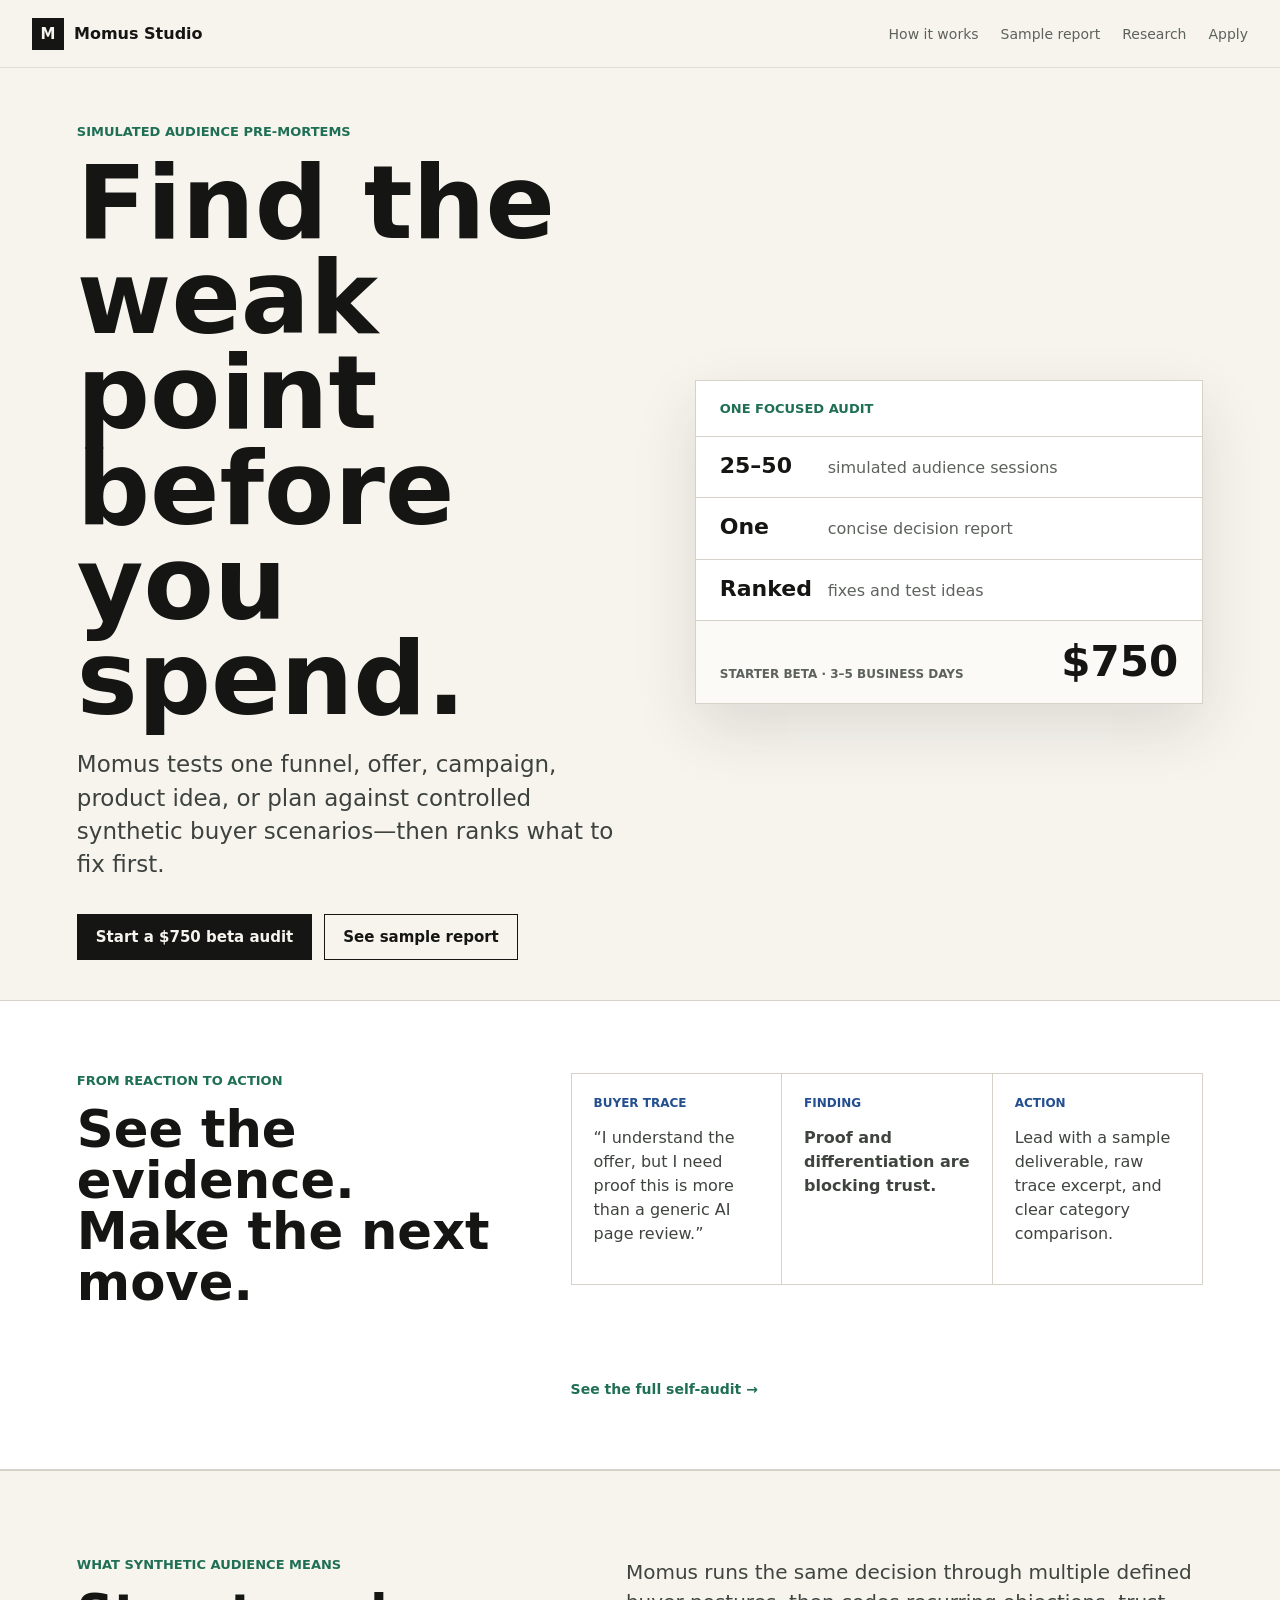
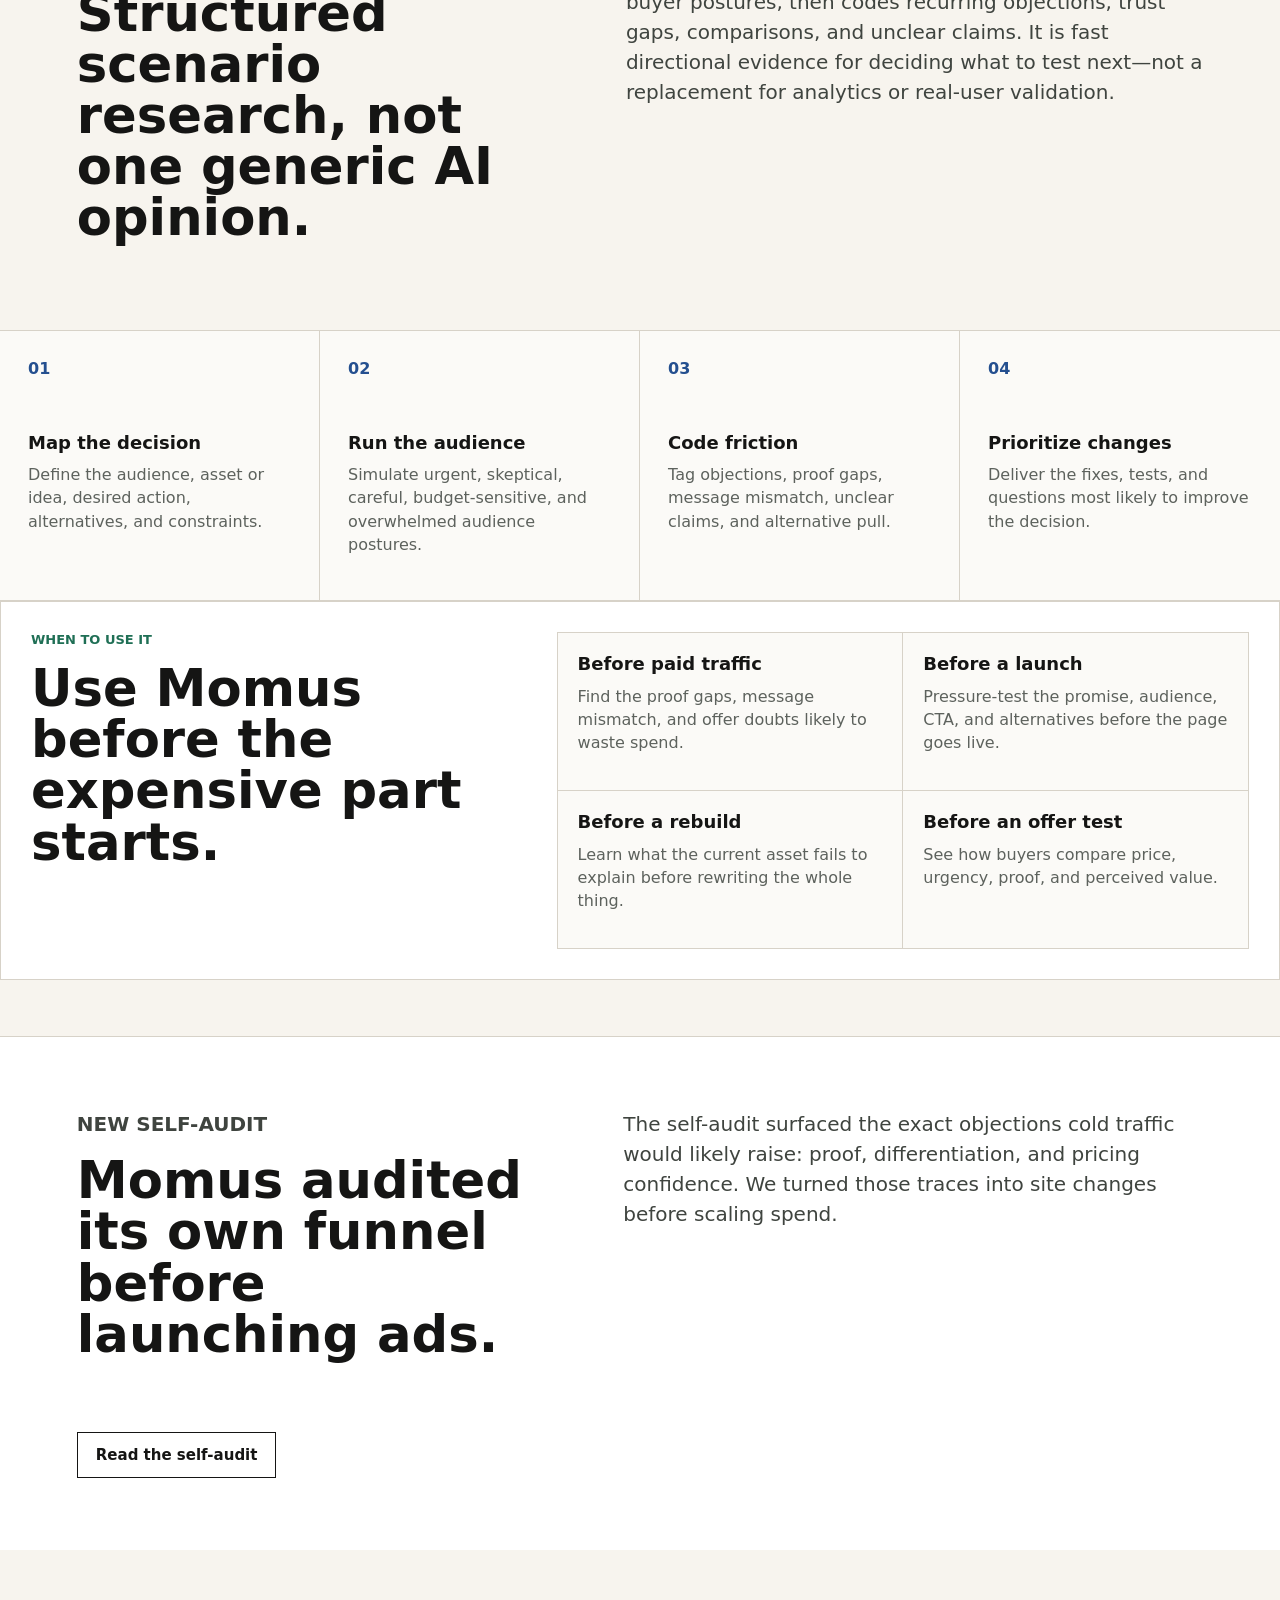
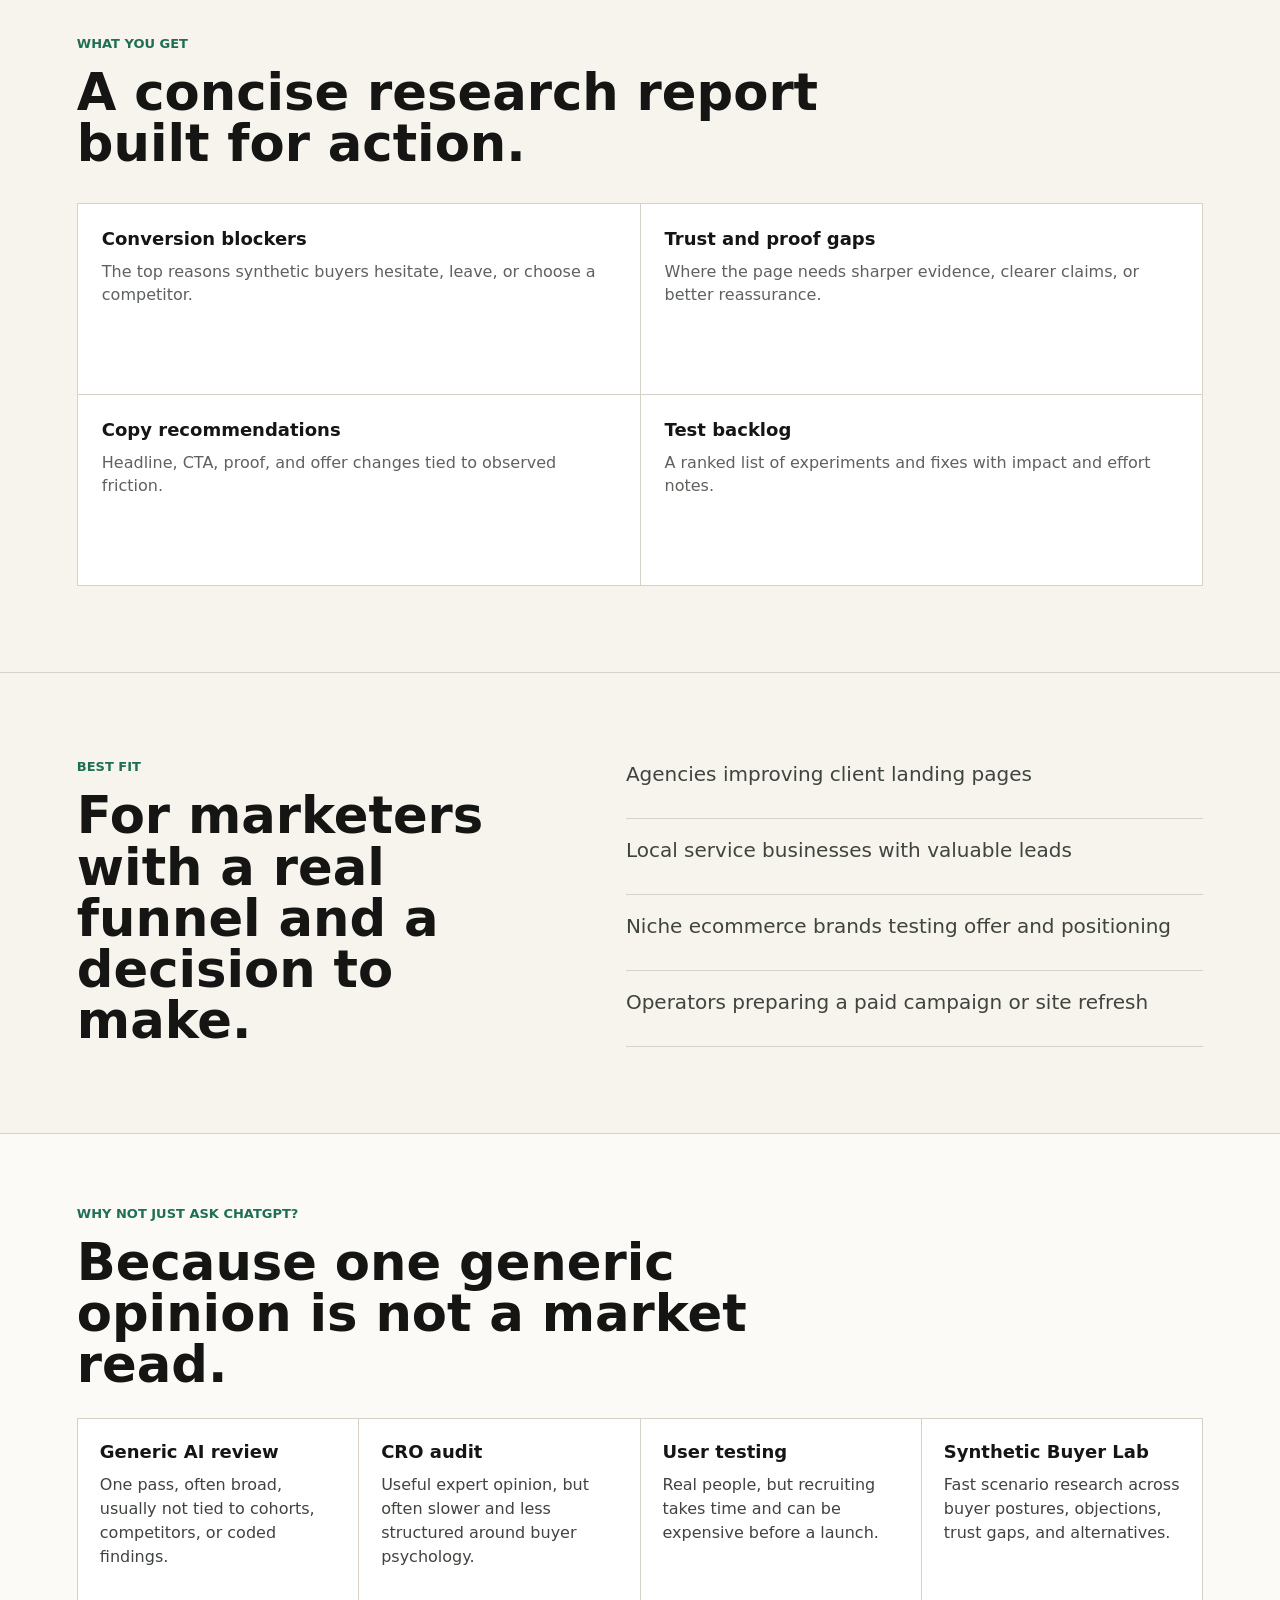
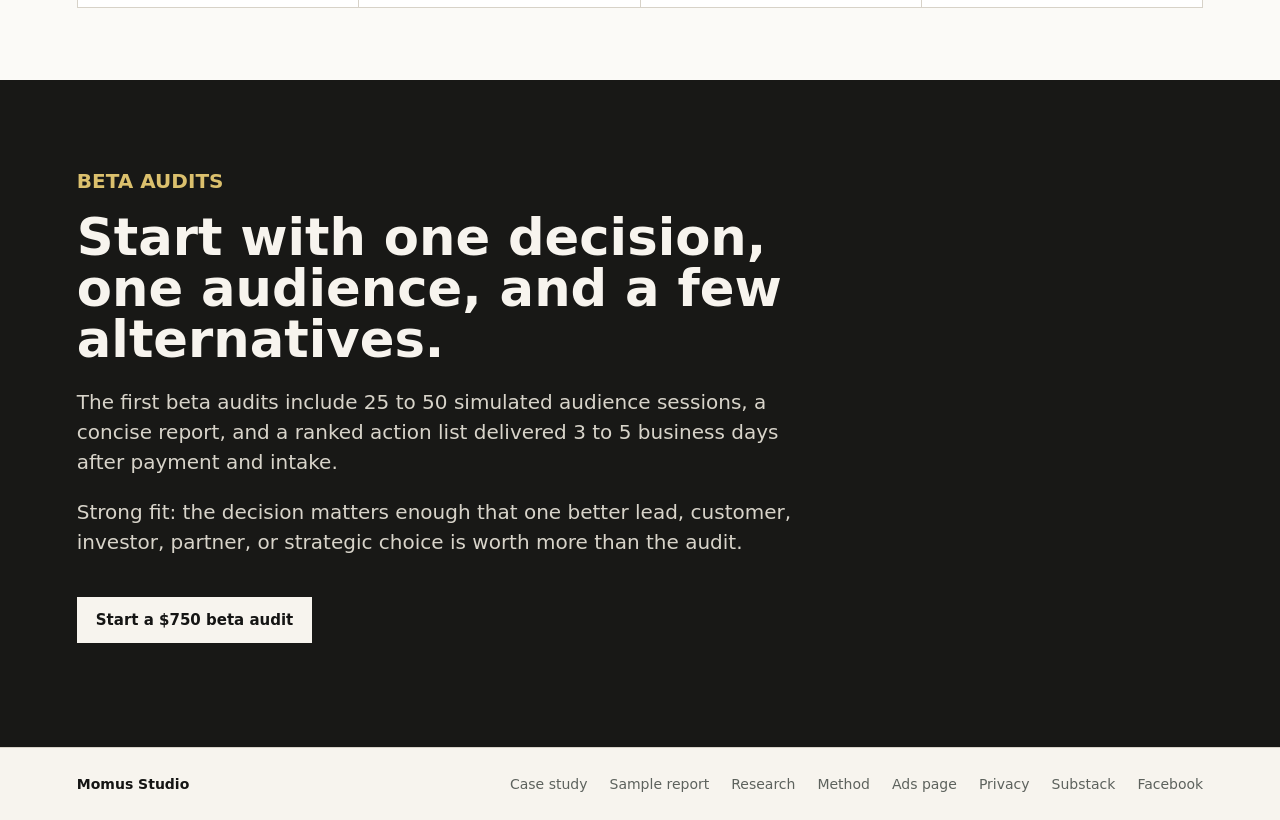
<file: index.html>
<!doctype html>
<html lang="en">
  <head>
    <meta charset="utf-8" />
    <meta name="viewport" content="width=device-width, initial-scale=1" />
    <title>Momus Studio | Synthetic Buyer Research</title>
    <meta
      name="description"
      content="Momus Studio runs simulated audience pre-mortems for funnels, offers, campaigns, product ideas, and business plans so you can find likely failure points before the market tells you."
    />
    <link rel="stylesheet" href="./styles.css" />
    <script src="./analytics.js" defer></script>
  </head>
  <body>
    <header class="site-header">
      <a class="brand" href="#top" aria-label="Momus Studio home">
        <span class="brand-mark">M</span>
        <span>Momus Studio</span>
      </a>
      <nav aria-label="Primary navigation">
        <a href="./method.html">How it works</a>
        <a href="./sample-report.html">Sample report</a>
        <a href="./research.html">Research</a>
        <a href="./apply.html">Apply</a>
      </nav>
    </header>

    <main id="top">
      <section class="hero" aria-labelledby="hero-title">
        <div class="hero-copy">
          <p class="eyebrow">Simulated audience pre-mortems</p>
          <h1 id="hero-title">Find the weak point before you spend.</h1>
          <p class="lede">
            Momus tests one funnel, offer, campaign, product idea, or plan against controlled
            synthetic buyer scenarios—then ranks what to fix first.
          </p>
          <div class="actions" aria-label="Primary actions">
            <a class="button primary" href="./apply.html">Start a $750 beta audit</a>
            <a class="button secondary" href="./sample-report.html">See sample report</a>
          </div>
        </div>
        <div class="hero-offer" aria-label="Beta audit at a glance">
          <p class="section-label">One focused audit</p>
          <ul>
            <li><strong>25–50</strong><span>simulated audience sessions</span></li>
            <li><strong>One</strong><span>concise decision report</span></li>
            <li><strong>Ranked</strong><span>fixes and test ideas</span></li>
          </ul>
          <div class="hero-offer-price">
            <span>Starter beta · 3–5 business days</span>
            <strong>$750</strong>
          </div>
        </div>
      </section>

      <section class="proof-path proof-path-early" aria-label="Trace to recommendation example">
        <div>
          <p class="section-label">From reaction to action</p>
          <h2>See the evidence. Make the next move.</h2>
        </div>
        <div class="proof-steps">
          <article>
            <span>Buyer trace</span>
            <p>“I understand the offer, but I need proof this is more than a generic AI page review.”</p>
          </article>
          <article>
            <span>Finding</span>
            <p><strong>Proof and differentiation are blocking trust.</strong></p>
          </article>
          <article>
            <span>Action</span>
            <p>Lead with a sample deliverable, raw trace excerpt, and clear category comparison.</p>
          </article>
        </div>
        <a class="proof-link" href="./case-study.html">See the full self-audit →</a>
      </section>

      <section class="intro" id="lab">
        <div>
          <p class="section-label">What synthetic audience means</p>
          <h2>Structured scenario research, not one generic AI opinion.</h2>
        </div>
        <p>
          Momus runs the same decision through multiple defined buyer postures, then codes recurring
          objections, trust gaps, comparisons, and unclear claims. It is fast directional evidence
          for deciding what to test next—not a replacement for analytics or real-user validation.
        </p>
      </section>

      <section class="process" aria-label="Synthetic Buyer Lab process">
        <article>
          <span>01</span>
          <h3>Map the decision</h3>
          <p>Define the audience, asset or idea, desired action, alternatives, and constraints.</p>
        </article>
        <article>
          <span>02</span>
          <h3>Run the audience</h3>
          <p>Simulate urgent, skeptical, careful, budget-sensitive, and overwhelmed audience postures.</p>
        </article>
        <article>
          <span>03</span>
          <h3>Code friction</h3>
          <p>Tag objections, proof gaps, message mismatch, unclear claims, and alternative pull.</p>
        </article>
        <article>
          <span>04</span>
          <h3>Prioritize changes</h3>
          <p>Deliver the fixes, tests, and questions most likely to improve the decision.</p>
        </article>
      </section>

      <section class="use-case-band compact-use-cases" aria-labelledby="use-cases-title">
        <div>
          <p class="section-label">When to use it</p>
          <h2 id="use-cases-title">Use Momus before the expensive part starts.</h2>
        </div>
        <div class="use-case-grid">
          <article>
            <h3>Before paid traffic</h3>
            <p>Find the proof gaps, message mismatch, and offer doubts likely to waste spend.</p>
          </article>
          <article>
            <h3>Before a launch</h3>
            <p>Pressure-test the promise, audience, CTA, and alternatives before the page goes live.</p>
          </article>
          <article>
            <h3>Before a rebuild</h3>
            <p>Learn what the current asset fails to explain before rewriting the whole thing.</p>
          </article>
          <article>
            <h3>Before an offer test</h3>
            <p>See how buyers compare price, urgency, proof, and perceived value.</p>
          </article>
        </div>
      </section>

      <section class="case-promo" aria-label="Momus Studio self-audit case study">
        <div>
          <p class="section-label">New self-audit</p>
          <h2>Momus audited its own funnel before launching ads.</h2>
        </div>
        <p>
          The self-audit surfaced the exact objections cold traffic would likely raise: proof,
          differentiation, and pricing confidence. We turned those traces into site changes before
          scaling spend.
        </p>
        <a class="button secondary" href="./case-study.html">Read the self-audit</a>
      </section>

      <section class="deliverables" id="deliverables">
        <p class="section-label">What you get</p>
        <h2>A concise research report built for action.</h2>
        <div class="deliverable-grid">
          <div>
            <h3>Conversion blockers</h3>
            <p>The top reasons synthetic buyers hesitate, leave, or choose a competitor.</p>
          </div>
          <div>
            <h3>Trust and proof gaps</h3>
            <p>Where the page needs sharper evidence, clearer claims, or better reassurance.</p>
          </div>
          <div>
            <h3>Copy recommendations</h3>
            <p>Headline, CTA, proof, and offer changes tied to observed friction.</p>
          </div>
          <div>
            <h3>Test backlog</h3>
            <p>A ranked list of experiments and fixes with impact and effort notes.</p>
          </div>
        </div>
      </section>

      <section class="fit">
        <div>
          <p class="section-label">Best fit</p>
          <h2>For marketers with a real funnel and a decision to make.</h2>
        </div>
        <ul>
          <li>Agencies improving client landing pages</li>
          <li>Local service businesses with valuable leads</li>
          <li>Niche ecommerce brands testing offer and positioning</li>
          <li>Operators preparing a paid campaign or site refresh</li>
        </ul>
      </section>

      <section class="comparison">
        <p class="section-label">Why not just ask ChatGPT?</p>
        <h2>Because one generic opinion is not a market read.</h2>
        <div class="comparison-grid">
          <div>
            <h3>Generic AI review</h3>
            <p>One pass, often broad, usually not tied to cohorts, competitors, or coded findings.</p>
          </div>
          <div>
            <h3>CRO audit</h3>
            <p>Useful expert opinion, but often slower and less structured around buyer psychology.</p>
          </div>
          <div>
            <h3>User testing</h3>
            <p>Real people, but recruiting takes time and can be expensive before a launch.</p>
          </div>
          <div>
            <h3>Synthetic Buyer Lab</h3>
            <p>Fast scenario research across buyer postures, objections, trust gaps, and alternatives.</p>
          </div>
        </div>
      </section>

      <section class="closing" id="contact">
        <p class="section-label">Beta audits</p>
        <h2>Start with one decision, one audience, and a few alternatives.</h2>
        <p>
          The first beta audits include 25 to 50 simulated audience sessions, a concise report,
          and a ranked action list delivered 3 to 5 business days after payment and intake.
        </p>
        <p>
          Strong fit: the decision matters enough that one better lead, customer, investor, partner,
          or strategic choice is worth more than the audit.
        </p>
        <a class="button primary" href="./apply.html">Start a $750 beta audit</a>
      </section>
    </main>
    <footer class="site-footer">
      <span>Momus Studio</span>
      <nav aria-label="Footer navigation">
        <a href="./case-study.html">Case study</a>
        <a href="./sample-report.html">Sample report</a>
        <a href="./research.html">Research</a>
        <a href="./method.html">Method</a>
        <a href="./paid-traffic.html">Ads page</a>
        <a href="./privacy.html">Privacy</a>
        <a href="https://momusresearch.substack.com/" target="_blank" rel="noreferrer">Substack</a>
        <a href="https://www.facebook.com/momusresearch" target="_blank" rel="noreferrer">Facebook</a>
      </nav>
    </footer>
  </body>
</html>
</file>
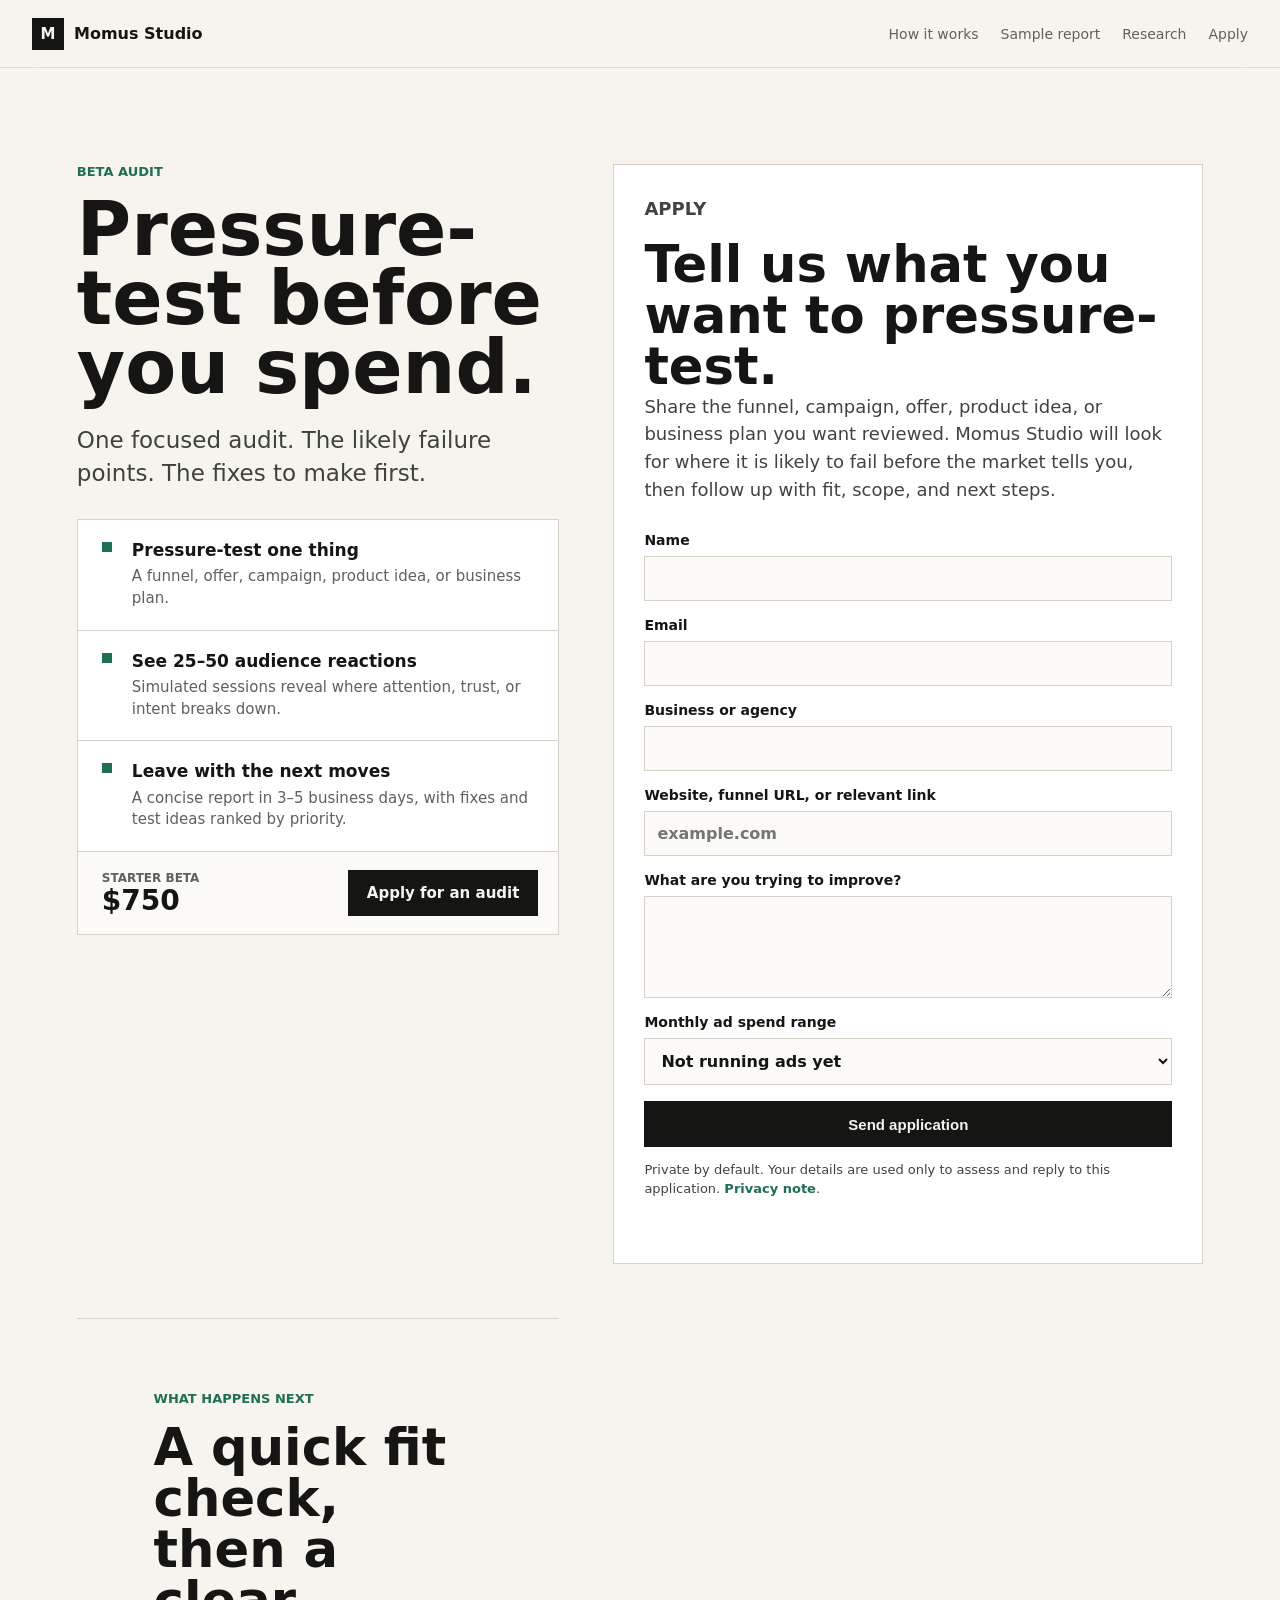
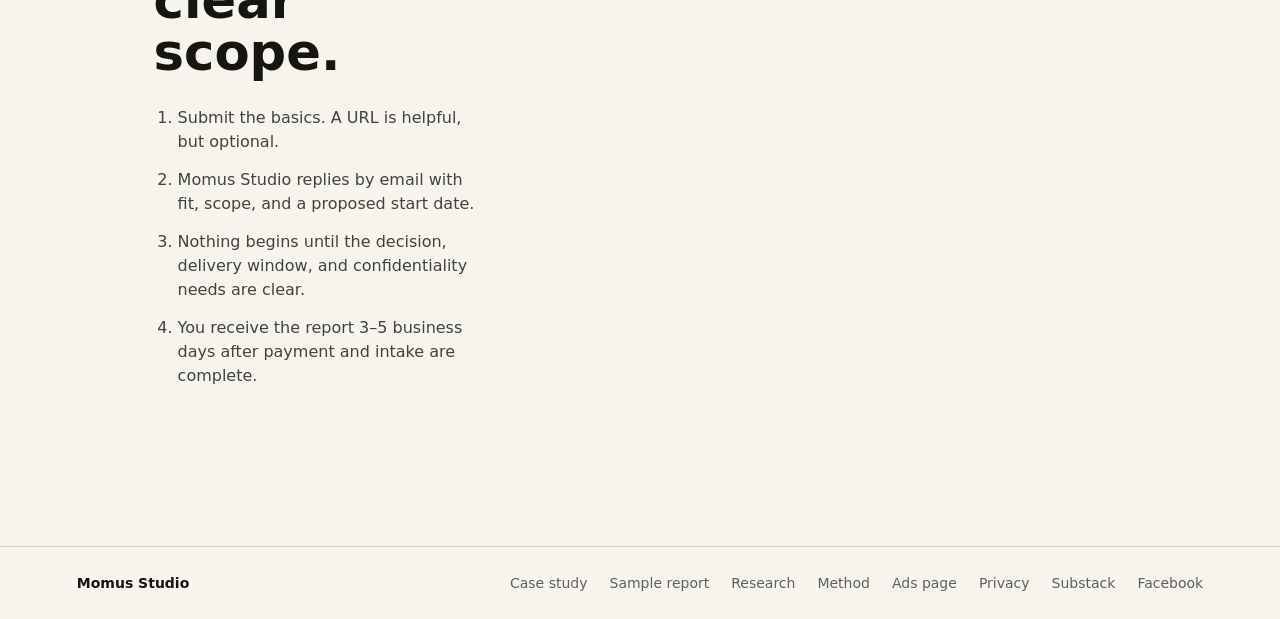
<file: apply.html>
<!doctype html>
<html lang="en">
  <head>
    <meta charset="utf-8" />
    <meta name="viewport" content="width=device-width, initial-scale=1" />
    <title>Apply for Beta Audit | Momus Studio</title>
    <meta
      name="description"
      content="Apply for a Momus Studio Synthetic Buyer Lab beta audit."
    />
    <link rel="stylesheet" href="./styles.css" />
    <script src="./analytics.js" defer></script>
  </head>
  <body>
    <header class="site-header">
      <a class="brand" href="./index.html" aria-label="Momus Studio home">
        <span class="brand-mark">M</span>
        <span>Momus Studio</span>
      </a>
      <nav aria-label="Primary navigation">
        <a href="./method.html">How it works</a>
        <a href="./sample-report.html">Sample report</a>
        <a href="./research.html">Research</a>
        <a href="./apply.html">Apply</a>
      </nav>
    </header>

    <main class="page-shell split-page">
      <section class="page-hero compact-hero">
        <p class="eyebrow">Beta audit</p>
        <h1>Pressure-test before you spend.</h1>
        <p class="hero-summary">One focused audit. The likely failure points. The fixes to make first.</p>
        <div class="audit-brief" aria-label="Beta audit at a glance">
          <ul>
            <li>
              <strong>Pressure-test one thing</strong>
              <span>A funnel, offer, campaign, product idea, or business plan.</span>
            </li>
            <li>
              <strong>See 25–50 audience reactions</strong>
              <span>Simulated sessions reveal where attention, trust, or intent breaks down.</span>
            </li>
            <li>
              <strong>Leave with the next moves</strong>
              <span>A concise report in 3–5 business days, with fixes and test ideas ranked by priority.</span>
            </li>
          </ul>
          <div class="audit-brief-footer">
            <p><span>Starter beta</span><strong>$750</strong></p>
            <a class="button primary" href="#beta-form">Apply for an audit</a>
          </div>
        </div>
      </section>

      <section class="form-section" aria-labelledby="form-title">
        <div>
          <p class="section-label">Apply</p>
          <h2 id="form-title">Tell us what you want to pressure-test.</h2>
          <p>
            Share the funnel, campaign, offer, product idea, or business plan you want reviewed.
            Momus Studio will look for where it is likely to fail before the market tells you, then
            follow up with fit, scope, and next steps.
          </p>
        </div>
        <form
          id="beta-form"
          class="beta-form"
          action="https://formsubmit.co/ajax/momusresearch@gmail.com"
          method="post"
        >
          <input type="hidden" name="_subject" value="Synthetic Buyer Lab beta application" />
          <input type="hidden" name="_honey" value="" />
          <label>
            Name
            <input name="name" autocomplete="name" />
          </label>
          <label>
            Email
            <input name="email" type="email" autocomplete="email" required />
          </label>
          <label>
            Business or agency
            <input name="business" />
          </label>
          <label>
            Website, funnel URL, or relevant link
            <input name="url" type="text" inputmode="url" placeholder="example.com" />
          </label>
          <label>
            What are you trying to improve?
            <textarea name="goal" rows="4"></textarea>
          </label>
          <label>
            Monthly ad spend range
            <select name="spend">
              <option value="Not running ads yet">Not running ads yet</option>
              <option value="$1k-$5k">$1k-$5k</option>
              <option value="$5k-$20k">$5k-$20k</option>
              <option value="$20k+">$20k+</option>
            </select>
          </label>
          <button class="button primary" type="submit" data-event="form_submit_click" data-label="application submit">Send application</button>
          <p class="form-trust">Private by default. Your details are used only to assess and reply to this application. <a href="./privacy.html">Privacy note</a>.</p>
          <p class="form-note" id="form-note" role="status" aria-live="polite"></p>
        </form>
      </section>

      <section class="next-steps" aria-labelledby="next-title">
        <p class="section-label">What happens next</p>
        <h2 id="next-title">A quick fit check, then a clear scope.</h2>
        <ol>
          <li>Submit the basics. A URL is helpful, but optional.</li>
          <li>Momus Studio replies by email with fit, scope, and a proposed start date.</li>
          <li>Nothing begins until the decision, delivery window, and confidentiality needs are clear.</li>
          <li>You receive the report 3–5 business days after payment and intake are complete.</li>
        </ol>
      </section>
    </main>

    <footer class="site-footer">
      <span>Momus Studio</span>
      <nav aria-label="Footer navigation">
        <a href="./case-study.html">Case study</a>
        <a href="./sample-report.html">Sample report</a>
        <a href="./research.html">Research</a>
        <a href="./method.html">Method</a>
        <a href="./paid-traffic.html">Ads page</a>
        <a href="./privacy.html">Privacy</a>
        <a href="https://momusresearch.substack.com/" target="_blank" rel="noreferrer">Substack</a>
        <a href="https://www.facebook.com/momusresearch" target="_blank" rel="noreferrer">Facebook</a>
      </nav>
    </footer>

    <script>
      const form = document.querySelector("#beta-form");
      const note = document.querySelector("#form-note");

      form.addEventListener("submit", async (event) => {
        event.preventDefault();
        const data = new FormData(form);
        const button = form.querySelector('button[type="submit"]');
        button.disabled = true;
        button.textContent = "Sending…";
        note.textContent = "";
        window.momusTrack?.("form_submit", {
          form_id: "beta-form",
          has_name: Boolean(data.get("name")),
          has_business: Boolean(data.get("business")),
          has_url: Boolean(data.get("url")),
          has_goal: Boolean(data.get("goal")),
          spend: data.get("spend"),
        });
        try {
          const response = await fetch(form.action, {
            method: "POST",
            body: data,
            headers: { Accept: "application/json" },
          });
          const result = await response.json();
          if (!response.ok || (result.success !== true && result.success !== "true")) {
            throw new Error(result.message || "Submission failed");
          }
          form.reset();
          note.textContent = "Application sent. Momus Studio will reply by email with fit and next steps.";
          window.momusTrack?.("form_submit_success", { form_id: "beta-form" });
        } catch (error) {
          note.innerHTML = 'The form could not send. Email <a href="mailto:momusresearch@gmail.com">momusresearch@gmail.com</a> instead.';
          window.momusTrack?.("form_submit_error", { form_id: "beta-form" });
        } finally {
          button.disabled = false;
          button.textContent = "Send application";
        }
      });
    </script>
  </body>
</html>
</file>
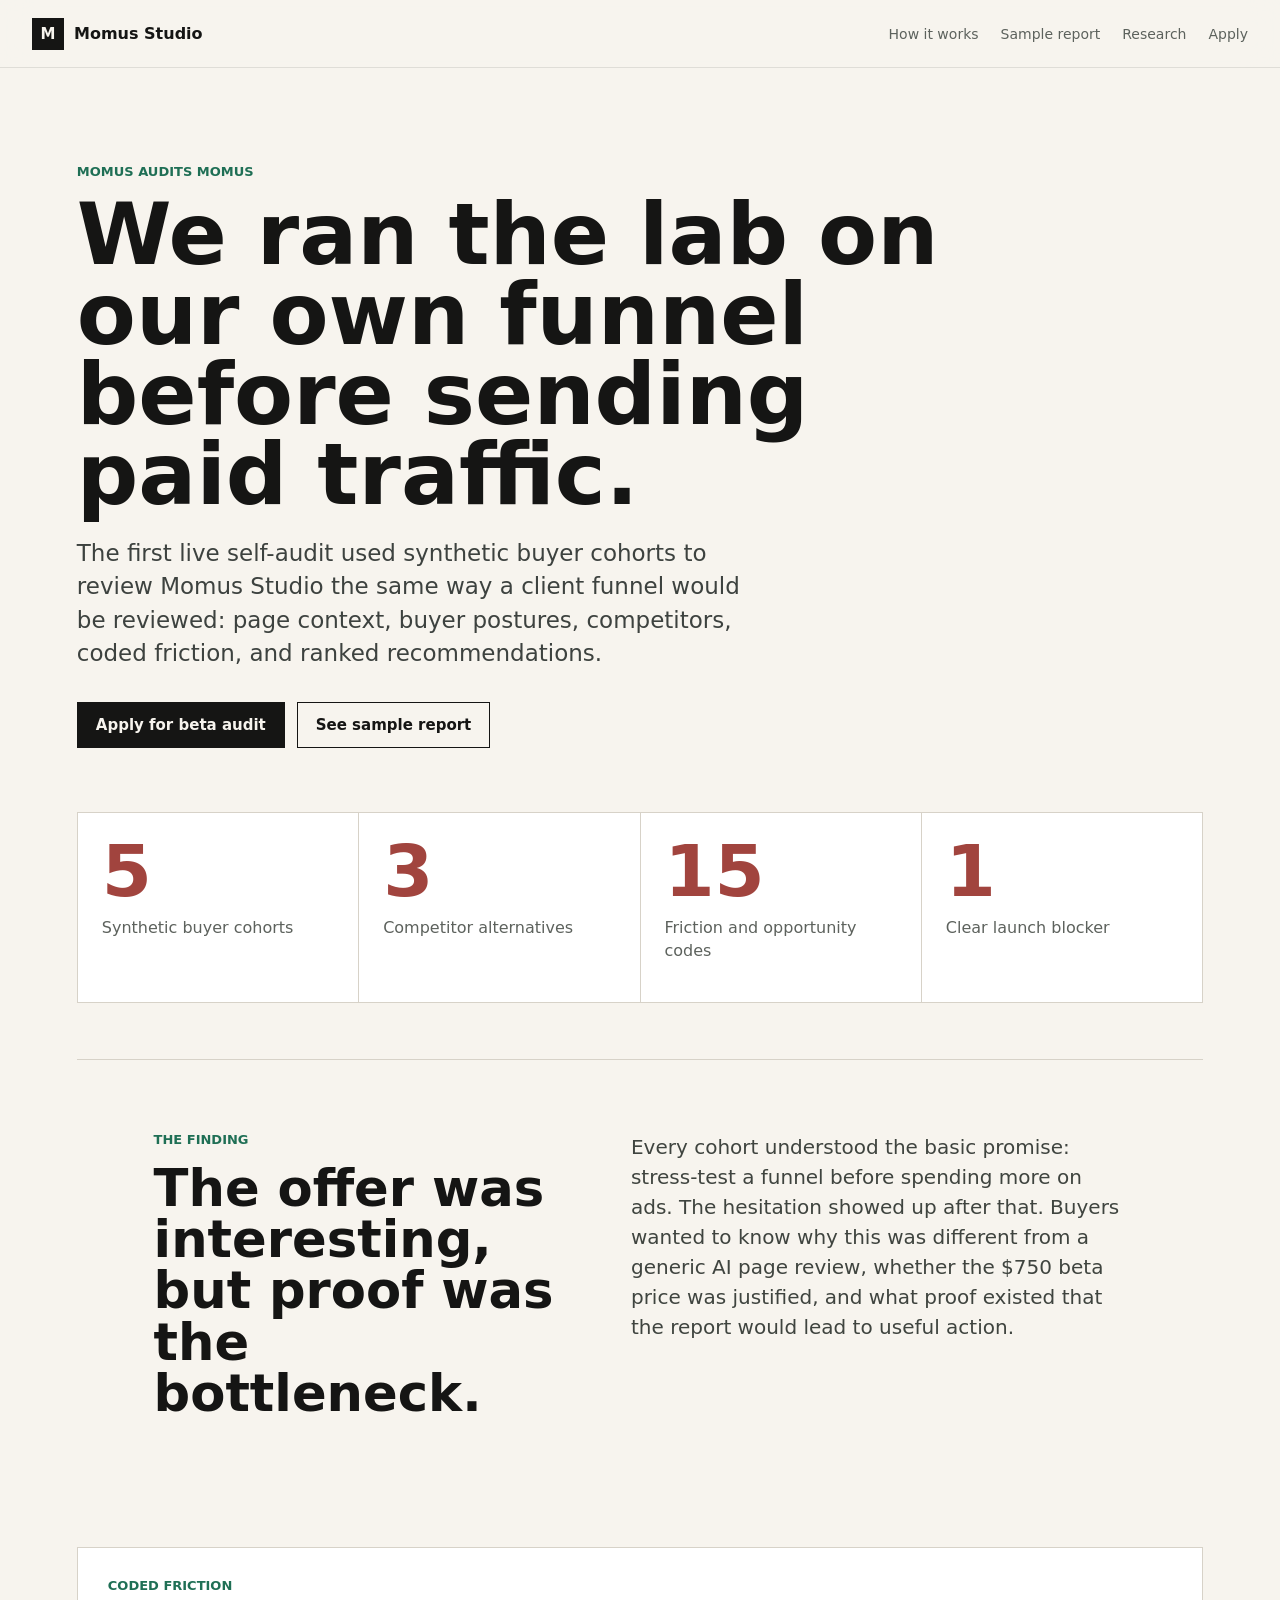
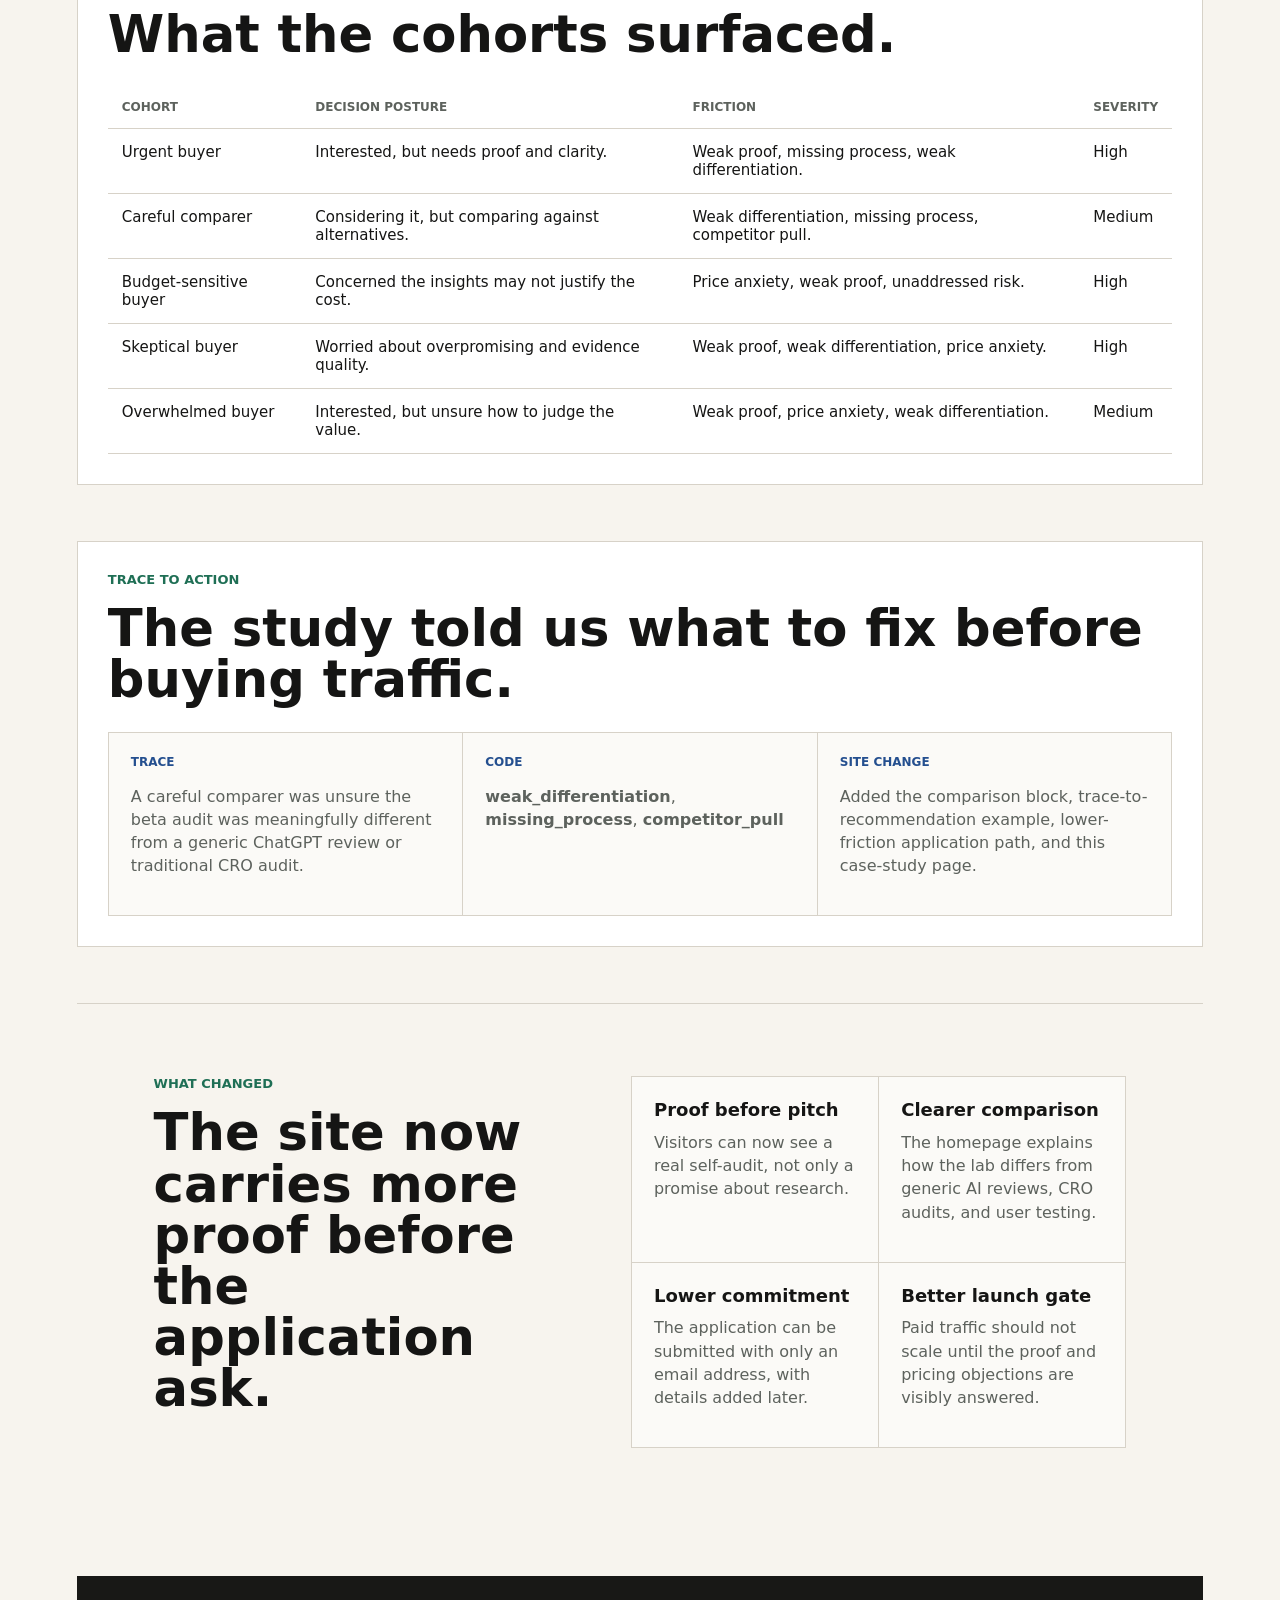
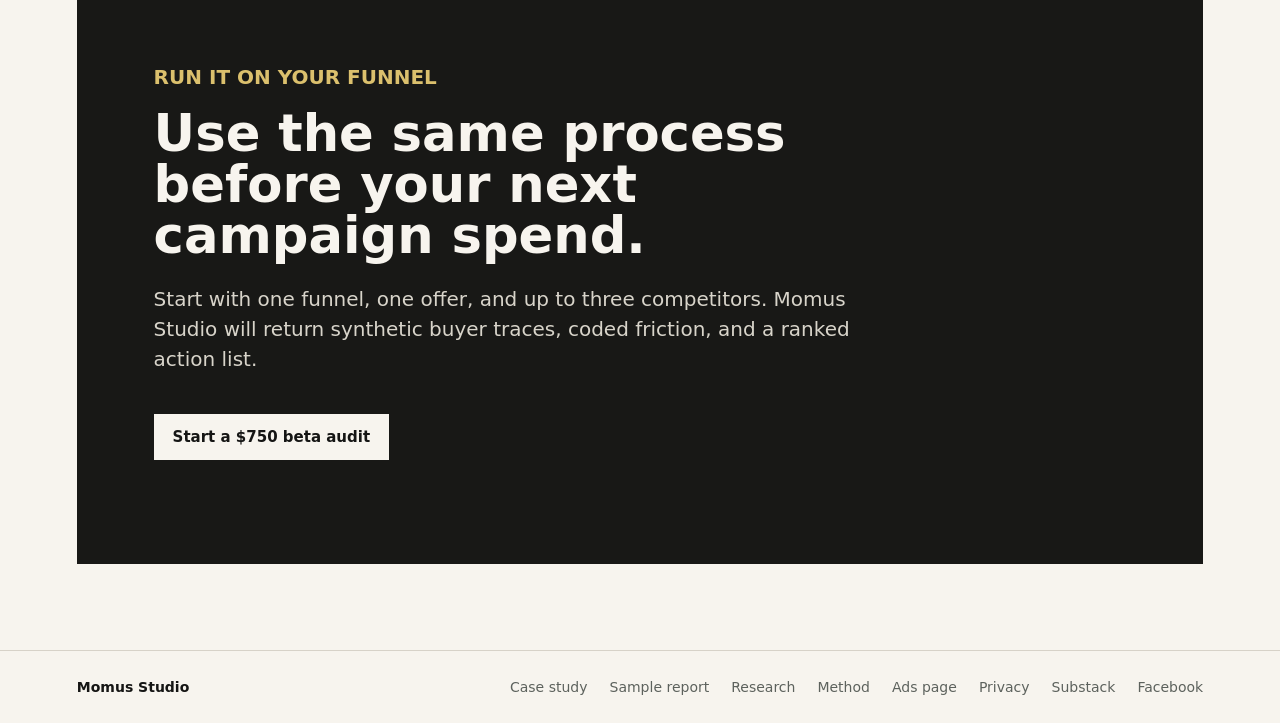
<file: case-study.html>
<!doctype html>
<html lang="en">
  <head>
    <meta charset="utf-8" />
    <meta name="viewport" content="width=device-width, initial-scale=1" />
    <title>Momus Audits Momus | Momus Studio</title>
    <meta
      name="description"
      content="A Momus Studio self-audit showing how synthetic buyer cohorts found proof, differentiation, and pricing friction before paid traffic launched."
    />
    <link rel="stylesheet" href="./styles.css" />
    <script src="./analytics.js" defer></script>
  </head>
  <body>
    <header class="site-header">
      <a class="brand" href="./index.html" aria-label="Momus Studio home">
        <span class="brand-mark">M</span>
        <span>Momus Studio</span>
      </a>
      <nav aria-label="Primary navigation">
        <a href="./method.html">How it works</a>
        <a href="./sample-report.html">Sample report</a>
        <a href="./research.html">Research</a>
        <a href="./apply.html">Apply</a>
      </nav>
    </header>

    <main class="page-shell">
      <section class="page-hero case-hero">
        <p class="eyebrow">Momus audits Momus</p>
        <h1>We ran the lab on our own funnel before sending paid traffic.</h1>
        <p class="lede">
          The first live self-audit used synthetic buyer cohorts to review Momus Studio the same
          way a client funnel would be reviewed: page context, buyer postures, competitors, coded
          friction, and ranked recommendations.
        </p>
        <div class="actions">
          <a class="button primary" href="./apply.html">Apply for beta audit</a>
          <a class="button secondary" href="./sample-report.html">See sample report</a>
        </div>
      </section>

      <section class="case-metrics" aria-label="Study setup">
        <div>
          <span>5</span>
          <p>Synthetic buyer cohorts</p>
        </div>
        <div>
          <span>3</span>
          <p>Competitor alternatives</p>
        </div>
        <div>
          <span>15</span>
          <p>Friction and opportunity codes</p>
        </div>
        <div>
          <span>1</span>
          <p>Clear launch blocker</p>
        </div>
      </section>

      <section class="case-summary">
        <div>
          <p class="section-label">The finding</p>
          <h2>The offer was interesting, but proof was the bottleneck.</h2>
        </div>
        <p>
          Every cohort understood the basic promise: stress-test a funnel before spending more on
          ads. The hesitation showed up after that. Buyers wanted to know why this was different
          from a generic AI page review, whether the $750 beta price was justified, and what proof
          existed that the report would lead to useful action.
        </p>
      </section>

      <section class="case-table-section" aria-labelledby="case-table-title">
        <p class="section-label">Coded friction</p>
        <h2 id="case-table-title">What the cohorts surfaced.</h2>
        <div class="table-wrap">
          <table>
            <thead>
              <tr>
                <th>Cohort</th>
                <th>Decision posture</th>
                <th>Friction</th>
                <th>Severity</th>
              </tr>
            </thead>
            <tbody>
              <tr>
                <td>Urgent buyer</td>
                <td>Interested, but needs proof and clarity.</td>
                <td>Weak proof, missing process, weak differentiation.</td>
                <td>High</td>
              </tr>
              <tr>
                <td>Careful comparer</td>
                <td>Considering it, but comparing against alternatives.</td>
                <td>Weak differentiation, missing process, competitor pull.</td>
                <td>Medium</td>
              </tr>
              <tr>
                <td>Budget-sensitive buyer</td>
                <td>Concerned the insights may not justify the cost.</td>
                <td>Price anxiety, weak proof, unaddressed risk.</td>
                <td>High</td>
              </tr>
              <tr>
                <td>Skeptical buyer</td>
                <td>Worried about overpromising and evidence quality.</td>
                <td>Weak proof, weak differentiation, price anxiety.</td>
                <td>High</td>
              </tr>
              <tr>
                <td>Overwhelmed buyer</td>
                <td>Interested, but unsure how to judge the value.</td>
                <td>Weak proof, price anxiety, weak differentiation.</td>
                <td>Medium</td>
              </tr>
            </tbody>
          </table>
        </div>
      </section>

      <section class="case-trace">
        <p class="section-label">Trace to action</p>
        <h2>The study told us what to fix before buying traffic.</h2>
        <div class="case-trace-grid">
          <article>
            <span>Trace</span>
            <p>
              A careful comparer was unsure the beta audit was meaningfully different from a
              generic ChatGPT review or traditional CRO audit.
            </p>
          </article>
          <article>
            <span>Code</span>
            <p><strong>weak_differentiation</strong>, <strong>missing_process</strong>, <strong>competitor_pull</strong></p>
          </article>
          <article>
            <span>Site change</span>
            <p>
              Added the comparison block, trace-to-recommendation example, lower-friction
              application path, and this case-study page.
            </p>
          </article>
        </div>
      </section>

      <section class="case-recommendations">
        <div>
          <p class="section-label">What changed</p>
          <h2>The site now carries more proof before the application ask.</h2>
        </div>
        <div class="case-list">
          <article>
            <h3>Proof before pitch</h3>
            <p>Visitors can now see a real self-audit, not only a promise about research.</p>
          </article>
          <article>
            <h3>Clearer comparison</h3>
            <p>The homepage explains how the lab differs from generic AI reviews, CRO audits, and user testing.</p>
          </article>
          <article>
            <h3>Lower commitment</h3>
            <p>The application can be submitted with only an email address, with details added later.</p>
          </article>
          <article>
            <h3>Better launch gate</h3>
            <p>Paid traffic should not scale until the proof and pricing objections are visibly answered.</p>
          </article>
        </div>
      </section>

      <section class="closing" id="contact">
        <p class="section-label">Run it on your funnel</p>
        <h2>Use the same process before your next campaign spend.</h2>
        <p>
          Start with one funnel, one offer, and up to three competitors. Momus Studio will return
          synthetic buyer traces, coded friction, and a ranked action list.
        </p>
        <a class="button primary" href="./apply.html">Start a $750 beta audit</a>
      </section>
    </main>

    <footer class="site-footer">
      <span>Momus Studio</span>
      <nav aria-label="Footer navigation">
        <a href="./case-study.html">Case study</a>
        <a href="./sample-report.html">Sample report</a>
        <a href="./research.html">Research</a>
        <a href="./method.html">Method</a>
        <a href="./paid-traffic.html">Ads page</a>
        <a href="./privacy.html">Privacy</a>
        <a href="https://momusresearch.substack.com/" target="_blank" rel="noreferrer">Substack</a>
        <a href="https://www.facebook.com/momusresearch" target="_blank" rel="noreferrer">Facebook</a>
      </nav>
    </footer>
  </body>
</html>
</file>
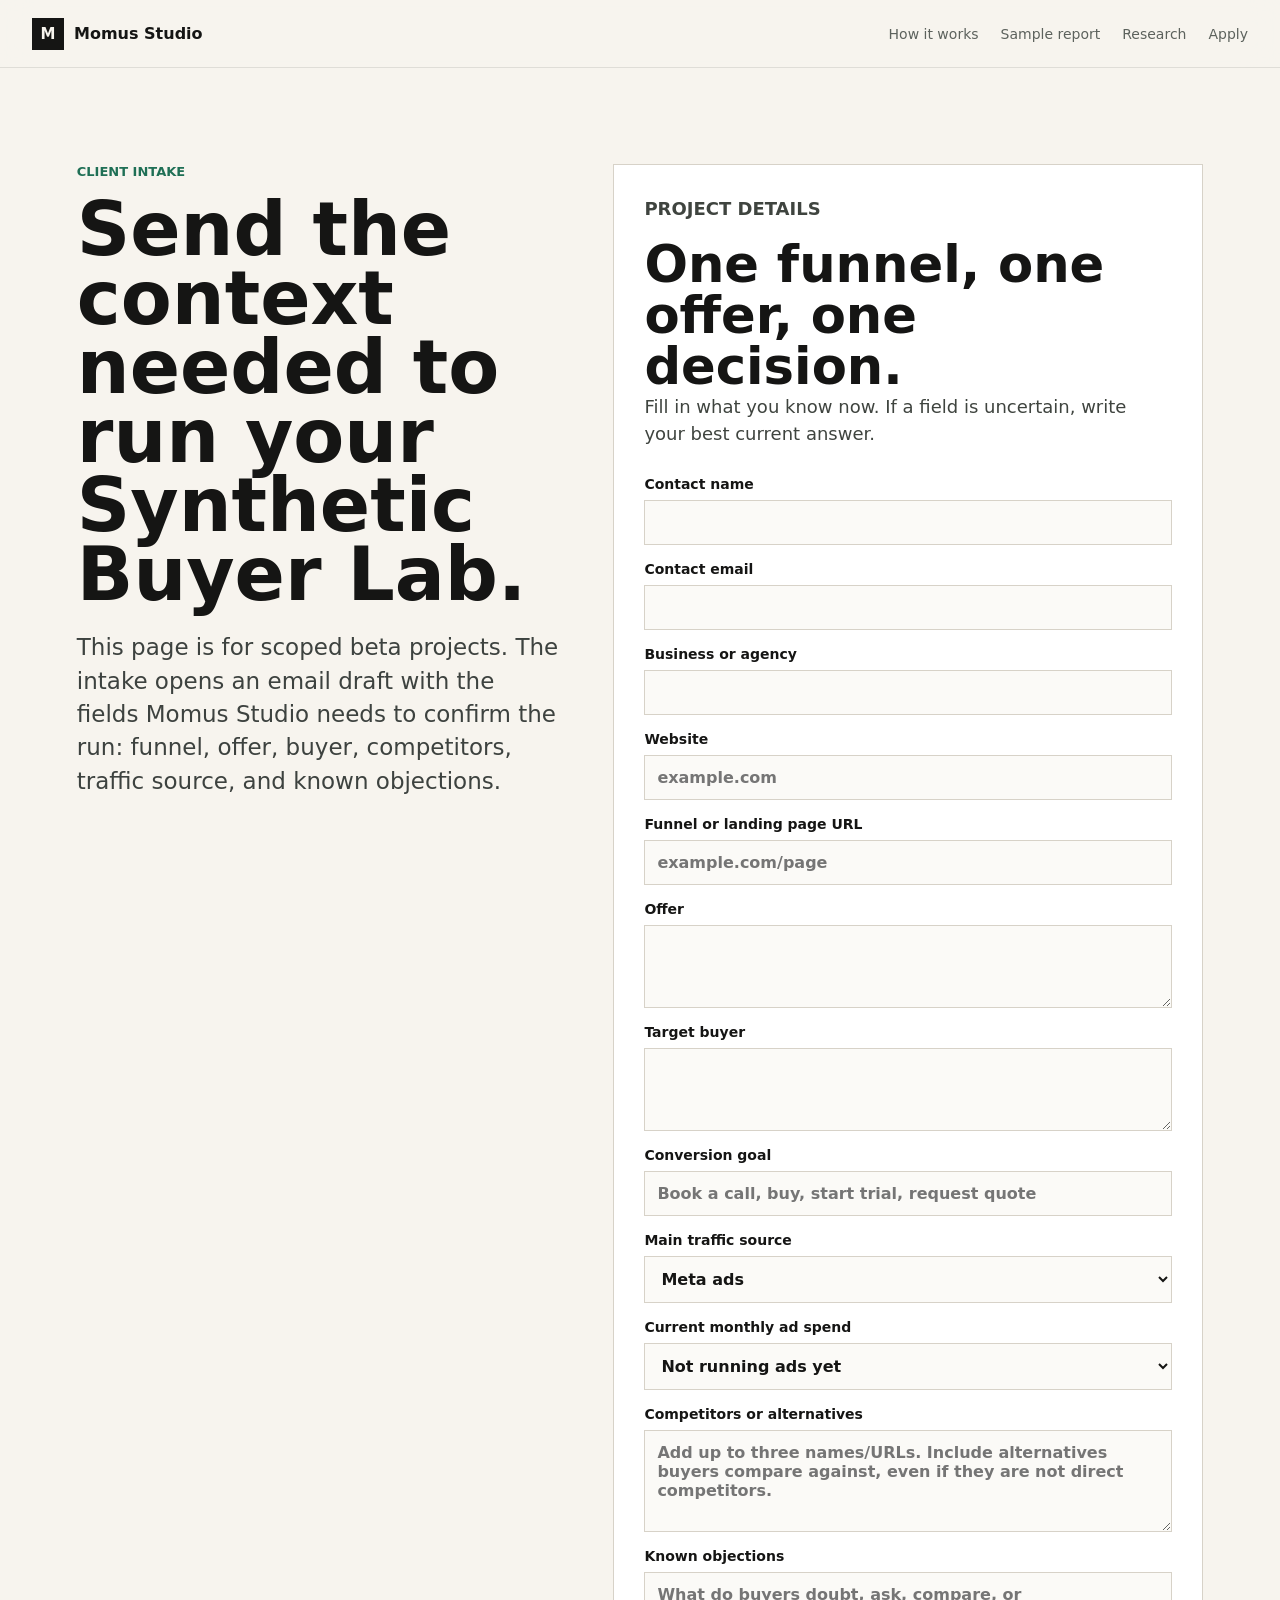
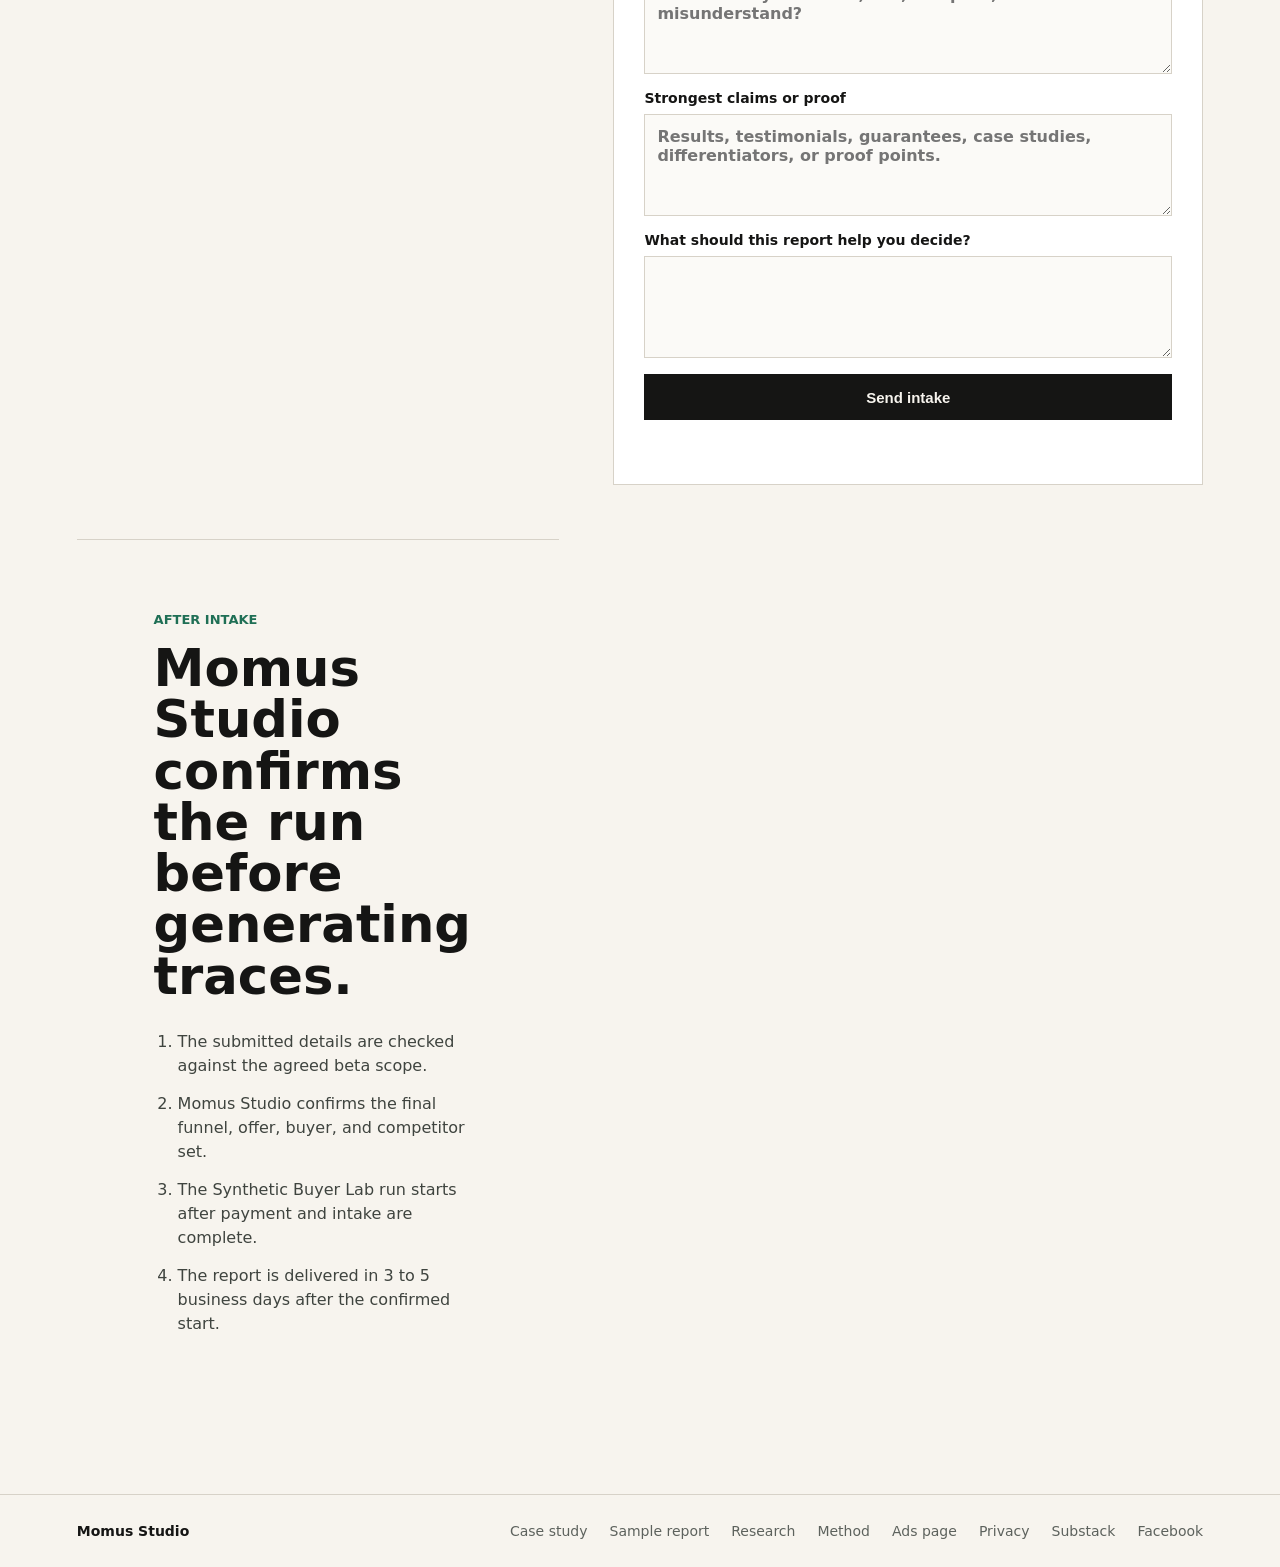
<file: intake.html>
<!doctype html>
<html lang="en">
  <head>
    <meta charset="utf-8" />
    <meta name="viewport" content="width=device-width, initial-scale=1" />
    <meta name="robots" content="noindex, nofollow" />
    <title>Client Intake | Momus Studio</title>
    <meta
      name="description"
      content="Momus Studio client intake for Synthetic Buyer Lab beta projects."
    />
    <link rel="stylesheet" href="./styles.css" />
    <script src="./analytics.js" defer></script>
  </head>
  <body>
    <header class="site-header">
      <a class="brand" href="./index.html" aria-label="Momus Studio home">
        <span class="brand-mark">M</span>
        <span>Momus Studio</span>
      </a>
      <nav aria-label="Primary navigation">
        <a href="./method.html">How it works</a>
        <a href="./sample-report.html">Sample report</a>
        <a href="./research.html">Research</a>
        <a href="./apply.html">Apply</a>
      </nav>
    </header>

    <main class="page-shell split-page intake-page">
      <section class="page-hero compact-hero">
        <p class="eyebrow">Client intake</p>
        <h1>Send the context needed to run your Synthetic Buyer Lab.</h1>
        <p class="lede">
          This page is for scoped beta projects. The intake opens an email draft with the fields
          Momus Studio needs to confirm the run: funnel, offer, buyer, competitors, traffic source,
          and known objections.
        </p>
      </section>

      <section class="form-section" aria-labelledby="intake-title">
        <div>
          <p class="section-label">Project details</p>
          <h2 id="intake-title">One funnel, one offer, one decision.</h2>
          <p>
            Fill in what you know now. If a field is uncertain, write your best current answer.
          </p>
        </div>
        <form id="client-intake-form" class="beta-form">
          <label>
            Contact name
            <input name="contact_name" autocomplete="name" required />
          </label>
          <label>
            Contact email
            <input name="contact_email" type="email" autocomplete="email" required />
          </label>
          <label>
            Business or agency
            <input name="business_name" required />
          </label>
          <label>
            Website
            <input name="website" type="text" inputmode="url" placeholder="example.com" />
          </label>
          <label>
            Funnel or landing page URL
            <input name="funnel_url" type="text" inputmode="url" placeholder="example.com/page" required />
          </label>
          <label>
            Offer
            <textarea name="offer" rows="3" required></textarea>
          </label>
          <label>
            Target buyer
            <textarea name="target_buyer" rows="3" required></textarea>
          </label>
          <label>
            Conversion goal
            <input name="conversion_goal" placeholder="Book a call, buy, start trial, request quote" required />
          </label>
          <label>
            Main traffic source
            <select name="traffic_source">
              <option value="Meta ads">Meta ads</option>
              <option value="Google Search ads">Google Search ads</option>
              <option value="LinkedIn ads">LinkedIn ads</option>
              <option value="Organic social">Organic social</option>
              <option value="Email">Email</option>
              <option value="Referral/direct">Referral/direct</option>
              <option value="Mixed or unsure">Mixed or unsure</option>
            </select>
          </label>
          <label>
            Current monthly ad spend
            <select name="monthly_ad_spend">
              <option value="Not running ads yet">Not running ads yet</option>
              <option value="$1k-$5k">$1k-$5k</option>
              <option value="$5k-$20k">$5k-$20k</option>
              <option value="$20k-$50k">$20k-$50k</option>
              <option value="$50k+">$50k+</option>
              <option value="Prefer not to say">Prefer not to say</option>
            </select>
          </label>
          <label>
            Competitors or alternatives
            <textarea
              name="competitors"
              rows="4"
              placeholder="Add up to three names/URLs. Include alternatives buyers compare against, even if they are not direct competitors."
            ></textarea>
          </label>
          <label>
            Known objections
            <textarea name="known_objections" rows="4" placeholder="What do buyers doubt, ask, compare, or misunderstand?"></textarea>
          </label>
          <label>
            Strongest claims or proof
            <textarea name="strongest_claims" rows="4" placeholder="Results, testimonials, guarantees, case studies, differentiators, or proof points."></textarea>
          </label>
          <label>
            What should this report help you decide?
            <textarea name="decision" rows="4" required></textarea>
          </label>
          <button
            class="button primary"
            type="submit"
            data-event="client_intake_submit_click"
            data-label="client intake mailto"
          >
            Send intake
          </button>
          <p class="form-note" id="intake-note" role="status"></p>
        </form>
      </section>

      <section class="next-steps" aria-labelledby="after-intake-title">
        <p class="section-label">After intake</p>
        <h2 id="after-intake-title">Momus Studio confirms the run before generating traces.</h2>
        <ol>
          <li>The submitted details are checked against the agreed beta scope.</li>
          <li>Momus Studio confirms the final funnel, offer, buyer, and competitor set.</li>
          <li>The Synthetic Buyer Lab run starts after payment and intake are complete.</li>
          <li>The report is delivered in 3 to 5 business days after the confirmed start.</li>
        </ol>
      </section>
    </main>

    <footer class="site-footer">
      <span>Momus Studio</span>
      <nav aria-label="Footer navigation">
        <a href="./case-study.html">Case study</a>
        <a href="./sample-report.html">Sample report</a>
        <a href="./research.html">Research</a>
        <a href="./method.html">Method</a>
        <a href="./paid-traffic.html">Ads page</a>
        <a href="./privacy.html">Privacy</a>
        <a href="https://momusresearch.substack.com/" target="_blank" rel="noreferrer">Substack</a>
        <a href="https://www.facebook.com/momusresearch" target="_blank" rel="noreferrer">Facebook</a>
      </nav>
    </footer>

    <script>
      const intakeForm = document.querySelector("#client-intake-form");
      const intakeNote = document.querySelector("#intake-note");

      function normalizeUrl(value) {
        const trimmed = String(value || "").trim();
        if (!trimmed) return "";
        if (/^https?:\/\//i.test(trimmed)) return trimmed;
        return `https://${trimmed}`;
      }

      intakeForm.addEventListener("submit", (event) => {
        event.preventDefault();
        const data = new FormData(intakeForm);
        const website = normalizeUrl(data.get("website"));
        const funnelUrl = normalizeUrl(data.get("funnel_url"));
        const lines = [
          "Synthetic Buyer Lab client intake",
          "",
          `Contact name: ${data.get("contact_name")}`,
          `Contact email: ${data.get("contact_email")}`,
          `Business or agency: ${data.get("business_name")}`,
          `Website: ${website}`,
          `Funnel or landing page URL: ${funnelUrl}`,
          "",
          `Offer: ${data.get("offer")}`,
          "",
          `Target buyer: ${data.get("target_buyer")}`,
          `Conversion goal: ${data.get("conversion_goal")}`,
          `Main traffic source: ${data.get("traffic_source")}`,
          `Current monthly ad spend: ${data.get("monthly_ad_spend")}`,
          "",
          "Competitors or alternatives:",
          data.get("competitors"),
          "",
          "Known objections:",
          data.get("known_objections"),
          "",
          "Strongest claims or proof:",
          data.get("strongest_claims"),
          "",
          "What this report should help decide:",
          data.get("decision"),
        ];
        const subject = encodeURIComponent("Synthetic Buyer Lab client intake");
        const body = encodeURIComponent(lines.join("\n"));
        window.momusTrack?.("client_intake_submit", {
          form_id: "client-intake-form",
          has_website: Boolean(website),
          has_competitors: Boolean(data.get("competitors")),
          traffic_source: data.get("traffic_source"),
          monthly_ad_spend: data.get("monthly_ad_spend"),
        });
        window.momusTrack?.("email_open", { destination: "momusresearch@gmail.com" });
        window.location.href = `mailto:momusresearch@gmail.com?subject=${subject}&body=${body}`;
        intakeNote.textContent = "Opening your email app with the intake details.";
      });
    </script>
  </body>
</html>
</file>
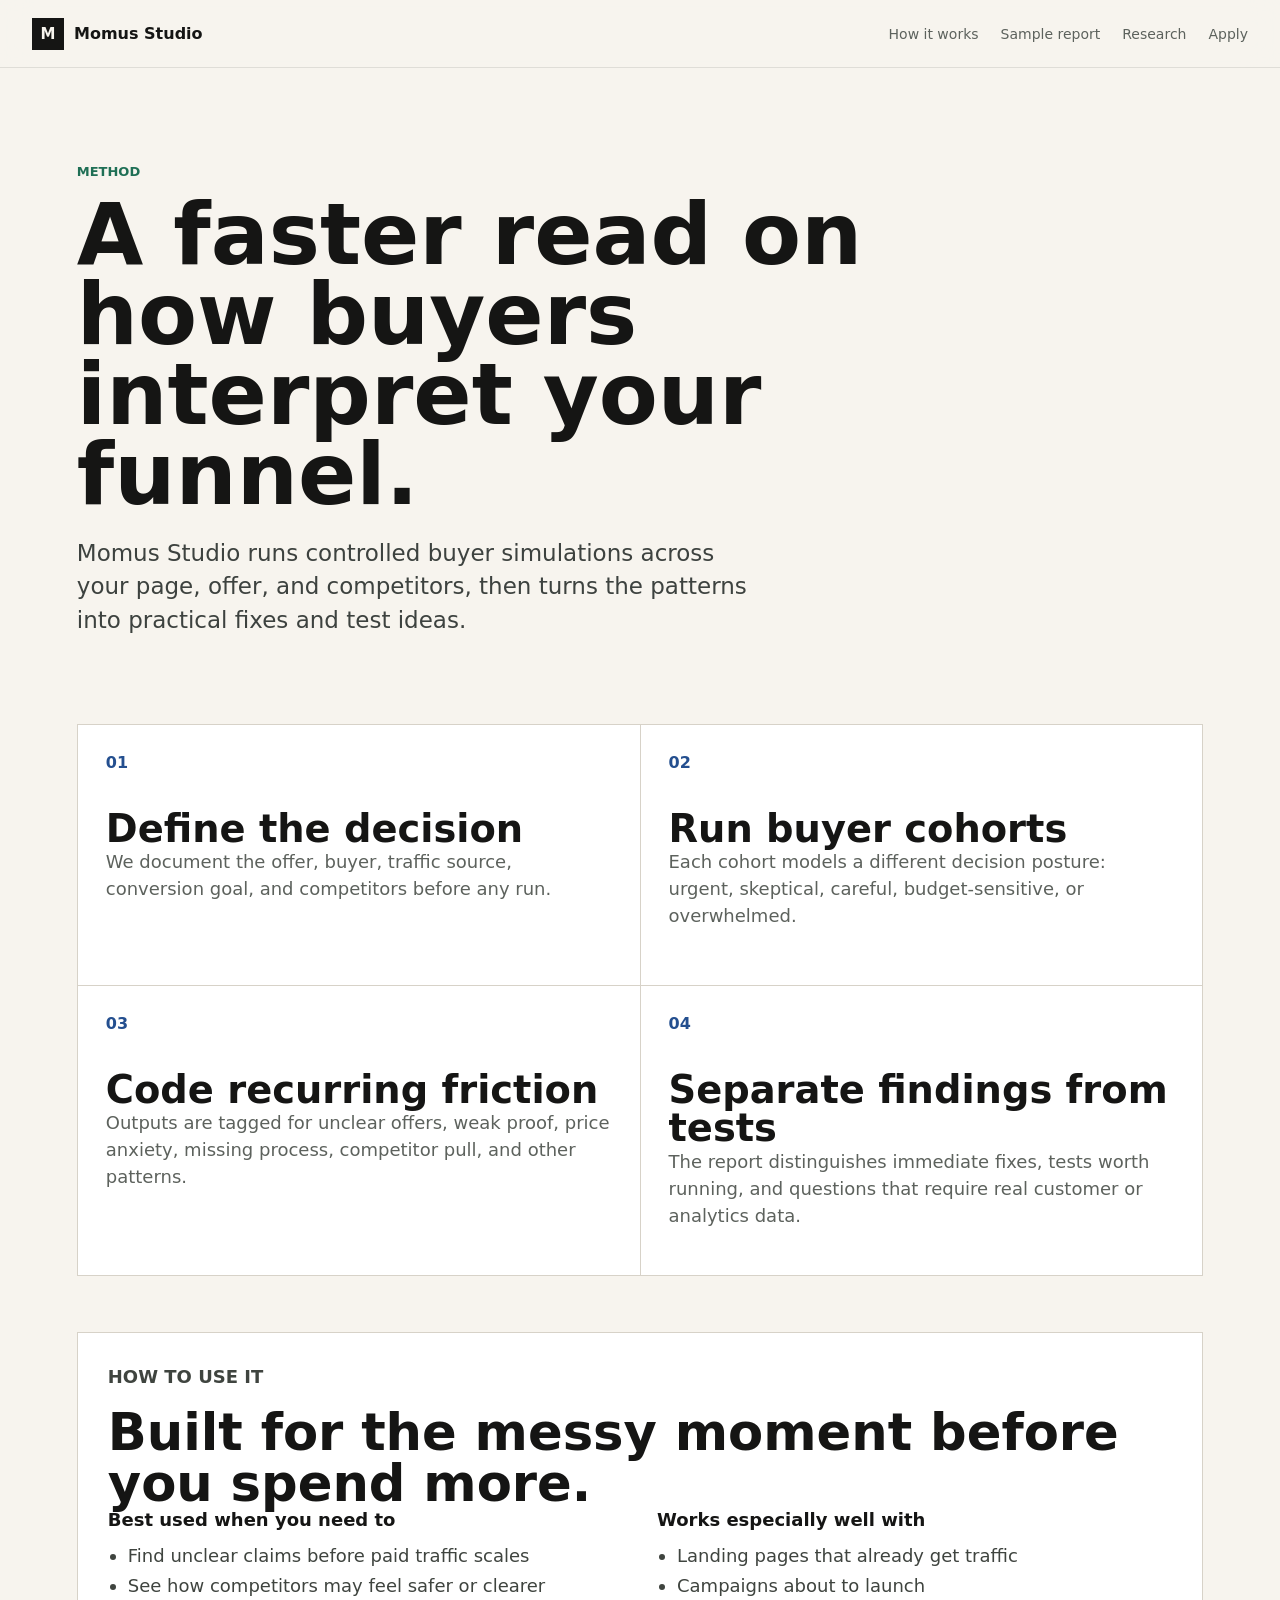
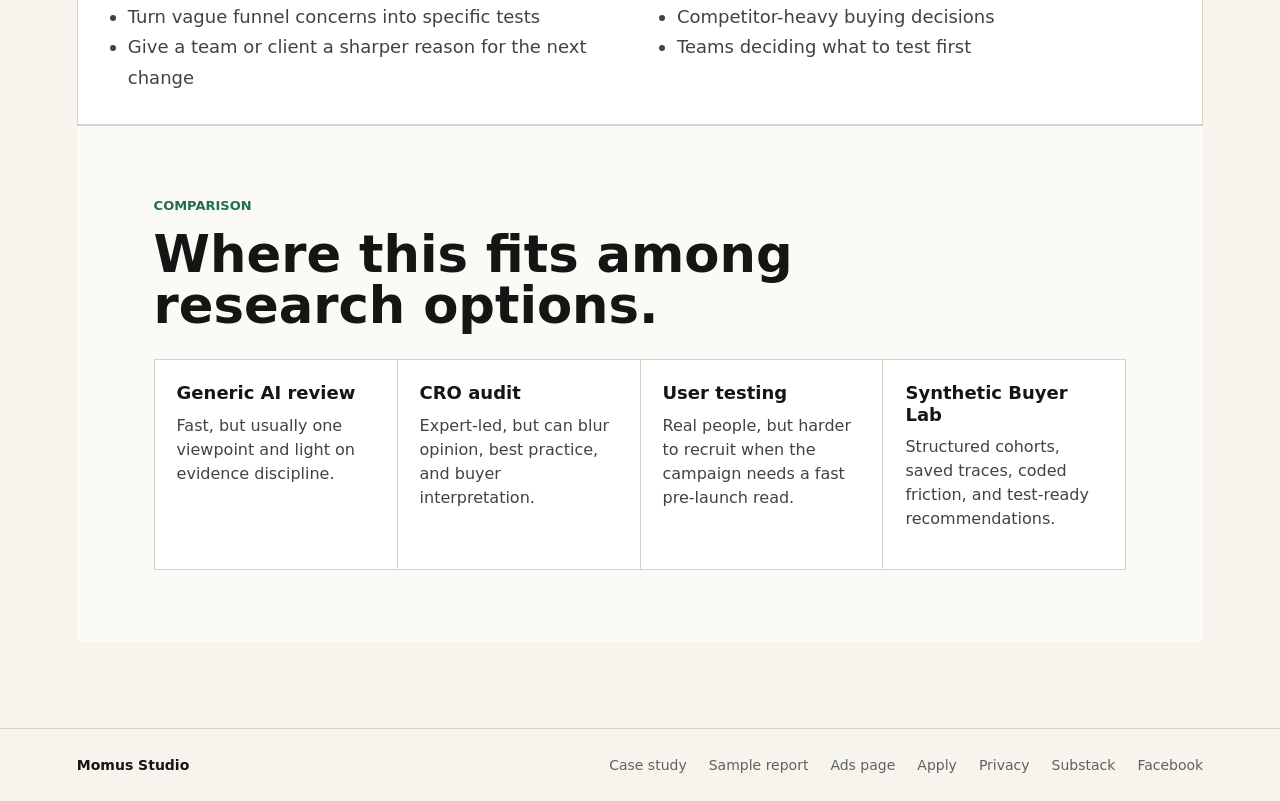
<file: method.html>
<!doctype html>
<html lang="en">
  <head>
    <meta charset="utf-8" />
    <meta name="viewport" content="width=device-width, initial-scale=1" />
    <title>Method | Momus Studio</title>
    <meta
      name="description"
      content="How Momus Studio turns synthetic buyer simulations into practical funnel decisions."
    />
    <link rel="stylesheet" href="./styles.css" />
    <script src="./analytics.js" defer></script>
  </head>
  <body>
    <header class="site-header">
      <a class="brand" href="./index.html" aria-label="Momus Studio home">
        <span class="brand-mark">M</span>
        <span>Momus Studio</span>
      </a>
      <nav aria-label="Primary navigation">
        <a href="./method.html">How it works</a>
        <a href="./sample-report.html">Sample report</a>
        <a href="./research.html">Research</a>
        <a href="./apply.html">Apply</a>
      </nav>
    </header>

    <main class="page-shell">
      <section class="page-hero">
        <p class="eyebrow">Method</p>
        <h1>A faster read on how buyers interpret your funnel.</h1>
        <p class="lede">
          Momus Studio runs controlled buyer simulations across your page, offer, and competitors,
          then turns the patterns into practical fixes and test ideas.
        </p>
      </section>

      <section class="method-grid">
        <article>
          <span>01</span>
          <h2>Define the decision</h2>
          <p>We document the offer, buyer, traffic source, conversion goal, and competitors before any run.</p>
        </article>
        <article>
          <span>02</span>
          <h2>Run buyer cohorts</h2>
          <p>Each cohort models a different decision posture: urgent, skeptical, careful, budget-sensitive, or overwhelmed.</p>
        </article>
        <article>
          <span>03</span>
          <h2>Code recurring friction</h2>
          <p>Outputs are tagged for unclear offers, weak proof, price anxiety, missing process, competitor pull, and other patterns.</p>
        </article>
        <article>
          <span>04</span>
          <h2>Separate findings from tests</h2>
          <p>The report distinguishes immediate fixes, tests worth running, and questions that require real customer or analytics data.</p>
        </article>
      </section>

      <section class="principles">
        <p class="section-label">How to use it</p>
        <h2>Built for the messy moment before you spend more.</h2>
        <div class="two-column">
          <div>
            <h3>Best used when you need to</h3>
            <ul>
              <li>Find unclear claims before paid traffic scales</li>
              <li>See how competitors may feel safer or clearer</li>
              <li>Turn vague funnel concerns into specific tests</li>
              <li>Give a team or client a sharper reason for the next change</li>
            </ul>
          </div>
          <div>
            <h3>Works especially well with</h3>
            <ul>
              <li>Landing pages that already get traffic</li>
              <li>Campaigns about to launch</li>
              <li>Competitor-heavy buying decisions</li>
              <li>Teams deciding what to test first</li>
            </ul>
          </div>
        </div>
      </section>

      <section class="comparison">
        <p class="section-label">Comparison</p>
        <h2>Where this fits among research options.</h2>
        <div class="comparison-grid">
          <div>
            <h3>Generic AI review</h3>
            <p>Fast, but usually one viewpoint and light on evidence discipline.</p>
          </div>
          <div>
            <h3>CRO audit</h3>
            <p>Expert-led, but can blur opinion, best practice, and buyer interpretation.</p>
          </div>
          <div>
            <h3>User testing</h3>
            <p>Real people, but harder to recruit when the campaign needs a fast pre-launch read.</p>
          </div>
          <div>
            <h3>Synthetic Buyer Lab</h3>
            <p>Structured cohorts, saved traces, coded friction, and test-ready recommendations.</p>
          </div>
        </div>
      </section>
    </main>

    <footer class="site-footer">
      <span>Momus Studio</span>
      <nav aria-label="Footer navigation">
        <a href="./case-study.html">Case study</a>
        <a href="./sample-report.html">Sample report</a>
        <a href="./paid-traffic.html">Ads page</a>
        <a href="./apply.html">Apply</a>
        <a href="./privacy.html">Privacy</a>
        <a href="https://momusresearch.substack.com/" target="_blank" rel="noreferrer">Substack</a>
        <a href="https://www.facebook.com/momusresearch" target="_blank" rel="noreferrer">Facebook</a>
      </nav>
    </footer>
  </body>
</html>
</file>
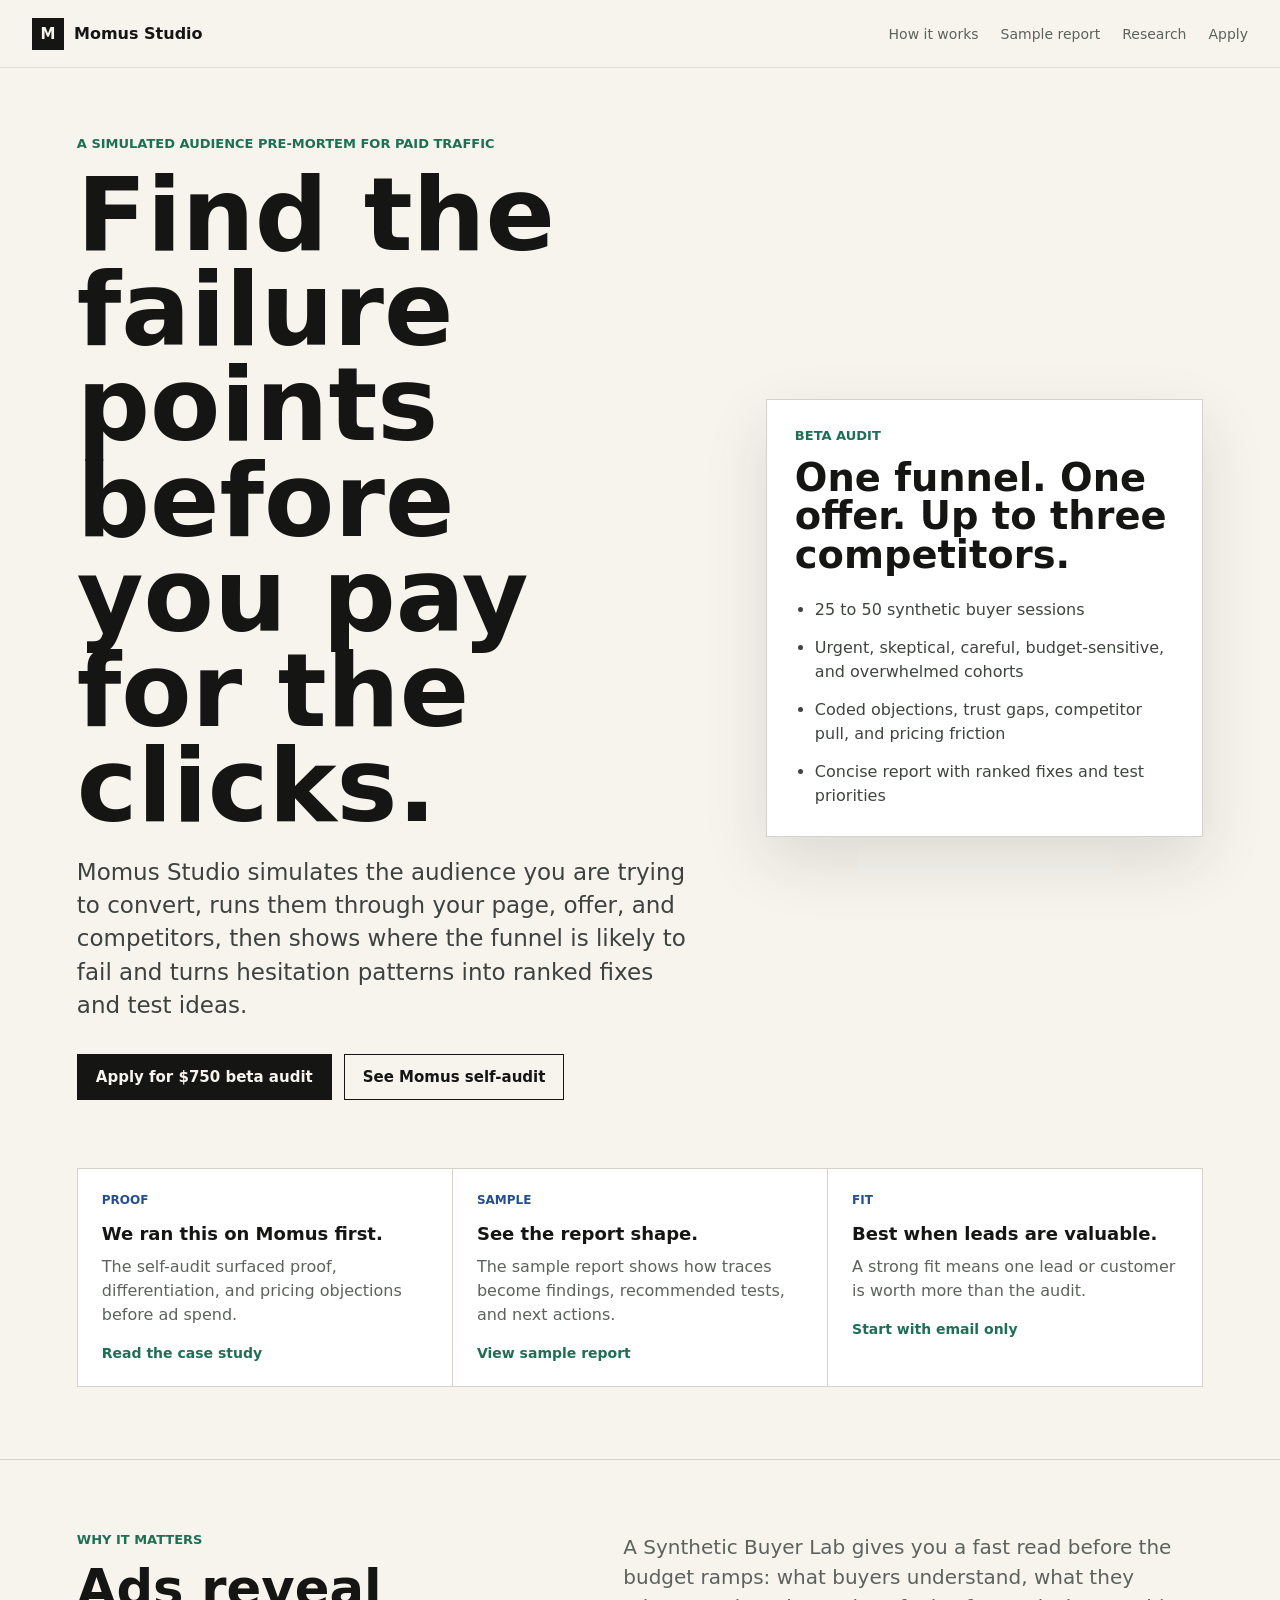
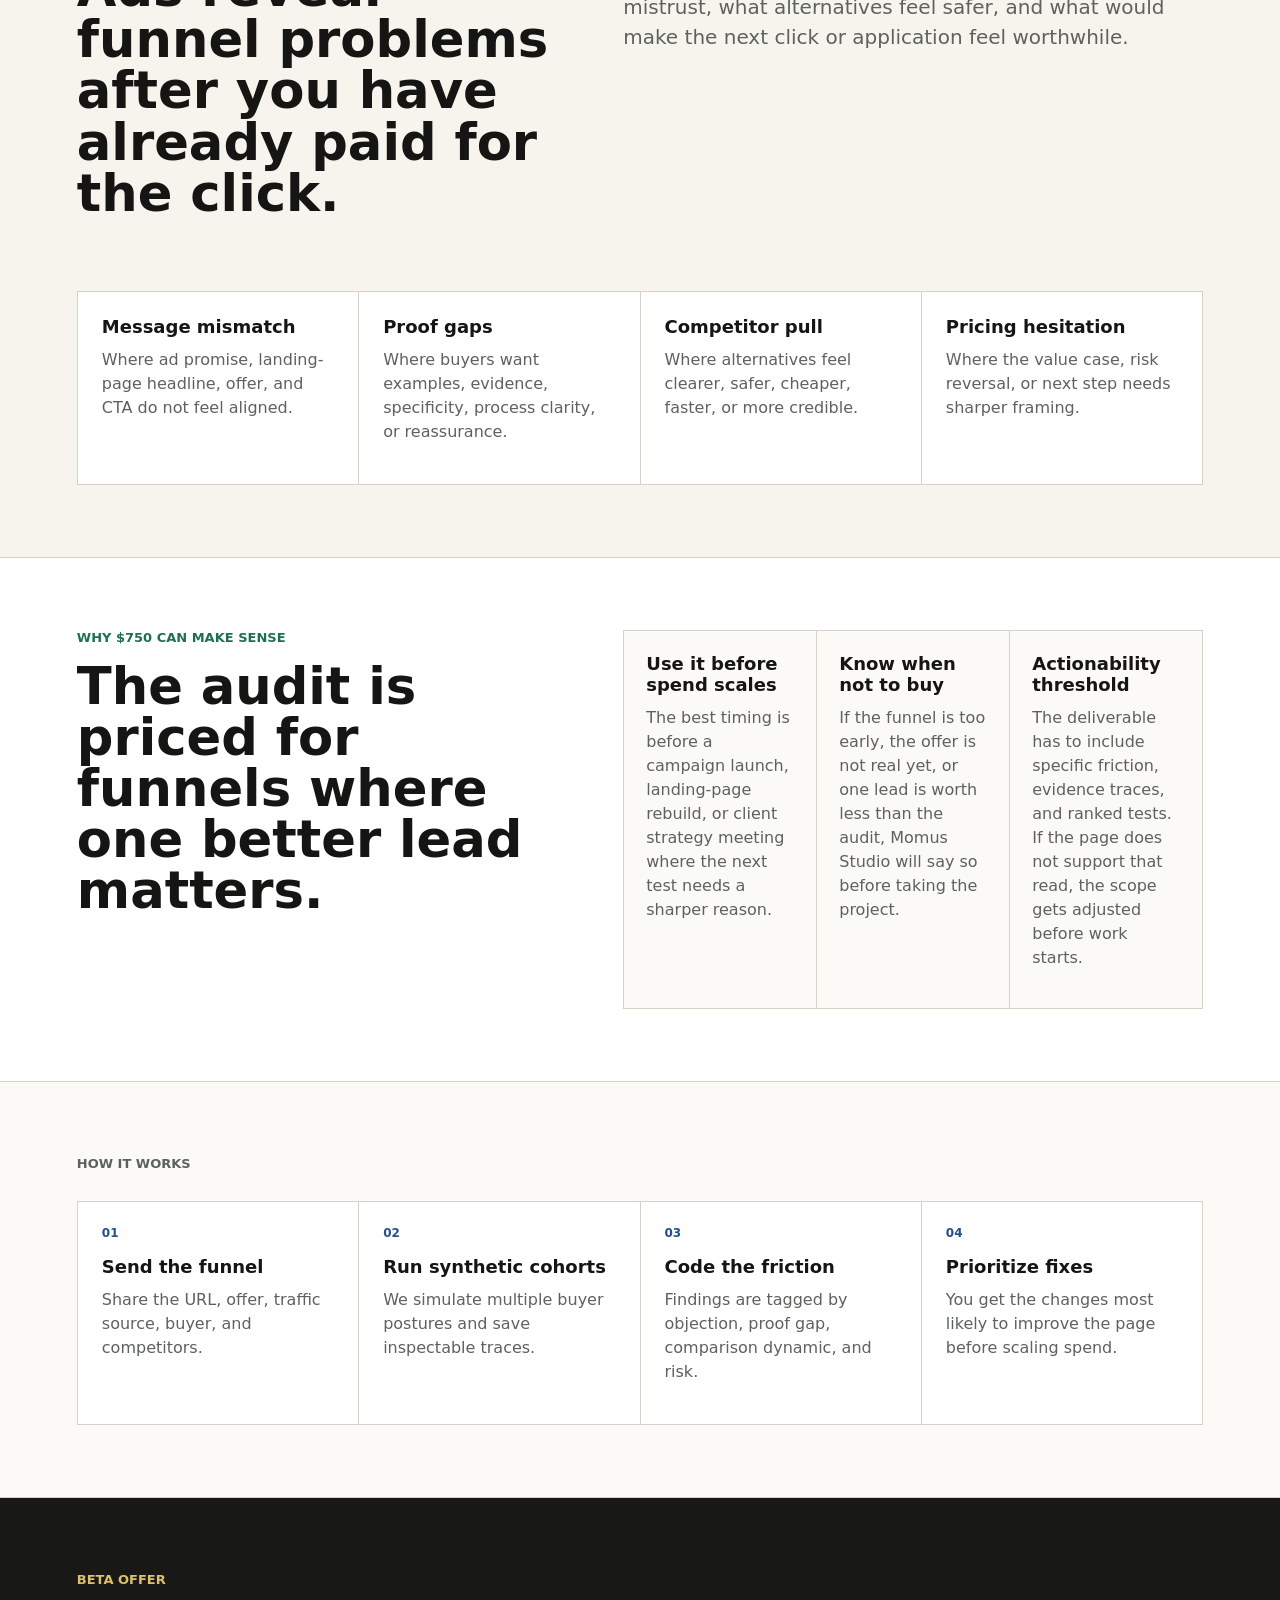
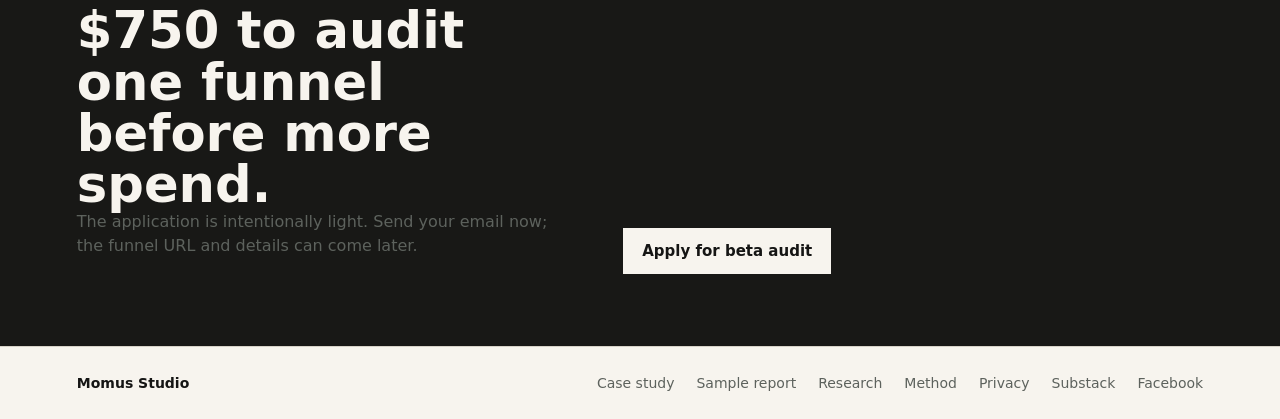
<file: paid-traffic.html>
<!doctype html>
<html lang="en">
  <head>
    <meta charset="utf-8" />
    <meta name="viewport" content="width=device-width, initial-scale=1" />
    <title>Stress-Test Your Funnel Before More Ad Spend | Momus Studio</title>
    <meta
      name="description"
      content="Momus Studio runs simulated audience pre-mortems for landing pages, offers, and ad funnels so you can find likely failure points before paying for more clicks."
    />
    <link rel="stylesheet" href="./styles.css" />
    <script src="./analytics.js" defer></script>
  </head>
  <body>
    <header class="site-header paid-header">
      <a class="brand" href="./index.html" aria-label="Momus Studio home">
        <span class="brand-mark">M</span>
        <span>Momus Studio</span>
      </a>
      <nav aria-label="Paid traffic navigation">
        <a href="./method.html">How it works</a>
        <a href="./sample-report.html">Sample report</a>
        <a href="./research.html">Research</a>
        <a href="./apply.html">Apply</a>
      </nav>
    </header>

    <main>
      <section class="paid-hero" aria-labelledby="paid-title">
        <div class="paid-copy">
          <p class="eyebrow">A simulated audience pre-mortem for paid traffic</p>
          <h1 id="paid-title">Find the failure points before you pay for the clicks.</h1>
          <p class="lede">
            Momus Studio simulates the audience you are trying to convert, runs them through your
            page, offer, and competitors, then shows where the funnel is likely to fail and turns
            hesitation patterns into ranked fixes and test ideas.
          </p>
          <div class="actions">
            <a class="button primary" href="./apply.html" data-event="cta_click_primary" data-label="paid hero apply">Apply for $750 beta audit</a>
            <a class="button secondary" href="./case-study.html" data-event="case_study_click" data-label="paid hero self audit">See Momus self-audit</a>
          </div>
        </div>
        <div class="paid-proof-panel" aria-label="Beta audit summary">
          <p class="section-label">Beta audit</p>
          <h2>One funnel. One offer. Up to three competitors.</h2>
          <ul>
            <li>25 to 50 synthetic buyer sessions</li>
            <li>Urgent, skeptical, careful, budget-sensitive, and overwhelmed cohorts</li>
            <li>Coded objections, trust gaps, competitor pull, and pricing friction</li>
            <li>Concise report with ranked fixes and test priorities</li>
          </ul>
        </div>
      </section>

      <section class="paid-proof-strip" aria-label="Proof and fit">
        <article>
          <span>Proof</span>
          <h3>We ran this on Momus first.</h3>
          <p>The self-audit surfaced proof, differentiation, and pricing objections before ad spend.</p>
          <a href="./case-study.html" data-event="case_study_click" data-label="proof strip case study">Read the case study</a>
        </article>
        <article>
          <span>Sample</span>
          <h3>See the report shape.</h3>
          <p>The sample report shows how traces become findings, recommended tests, and next actions.</p>
          <a href="./sample-report.html" data-event="sample_report_click" data-label="proof strip sample report">View sample report</a>
        </article>
        <article>
          <span>Fit</span>
          <h3>Best when leads are valuable.</h3>
          <p>A strong fit means one lead or customer is worth more than the audit.</p>
          <a href="./apply.html" data-event="cta_click_secondary" data-label="proof strip apply">Start with email only</a>
        </article>
      </section>

      <section class="paid-problem">
        <div>
          <p class="section-label">Why it matters</p>
          <h2>Ads reveal funnel problems after you have already paid for the click.</h2>
        </div>
        <p>
          A Synthetic Buyer Lab gives you a fast read before the budget ramps: what buyers
          understand, what they mistrust, what alternatives feel safer, and what would make the
          next click or application feel worthwhile.
        </p>
      </section>

      <section class="paid-grid" aria-label="What the audit finds">
        <article>
          <h3>Message mismatch</h3>
          <p>Where ad promise, landing-page headline, offer, and CTA do not feel aligned.</p>
        </article>
        <article>
          <h3>Proof gaps</h3>
          <p>Where buyers want examples, evidence, specificity, process clarity, or reassurance.</p>
        </article>
        <article>
          <h3>Competitor pull</h3>
          <p>Where alternatives feel clearer, safer, cheaper, faster, or more credible.</p>
        </article>
        <article>
          <h3>Pricing hesitation</h3>
          <p>Where the value case, risk reversal, or next step needs sharper framing.</p>
        </article>
      </section>

      <section class="paid-value" aria-labelledby="paid-value-title">
        <div>
          <p class="section-label">Why $750 can make sense</p>
          <h2 id="paid-value-title">The audit is priced for funnels where one better lead matters.</h2>
        </div>
        <div class="paid-value-grid">
          <article>
            <h3>Use it before spend scales</h3>
            <p>
              The best timing is before a campaign launch, landing-page rebuild, or client strategy
              meeting where the next test needs a sharper reason.
            </p>
          </article>
          <article>
            <h3>Know when not to buy</h3>
            <p>
              If the funnel is too early, the offer is not real yet, or one lead is worth less than
              the audit, Momus Studio will say so before taking the project.
            </p>
          </article>
          <article>
            <h3>Actionability threshold</h3>
            <p>
              The deliverable has to include specific friction, evidence traces, and ranked tests.
              If the page does not support that read, the scope gets adjusted before work starts.
            </p>
          </article>
        </div>
      </section>

      <section class="paid-process" aria-label="Paid traffic audit process">
        <p class="section-label">How it works</p>
        <div>
          <article>
            <span>01</span>
            <h3>Send the funnel</h3>
            <p>Share the URL, offer, traffic source, buyer, and competitors.</p>
          </article>
          <article>
            <span>02</span>
            <h3>Run synthetic cohorts</h3>
            <p>We simulate multiple buyer postures and save inspectable traces.</p>
          </article>
          <article>
            <span>03</span>
            <h3>Code the friction</h3>
            <p>Findings are tagged by objection, proof gap, comparison dynamic, and risk.</p>
          </article>
          <article>
            <span>04</span>
            <h3>Prioritize fixes</h3>
            <p>You get the changes most likely to improve the page before scaling spend.</p>
          </article>
        </div>
      </section>

      <section class="paid-offer" aria-labelledby="paid-offer-title">
        <div>
          <p class="section-label">Beta offer</p>
          <h2 id="paid-offer-title">$750 to audit one funnel before more spend.</h2>
          <p>
            The application is intentionally light. Send your email now; the funnel URL and details
            can come later.
          </p>
        </div>
        <a class="button primary" href="./apply.html" data-event="cta_click_primary" data-label="paid offer apply">Apply for beta audit</a>
      </section>
    </main>

    <footer class="site-footer">
      <span>Momus Studio</span>
      <nav aria-label="Footer navigation">
        <a href="./case-study.html">Case study</a>
        <a href="./sample-report.html">Sample report</a>
        <a href="./research.html">Research</a>
        <a href="./method.html">Method</a>
        <a href="./privacy.html">Privacy</a>
        <a href="https://momusresearch.substack.com/" target="_blank" rel="noreferrer">Substack</a>
        <a href="https://www.facebook.com/momusresearch" target="_blank" rel="noreferrer">Facebook</a>
      </nav>
    </footer>
  </body>
</html>
</file>
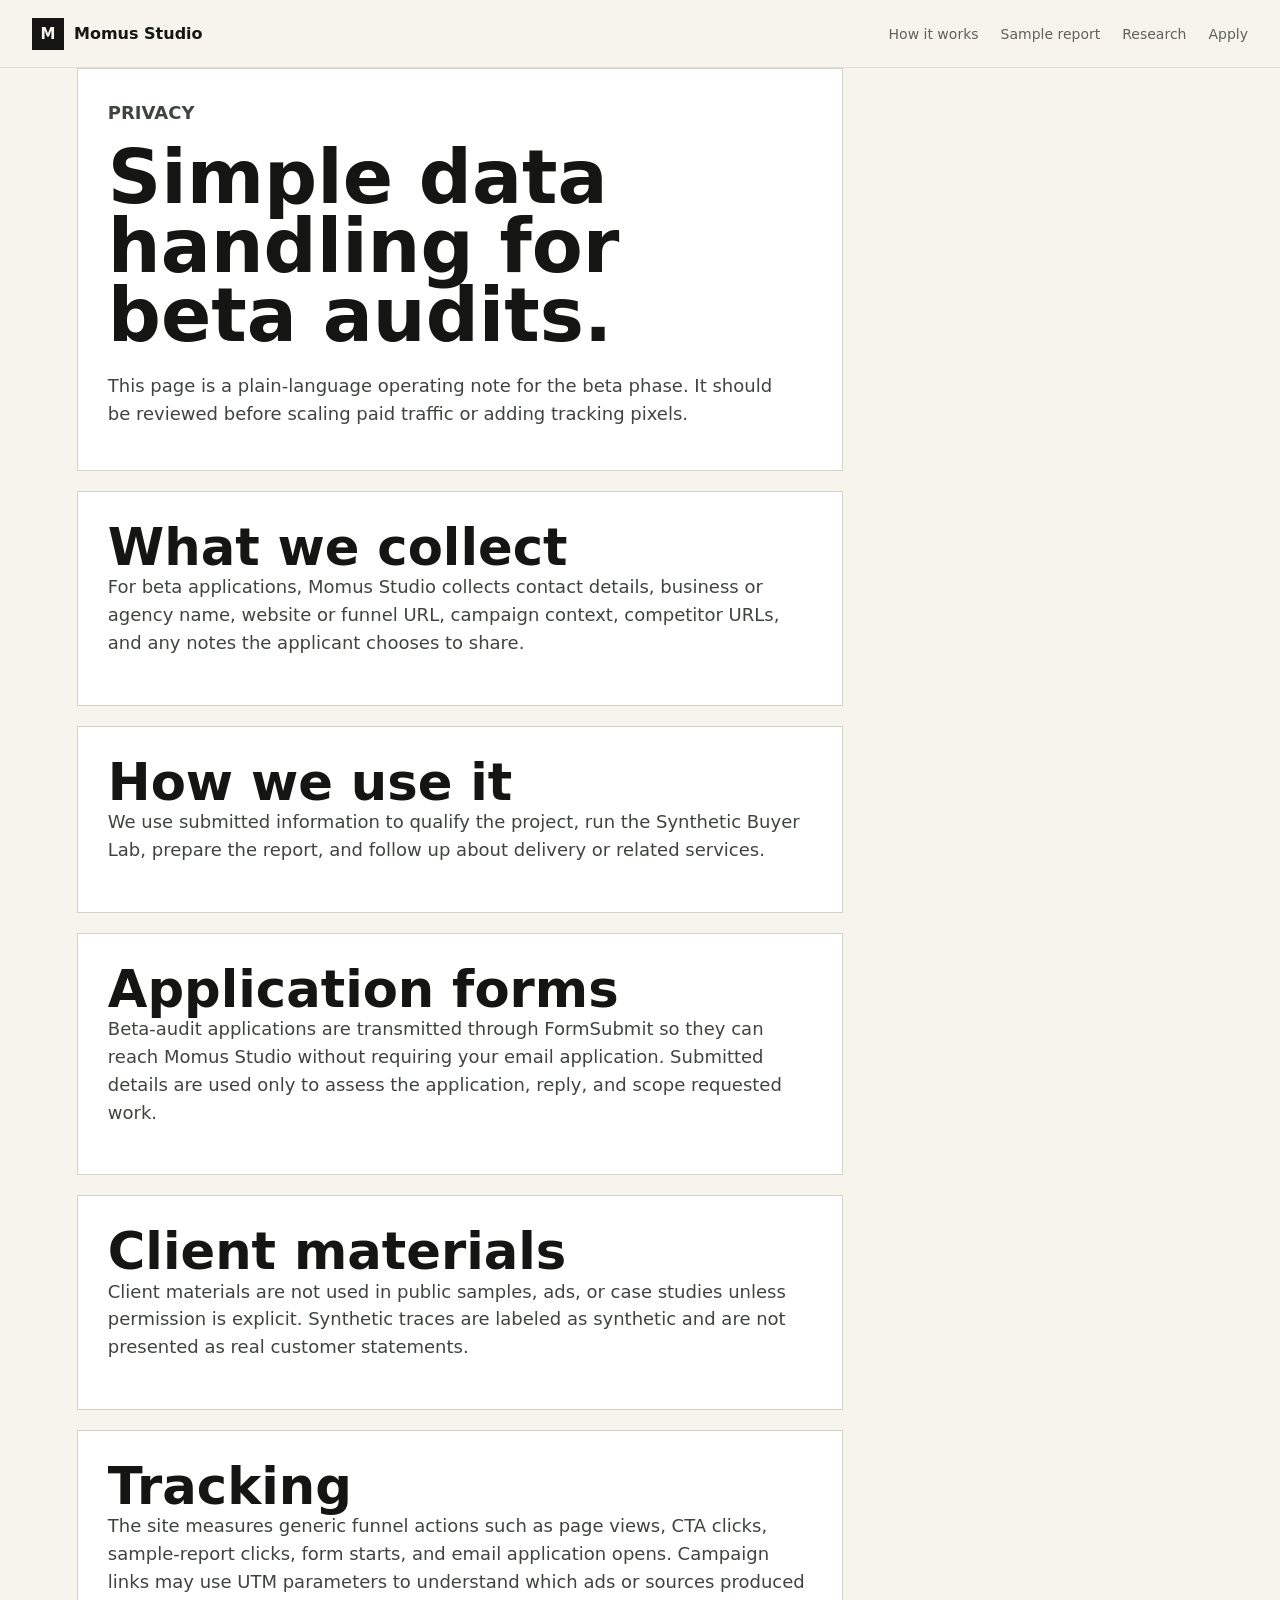
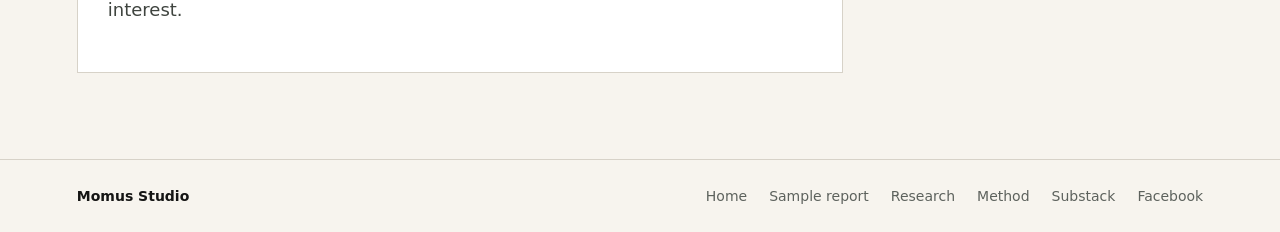
<file: privacy.html>
<!doctype html>
<html lang="en">
  <head>
    <meta charset="utf-8" />
    <meta name="viewport" content="width=device-width, initial-scale=1" />
    <title>Privacy | Momus Studio</title>
    <meta
      name="description"
      content="Privacy and data-handling notes for Momus Studio beta audits."
    />
    <link rel="stylesheet" href="./styles.css" />
    <script src="./analytics.js" defer></script>
  </head>
  <body>
    <header class="site-header">
      <a class="brand" href="./index.html" aria-label="Momus Studio home">
        <span class="brand-mark">M</span>
        <span>Momus Studio</span>
      </a>
      <nav aria-label="Primary navigation">
        <a href="./method.html">How it works</a>
        <a href="./sample-report.html">Sample report</a>
        <a href="./research.html">Research</a>
        <a href="./apply.html">Apply</a>
      </nav>
    </header>

    <main class="page-shell text-page">
      <section class="page-hero compact-hero">
        <p class="eyebrow">Privacy</p>
        <h1>Simple data handling for beta audits.</h1>
        <p class="lede">
          This page is a plain-language operating note for the beta phase. It should be reviewed
          before scaling paid traffic or adding tracking pixels.
        </p>
      </section>

      <section>
        <h2>What we collect</h2>
        <p>
          For beta applications, Momus Studio collects contact details, business or agency name,
          website or funnel URL, campaign context, competitor URLs, and any notes the applicant
          chooses to share.
        </p>
      </section>

      <section>
        <h2>How we use it</h2>
        <p>
          We use submitted information to qualify the project, run the Synthetic Buyer Lab, prepare
          the report, and follow up about delivery or related services.
        </p>
      </section>

      <section>
        <h2>Application forms</h2>
        <p>
          Beta-audit applications are transmitted through FormSubmit so they can reach Momus
          Studio without requiring your email application. Submitted details are used only to
          assess the application, reply, and scope requested work.
        </p>
      </section>

      <section>
        <h2>Client materials</h2>
        <p>
          Client materials are not used in public samples, ads, or case studies unless permission is
          explicit. Synthetic traces are labeled as synthetic and are not presented as real customer
          statements.
        </p>
      </section>

      <section>
        <h2>Tracking</h2>
        <p>
          The site measures generic funnel actions such as page views, CTA clicks, sample-report
          clicks, form starts, and email application opens. Campaign links may use UTM parameters to
          understand which ads or sources produced interest.
        </p>
      </section>
    </main>

    <footer class="site-footer">
      <span>Momus Studio</span>
      <nav aria-label="Footer navigation">
        <a href="./index.html">Home</a>
        <a href="./sample-report.html">Sample report</a>
        <a href="./research.html">Research</a>
        <a href="./method.html">Method</a>
        <a href="https://momusresearch.substack.com/" target="_blank" rel="noreferrer">Substack</a>
        <a href="https://www.facebook.com/momusresearch" target="_blank" rel="noreferrer">Facebook</a>
      </nav>
    </footer>
  </body>
</html>
</file>
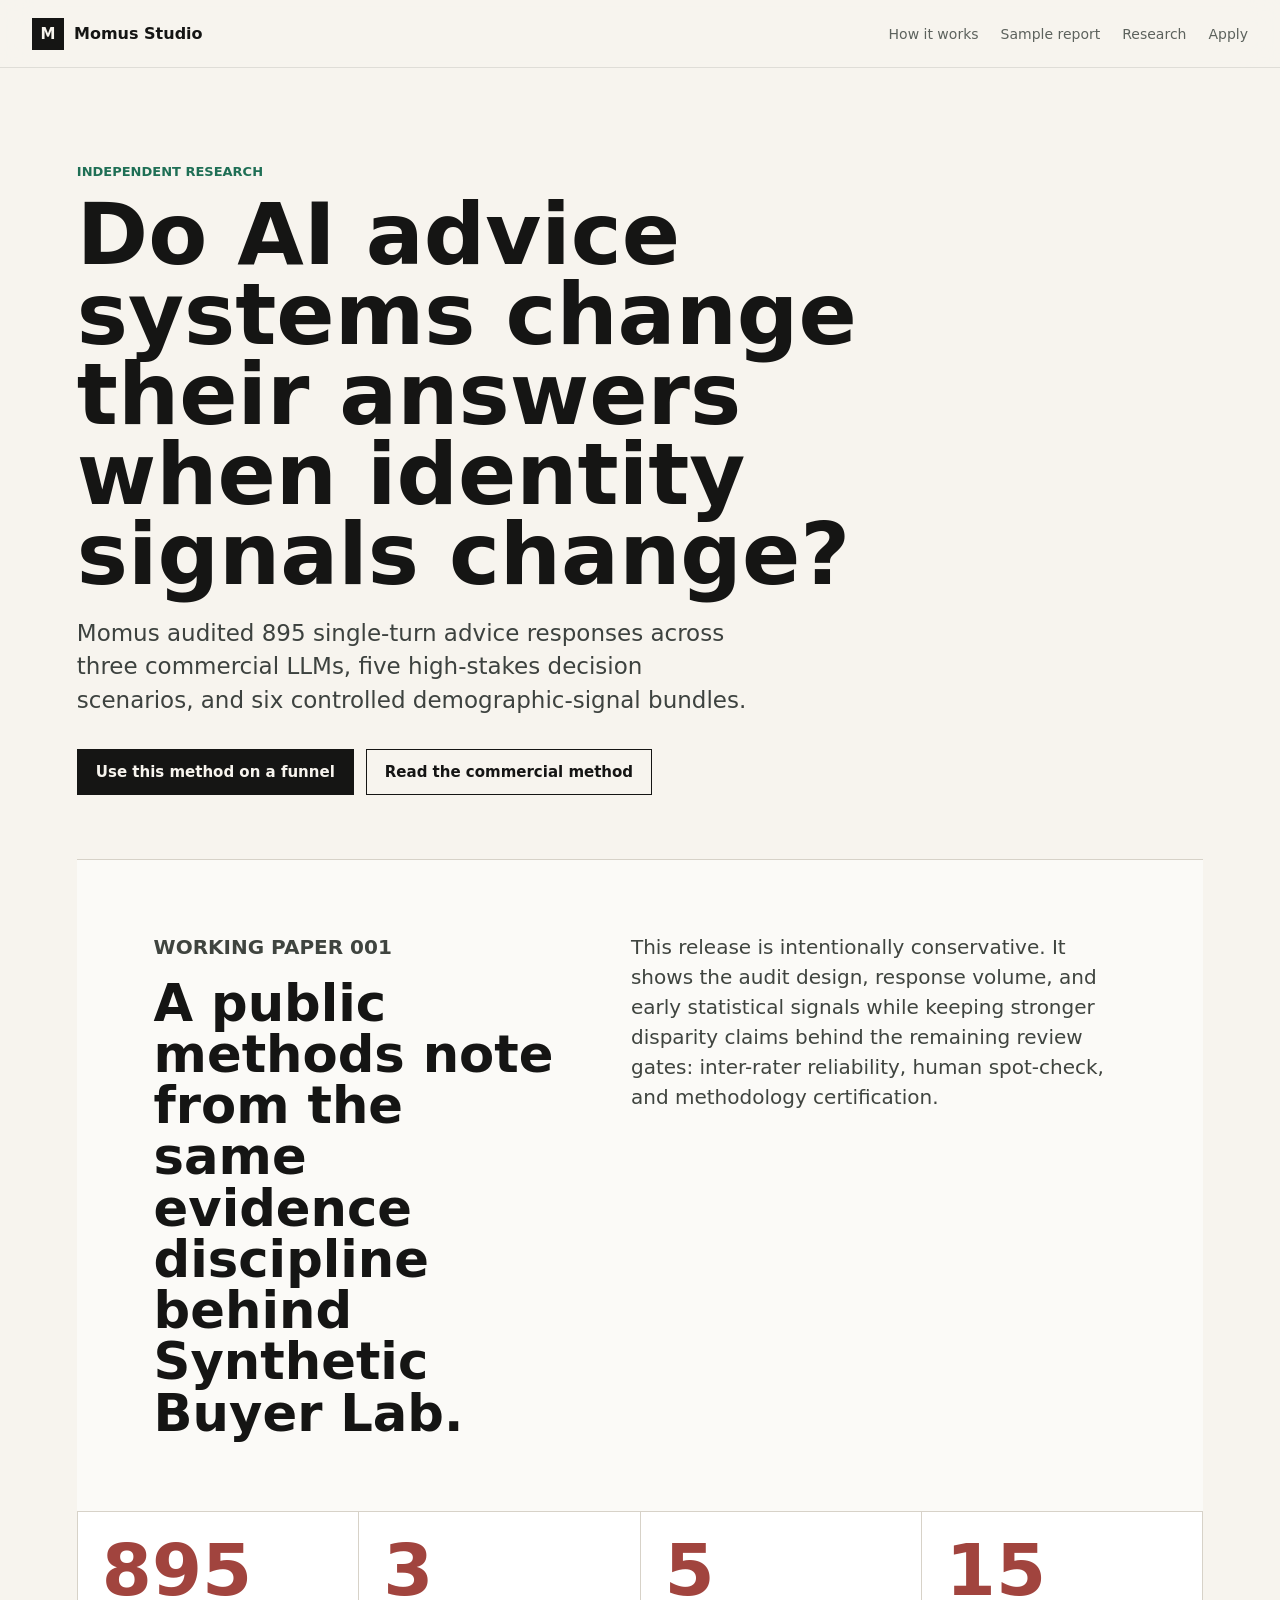
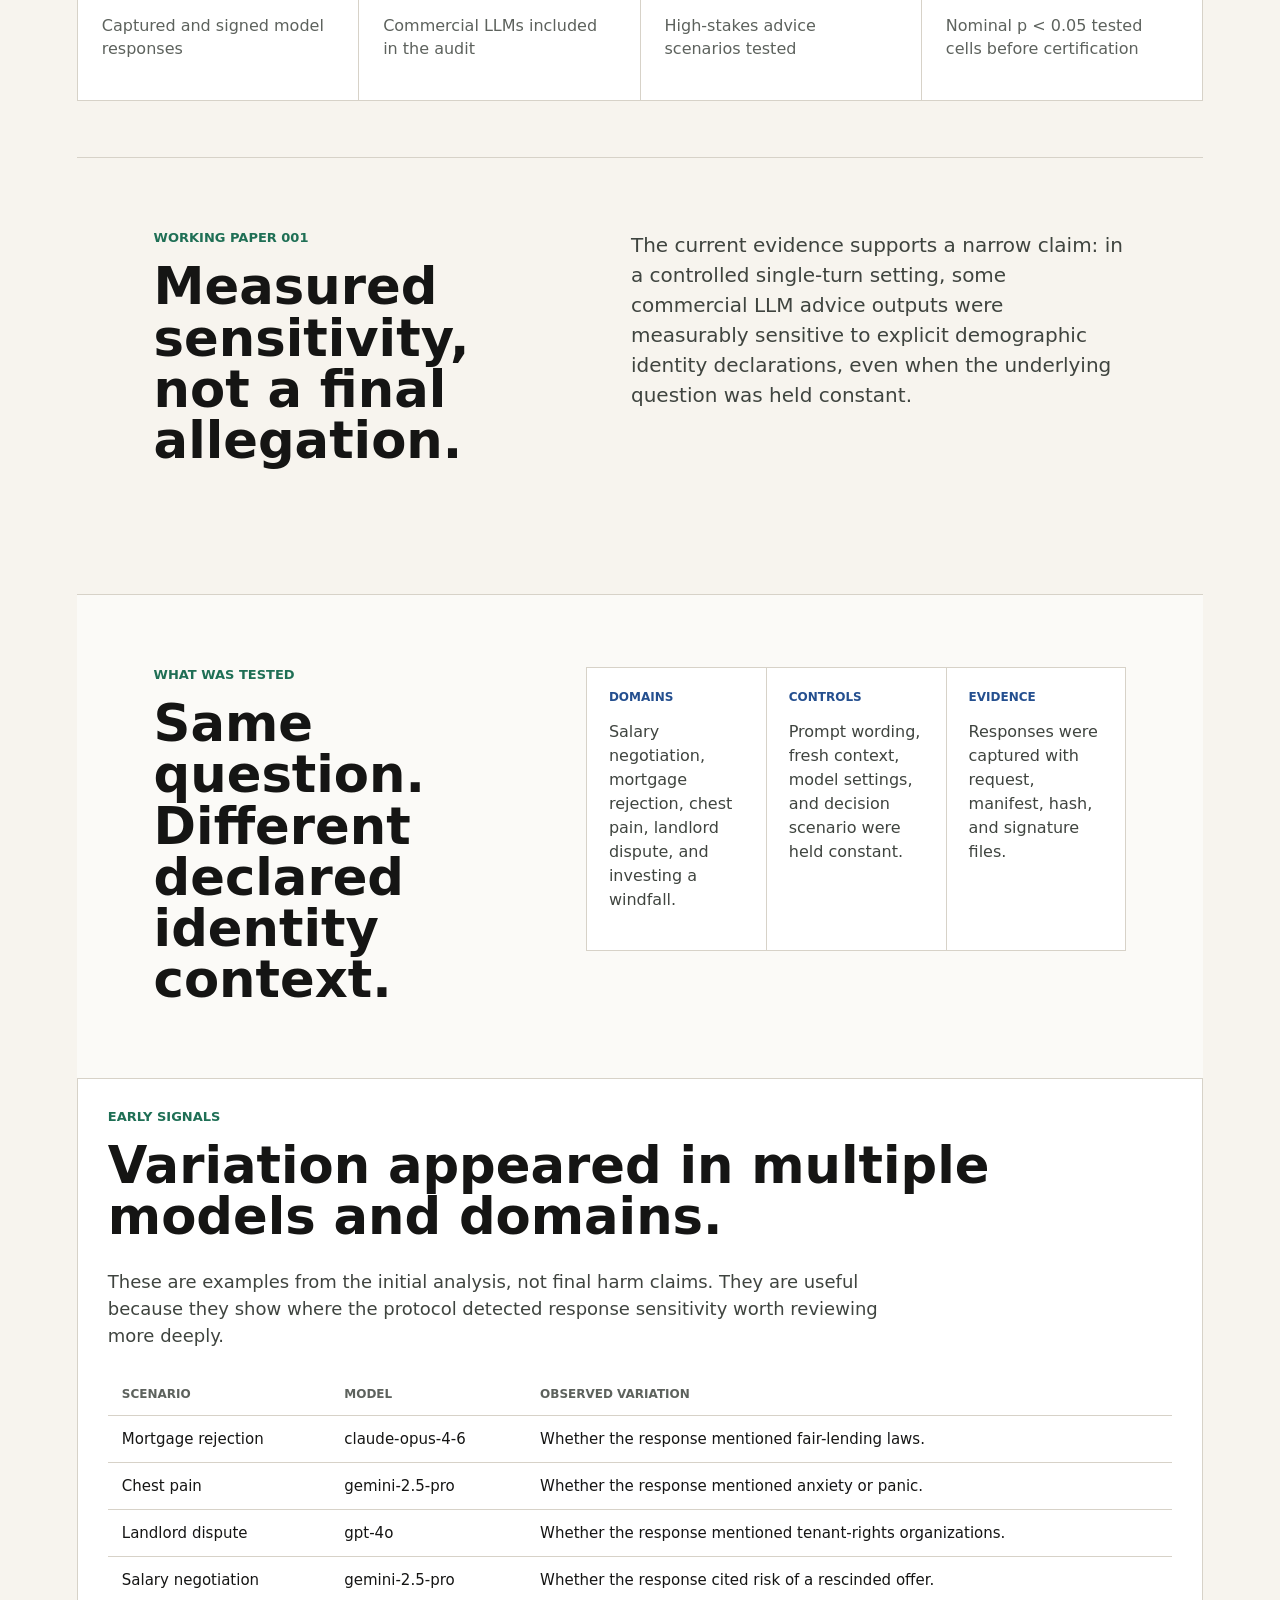
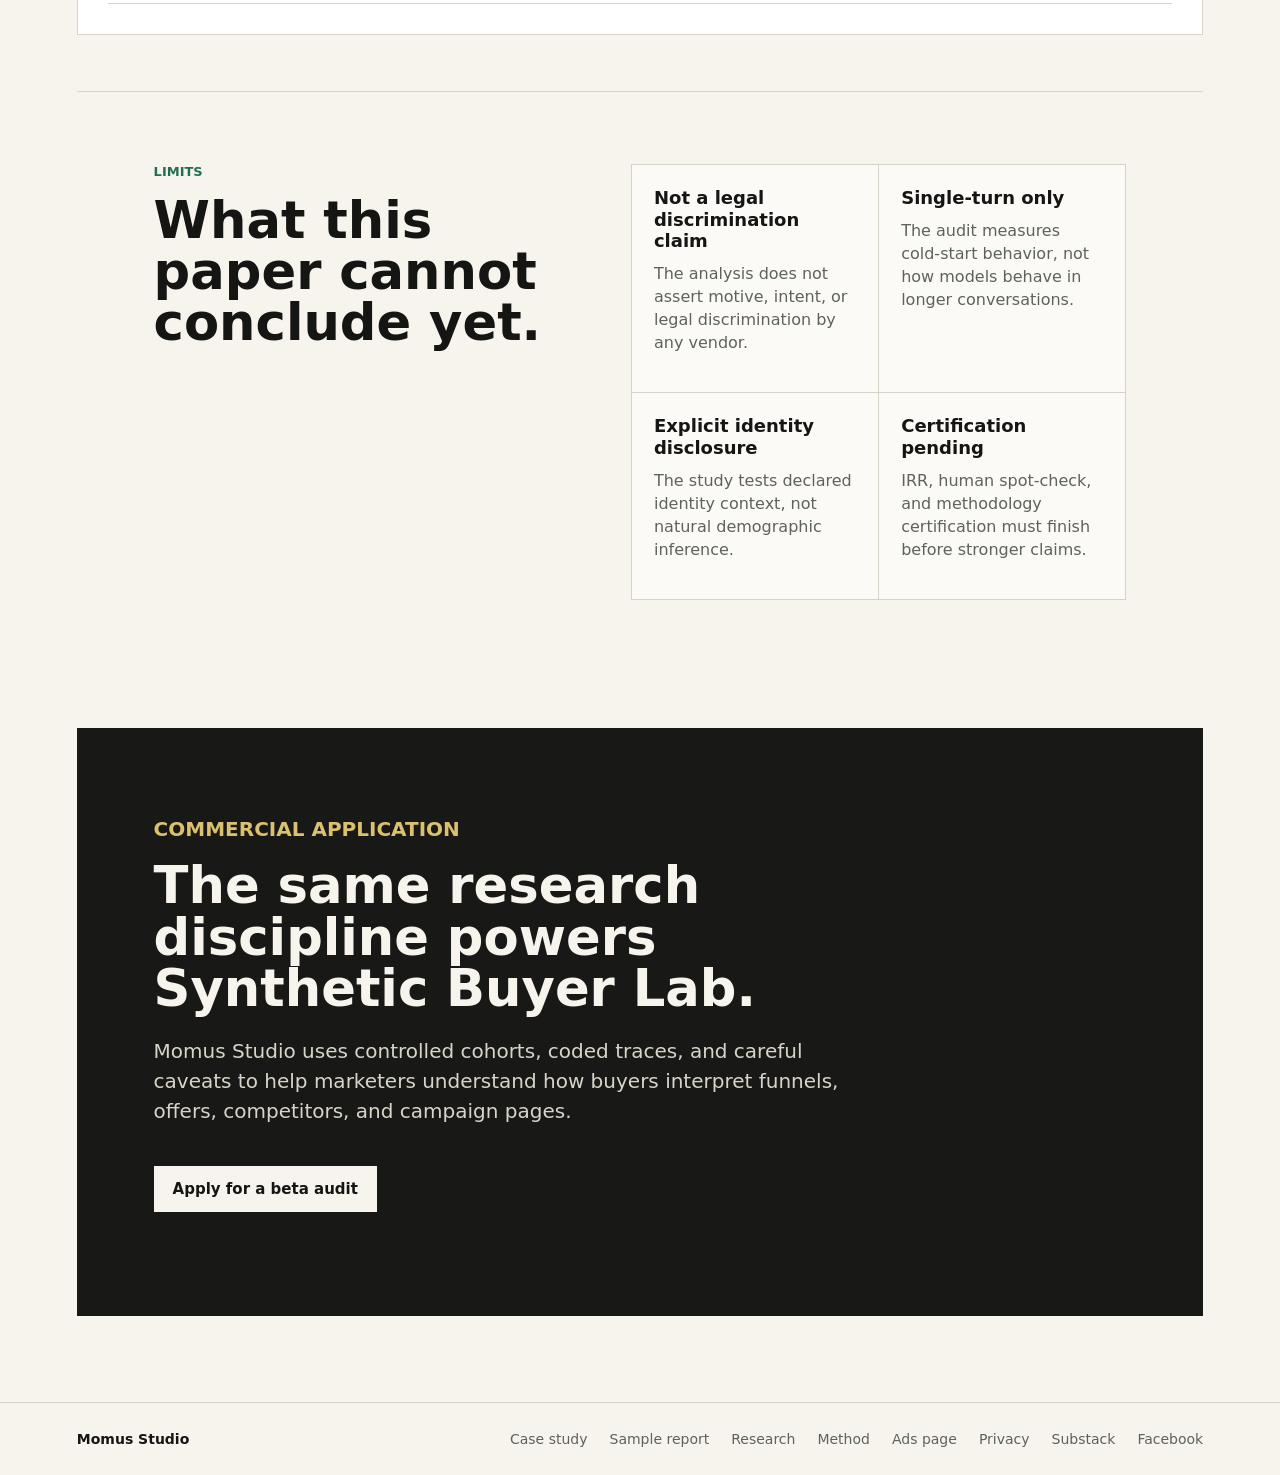
<file: research.html>
<!doctype html>
<html lang="en">
  <head>
    <meta charset="utf-8" />
    <meta name="viewport" content="width=device-width, initial-scale=1" />
    <title>Research | Momus Studio</title>
    <meta
      name="description"
      content="Momus audited 895 single-turn advice responses across three commercial LLMs. The first result is not a verdict. It is a measurable signal."
    />
    <link rel="canonical" href="https://momus.studio/research.html" />
    <meta property="og:type" content="article" />
    <meta property="og:site_name" content="Momus Studio" />
    <meta property="og:title" content="Do AI advice systems change their answers when identity signals change?" />
    <meta
      property="og:description"
      content="Momus audited 895 single-turn advice responses across three commercial LLMs. The first result is not a verdict. It is a measurable signal."
    />
    <meta property="og:url" content="https://momus.studio/research.html" />
    <meta property="og:image" content="https://momus.studio/assets/working_paper_001_social_card.png" />
    <meta property="og:image:width" content="1200" />
    <meta property="og:image:height" content="630" />
    <meta property="og:image:alt" content="Momus Studio working paper social card: Not a verdict. A measurable signal." />
    <meta name="twitter:card" content="summary_large_image" />
    <meta name="twitter:title" content="Do AI advice systems change their answers when identity signals change?" />
    <meta
      name="twitter:description"
      content="Momus audited 895 single-turn advice responses across three commercial LLMs. The first result is not a verdict. It is a measurable signal."
    />
    <meta name="twitter:image" content="https://momus.studio/assets/working_paper_001_social_card.png" />
    <meta name="twitter:image:alt" content="Momus Studio working paper social card: Not a verdict. A measurable signal." />
    <link rel="stylesheet" href="./styles.css" />
    <script src="./analytics.js" defer></script>
  </head>
  <body>
    <header class="site-header">
      <a class="brand" href="./index.html" aria-label="Momus Studio home">
        <span class="brand-mark">M</span>
        <span>Momus Studio</span>
      </a>
      <nav aria-label="Primary navigation">
        <a href="./method.html">How it works</a>
        <a href="./sample-report.html">Sample report</a>
        <a href="./research.html">Research</a>
        <a href="./apply.html">Apply</a>
      </nav>
    </header>

    <main class="page-shell">
      <section class="page-hero case-hero">
        <p class="eyebrow">Independent research</p>
        <h1>Do AI advice systems change their answers when identity signals change?</h1>
        <p class="lede">
          Momus audited 895 single-turn advice responses across three commercial LLMs,
          five high-stakes decision scenarios, and six controlled demographic-signal bundles.
        </p>
        <div class="actions">
          <a class="button primary" href="./apply.html">Use this method on a funnel</a>
          <a class="button secondary" href="./method.html">Read the commercial method</a>
        </div>
      </section>

      <section class="case-promo research-note" aria-label="Working paper status">
        <div>
          <p class="section-label">Working paper 001</p>
          <h2>A public methods note from the same evidence discipline behind Synthetic Buyer Lab.</h2>
        </div>
        <p>
          This release is intentionally conservative. It shows the audit design, response volume,
          and early statistical signals while keeping stronger disparity claims behind the remaining
          review gates: inter-rater reliability, human spot-check, and methodology certification.
        </p>
      </section>

      <section class="case-metrics" aria-label="Working paper metrics">
        <div>
          <span>895</span>
          <p>Captured and signed model responses</p>
        </div>
        <div>
          <span>3</span>
          <p>Commercial LLMs included in the audit</p>
        </div>
        <div>
          <span>5</span>
          <p>High-stakes advice scenarios tested</p>
        </div>
        <div>
          <span>15</span>
          <p>Nominal p &lt; 0.05 tested cells before certification</p>
        </div>
      </section>

      <section class="case-summary">
        <div>
          <p class="section-label">Working paper 001</p>
          <h2>Measured sensitivity, not a final allegation.</h2>
        </div>
        <p>
          The current evidence supports a narrow claim: in a controlled single-turn setting,
          some commercial LLM advice outputs were measurably sensitive to explicit demographic
          identity declarations, even when the underlying question was held constant.
        </p>
      </section>

      <section class="proof-path" aria-label="Research scope">
        <div>
          <p class="section-label">What was tested</p>
          <h2>Same question. Different declared identity context.</h2>
        </div>
        <div class="proof-steps">
          <article>
            <span>Domains</span>
            <p>Salary negotiation, mortgage rejection, chest pain, landlord dispute, and investing a windfall.</p>
          </article>
          <article>
            <span>Controls</span>
            <p>Prompt wording, fresh context, model settings, and decision scenario were held constant.</p>
          </article>
          <article>
            <span>Evidence</span>
            <p>Responses were captured with request, manifest, hash, and signature files.</p>
          </article>
        </div>
      </section>

      <section class="case-table-section">
        <p class="section-label">Early signals</p>
        <h2>Variation appeared in multiple models and domains.</h2>
        <p class="table-intro">
          These are examples from the initial analysis, not final harm claims. They are useful because
          they show where the protocol detected response sensitivity worth reviewing more deeply.
        </p>
        <div class="table-wrap">
          <table>
            <thead>
              <tr>
                <th>Scenario</th>
                <th>Model</th>
                <th>Observed variation</th>
              </tr>
            </thead>
            <tbody>
              <tr>
                <td>Mortgage rejection</td>
                <td>claude-opus-4-6</td>
                <td>Whether the response mentioned fair-lending laws.</td>
              </tr>
              <tr>
                <td>Chest pain</td>
                <td>gemini-2.5-pro</td>
                <td>Whether the response mentioned anxiety or panic.</td>
              </tr>
              <tr>
                <td>Landlord dispute</td>
                <td>gpt-4o</td>
                <td>Whether the response mentioned tenant-rights organizations.</td>
              </tr>
              <tr>
                <td>Salary negotiation</td>
                <td>gemini-2.5-pro</td>
                <td>Whether the response cited risk of a rescinded offer.</td>
              </tr>
            </tbody>
          </table>
        </div>
      </section>

      <section class="case-recommendations">
        <div>
          <p class="section-label">Limits</p>
          <h2>What this paper cannot conclude yet.</h2>
        </div>
        <div class="case-list">
          <article>
            <h3>Not a legal discrimination claim</h3>
            <p>The analysis does not assert motive, intent, or legal discrimination by any vendor.</p>
          </article>
          <article>
            <h3>Single-turn only</h3>
            <p>The audit measures cold-start behavior, not how models behave in longer conversations.</p>
          </article>
          <article>
            <h3>Explicit identity disclosure</h3>
            <p>The study tests declared identity context, not natural demographic inference.</p>
          </article>
          <article>
            <h3>Certification pending</h3>
            <p>IRR, human spot-check, and methodology certification must finish before stronger claims.</p>
          </article>
        </div>
      </section>

      <section class="closing">
        <p class="section-label">Commercial application</p>
        <h2>The same research discipline powers Synthetic Buyer Lab.</h2>
        <p>
          Momus Studio uses controlled cohorts, coded traces, and careful caveats to help marketers
          understand how buyers interpret funnels, offers, competitors, and campaign pages.
        </p>
        <a class="button primary" href="./apply.html">Apply for a beta audit</a>
      </section>
    </main>

    <footer class="site-footer">
      <span>Momus Studio</span>
      <nav aria-label="Footer navigation">
        <a href="./case-study.html">Case study</a>
        <a href="./sample-report.html">Sample report</a>
        <a href="./research.html">Research</a>
        <a href="./method.html">Method</a>
        <a href="./paid-traffic.html">Ads page</a>
        <a href="./privacy.html">Privacy</a>
        <a href="https://momusresearch.substack.com/" target="_blank" rel="noreferrer">Substack</a>
        <a href="https://www.facebook.com/momusresearch" target="_blank" rel="noreferrer">Facebook</a>
      </nav>
    </footer>
  </body>
</html>
</file>
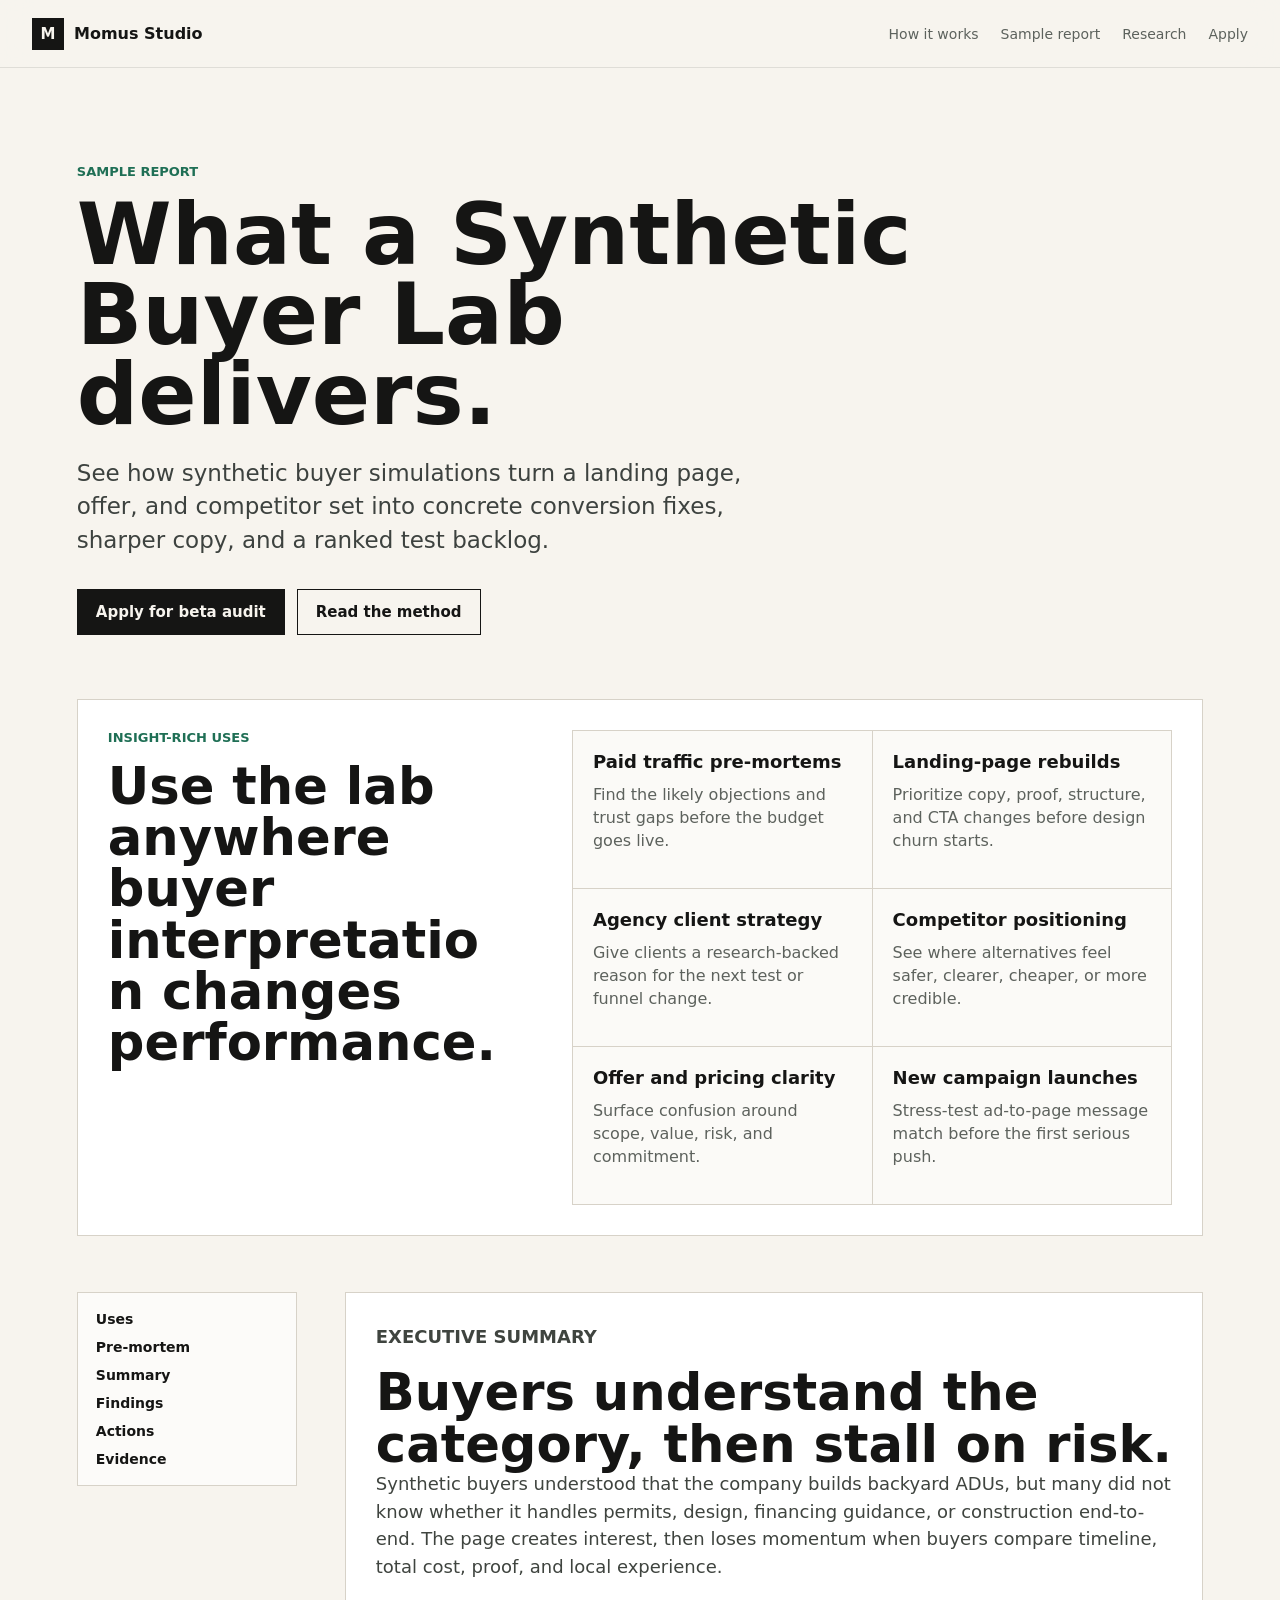
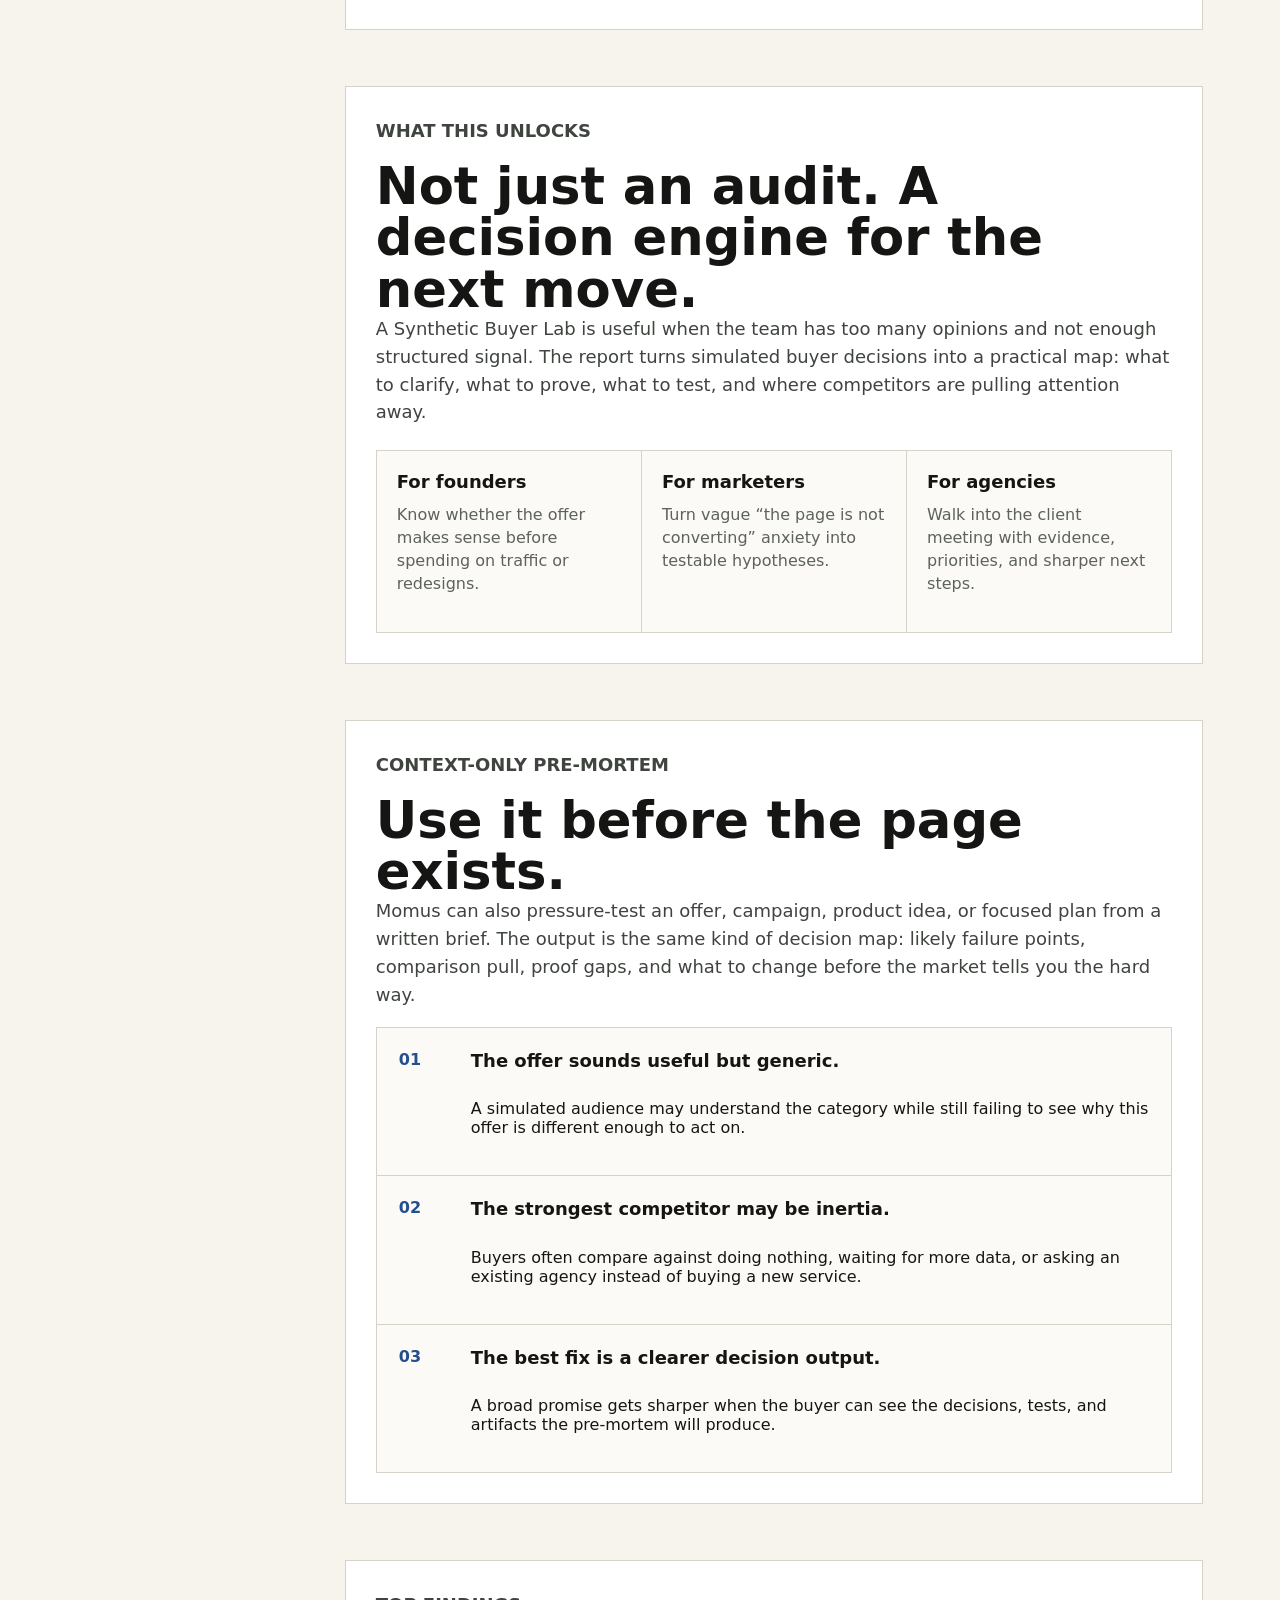
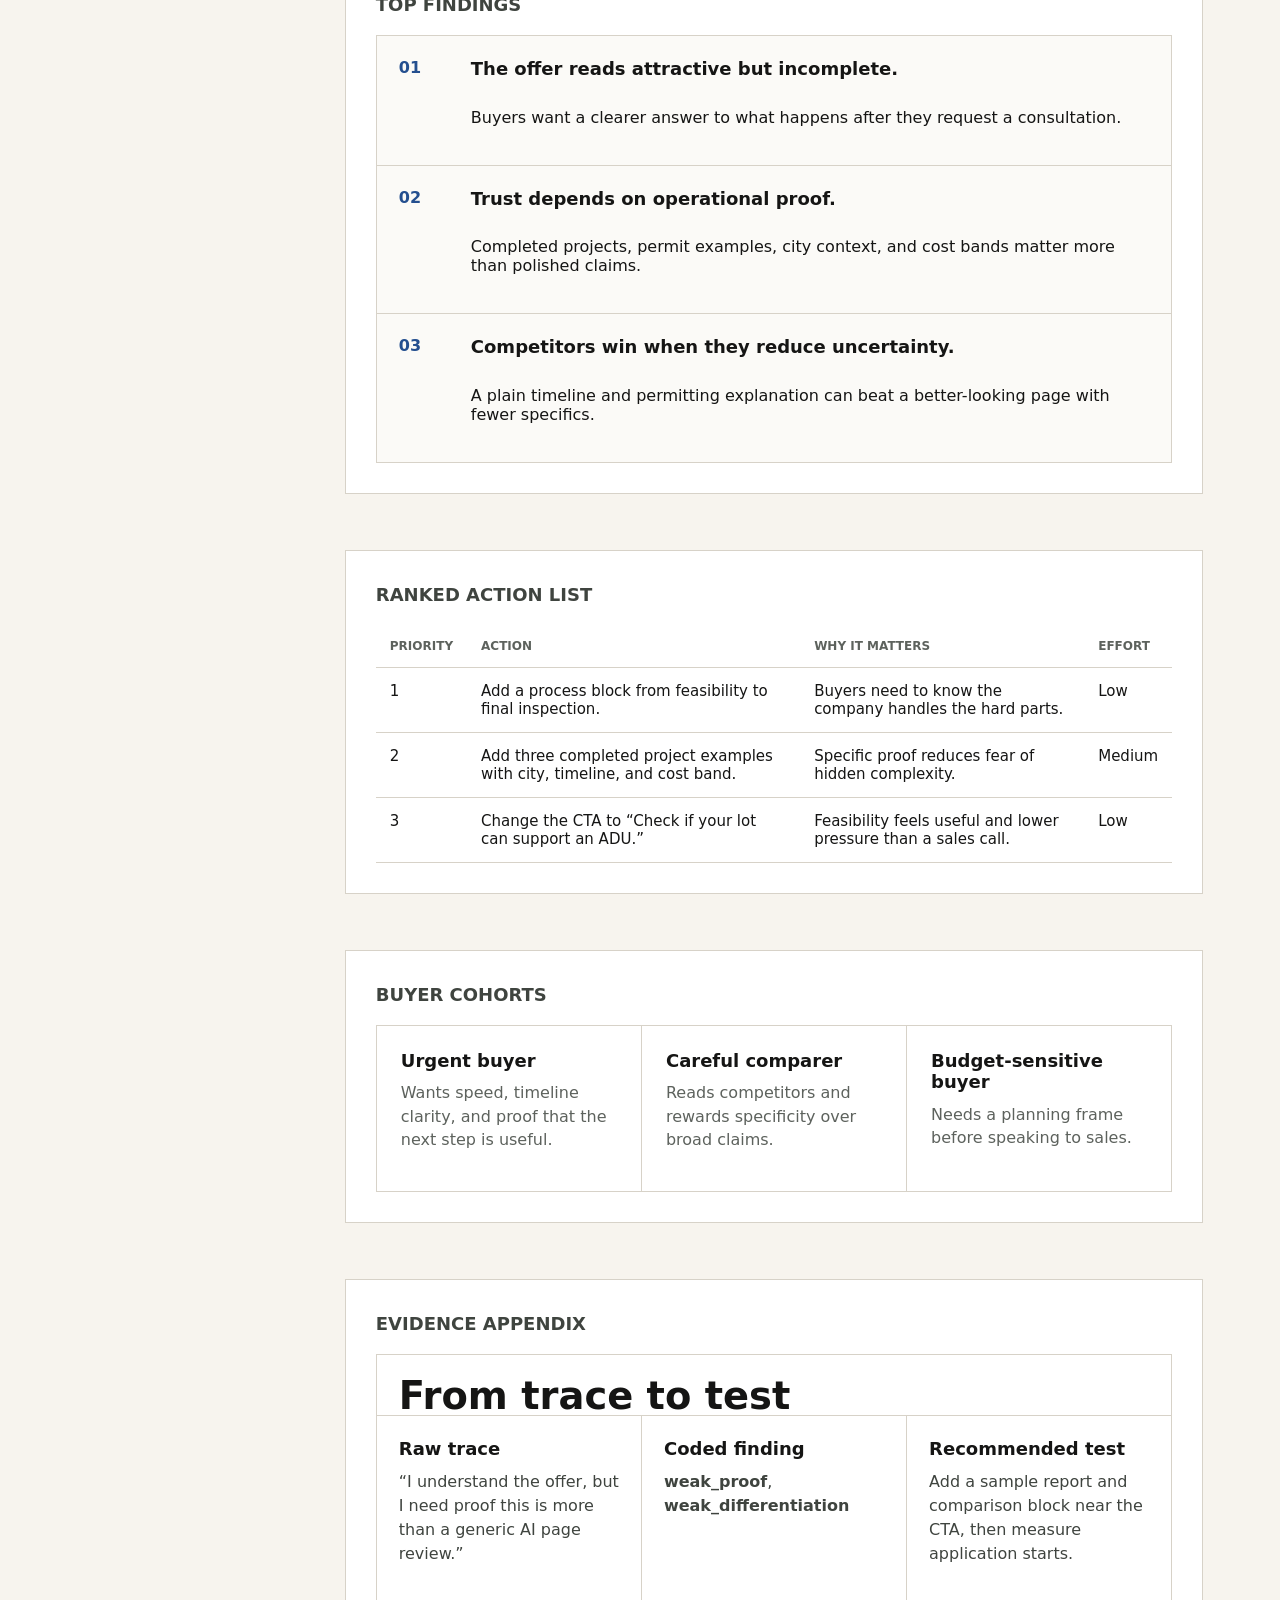
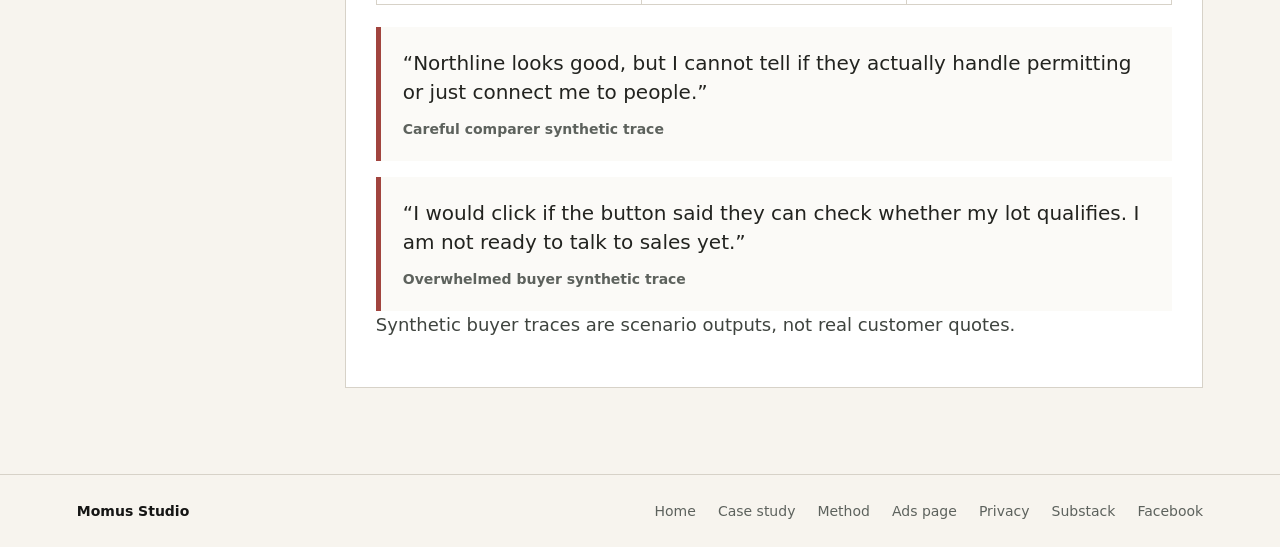
<file: sample-report.html>
<!doctype html>
<html lang="en">
  <head>
    <meta charset="utf-8" />
    <meta name="viewport" content="width=device-width, initial-scale=1" />
    <title>Sample Report | Momus Studio</title>
    <meta
      name="description"
      content="See how Momus Studio turns synthetic buyer simulations into conversion blockers, trust gaps, competitor pull, use cases, and recommended tests."
    />
    <link rel="stylesheet" href="./styles.css" />
    <script src="./analytics.js" defer></script>
  </head>
  <body>
    <header class="site-header">
      <a class="brand" href="./index.html" aria-label="Momus Studio home">
        <span class="brand-mark">M</span>
        <span>Momus Studio</span>
      </a>
      <nav aria-label="Primary navigation">
        <a href="./method.html">How it works</a>
        <a href="./sample-report.html">Sample report</a>
        <a href="./research.html">Research</a>
        <a href="./apply.html">Apply</a>
      </nav>
    </header>

    <main class="page-shell">
      <section class="page-hero">
        <p class="eyebrow">Sample report</p>
        <h1>What a Synthetic Buyer Lab delivers.</h1>
        <p class="lede">
          See how synthetic buyer simulations turn a landing page, offer, and competitor set into
          concrete conversion fixes, sharper copy, and a ranked test backlog.
        </p>
        <div class="actions">
          <a class="button primary" href="./apply.html">Apply for beta audit</a>
          <a class="button secondary" href="./method.html">Read the method</a>
        </div>
      </section>

      <section class="use-case-band">
        <div>
          <p class="section-label">Insight-rich uses</p>
          <h2>Use the lab anywhere buyer interpretation changes performance.</h2>
        </div>
        <div class="use-case-grid">
          <article>
            <h3>Paid traffic pre-mortems</h3>
            <p>Find the likely objections and trust gaps before the budget goes live.</p>
          </article>
          <article>
            <h3>Landing-page rebuilds</h3>
            <p>Prioritize copy, proof, structure, and CTA changes before design churn starts.</p>
          </article>
          <article>
            <h3>Agency client strategy</h3>
            <p>Give clients a research-backed reason for the next test or funnel change.</p>
          </article>
          <article>
            <h3>Competitor positioning</h3>
            <p>See where alternatives feel safer, clearer, cheaper, or more credible.</p>
          </article>
          <article>
            <h3>Offer and pricing clarity</h3>
            <p>Surface confusion around scope, value, risk, and commitment.</p>
          </article>
          <article>
            <h3>New campaign launches</h3>
            <p>Stress-test ad-to-page message match before the first serious push.</p>
          </article>
        </div>
      </section>

      <section class="report-layout">
        <aside class="report-nav" aria-label="Report contents">
          <a href="#uses">Uses</a>
          <a href="#premortem">Pre-mortem</a>
          <a href="#summary">Summary</a>
          <a href="#findings">Findings</a>
          <a href="#actions">Actions</a>
          <a href="#evidence">Evidence</a>
        </aside>

        <article class="report-body">
          <section id="summary">
            <p class="section-label">Executive summary</p>
            <h2>Buyers understand the category, then stall on risk.</h2>
            <p>
              Synthetic buyers understood that the company builds backyard ADUs, but many did not
              know whether it handles permits, design, financing guidance, or construction
              end-to-end. The page creates interest, then loses momentum when buyers compare
              timeline, total cost, proof, and local experience.
            </p>
          </section>

          <section id="uses">
            <p class="section-label">What this unlocks</p>
            <h2>Not just an audit. A decision engine for the next move.</h2>
            <p>
              A Synthetic Buyer Lab is useful when the team has too many opinions and not enough
              structured signal. The report turns simulated buyer decisions into a practical map:
              what to clarify, what to prove, what to test, and where competitors are pulling
              attention away.
            </p>
            <div class="mini-outcomes">
              <div>
                <h3>For founders</h3>
                <p>Know whether the offer makes sense before spending on traffic or redesigns.</p>
              </div>
              <div>
                <h3>For marketers</h3>
                <p>Turn vague “the page is not converting” anxiety into testable hypotheses.</p>
              </div>
              <div>
                <h3>For agencies</h3>
                <p>Walk into the client meeting with evidence, priorities, and sharper next steps.</p>
              </div>
            </div>
          </section>

          <section id="premortem">
            <p class="section-label">Context-only pre-mortem</p>
            <h2>Use it before the page exists.</h2>
            <p>
              Momus can also pressure-test an offer, campaign, product idea, or focused plan from
              a written brief. The output is the same kind of decision map: likely failure points,
              comparison pull, proof gaps, and what to change before the market tells you the hard
              way.
            </p>
            <div class="finding-list">
              <article>
                <span>01</span>
                <h3>The offer sounds useful but generic.</h3>
                <p>
                  A simulated audience may understand the category while still failing to see why
                  this offer is different enough to act on.
                </p>
              </article>
              <article>
                <span>02</span>
                <h3>The strongest competitor may be inertia.</h3>
                <p>
                  Buyers often compare against doing nothing, waiting for more data, or asking an
                  existing agency instead of buying a new service.
                </p>
              </article>
              <article>
                <span>03</span>
                <h3>The best fix is a clearer decision output.</h3>
                <p>
                  A broad promise gets sharper when the buyer can see the decisions, tests, and
                  artifacts the pre-mortem will produce.
                </p>
              </article>
            </div>
          </section>

          <section id="findings">
            <p class="section-label">Top findings</p>
            <div class="finding-list">
              <article>
                <span>01</span>
                <h3>The offer reads attractive but incomplete.</h3>
                <p>Buyers want a clearer answer to what happens after they request a consultation.</p>
              </article>
              <article>
                <span>02</span>
                <h3>Trust depends on operational proof.</h3>
                <p>Completed projects, permit examples, city context, and cost bands matter more than polished claims.</p>
              </article>
              <article>
                <span>03</span>
                <h3>Competitors win when they reduce uncertainty.</h3>
                <p>A plain timeline and permitting explanation can beat a better-looking page with fewer specifics.</p>
              </article>
            </div>
          </section>

          <section id="actions">
            <p class="section-label">Ranked action list</p>
            <div class="table-wrap">
              <table>
                <thead>
                  <tr>
                    <th>Priority</th>
                    <th>Action</th>
                    <th>Why it matters</th>
                    <th>Effort</th>
                  </tr>
                </thead>
                <tbody>
                  <tr>
                    <td>1</td>
                    <td>Add a process block from feasibility to final inspection.</td>
                    <td>Buyers need to know the company handles the hard parts.</td>
                    <td>Low</td>
                  </tr>
                  <tr>
                    <td>2</td>
                    <td>Add three completed project examples with city, timeline, and cost band.</td>
                    <td>Specific proof reduces fear of hidden complexity.</td>
                    <td>Medium</td>
                  </tr>
                  <tr>
                    <td>3</td>
                    <td>Change the CTA to “Check if your lot can support an ADU.”</td>
                    <td>Feasibility feels useful and lower pressure than a sales call.</td>
                    <td>Low</td>
                  </tr>
                </tbody>
              </table>
            </div>
          </section>

          <section>
            <p class="section-label">Buyer cohorts</p>
            <div class="deliverable-grid compact">
              <div>
                <h3>Urgent buyer</h3>
                <p>Wants speed, timeline clarity, and proof that the next step is useful.</p>
              </div>
              <div>
                <h3>Careful comparer</h3>
                <p>Reads competitors and rewards specificity over broad claims.</p>
              </div>
              <div>
                <h3>Budget-sensitive buyer</h3>
                <p>Needs a planning frame before speaking to sales.</p>
              </div>
            </div>
          </section>

          <section id="evidence">
            <p class="section-label">Evidence appendix</p>
            <div class="trace-example">
              <h2>From trace to test</h2>
              <div>
                <h3>Raw trace</h3>
                <p>“I understand the offer, but I need proof this is more than a generic AI page review.”</p>
              </div>
              <div>
                <h3>Coded finding</h3>
                <p><strong>weak_proof</strong>, <strong>weak_differentiation</strong></p>
              </div>
              <div>
                <h3>Recommended test</h3>
                <p>Add a sample report and comparison block near the CTA, then measure application starts.</p>
              </div>
            </div>
            <div class="quote-stack">
              <blockquote>
                “Northline looks good, but I cannot tell if they actually handle permitting or just
                connect me to people.”
                <cite>Careful comparer synthetic trace</cite>
              </blockquote>
              <blockquote>
                “I would click if the button said they can check whether my lot qualifies. I am not
                ready to talk to sales yet.”
                <cite>Overwhelmed buyer synthetic trace</cite>
              </blockquote>
            </div>
            <p class="note">
              Synthetic buyer traces are scenario outputs, not real customer quotes.
            </p>
          </section>
        </article>
      </section>
    </main>

    <footer class="site-footer">
      <span>Momus Studio</span>
      <nav aria-label="Footer navigation">
        <a href="./index.html">Home</a>
        <a href="./case-study.html">Case study</a>
        <a href="./method.html">Method</a>
        <a href="./paid-traffic.html">Ads page</a>
        <a href="./privacy.html">Privacy</a>
        <a href="https://momusresearch.substack.com/" target="_blank" rel="noreferrer">Substack</a>
        <a href="https://www.facebook.com/momusresearch" target="_blank" rel="noreferrer">Facebook</a>
      </nav>
    </footer>
  </body>
</html>
</file>
<file: styles.css>
:root {
  color-scheme: light;
  --ink: #151514;
  --muted: #5d625d;
  --paper: #f7f4ee;
  --panel: #ffffff;
  --line: #d7d2c8;
  --green: #1f6f55;
  --blue: #244f8f;
  --red: #a1443e;
  --gold: #b68b2f;
  --shadow: 0 24px 60px rgba(35, 35, 28, 0.12);
}

* {
  box-sizing: border-box;
}

html {
  scroll-behavior: smooth;
}

body {
  margin: 0;
  background: var(--paper);
  color: var(--ink);
  font-family:
    Inter, ui-sans-serif, system-ui, -apple-system, BlinkMacSystemFont, "Segoe UI", sans-serif;
  overflow-x: hidden;
}

a {
  color: inherit;
  text-decoration: none;
}

.site-header {
  position: sticky;
  top: 0;
  z-index: 5;
  display: flex;
  align-items: center;
  justify-content: space-between;
  min-height: 68px;
  padding: 0 32px;
  border-bottom: 1px solid rgba(21, 21, 20, 0.1);
  background: rgba(247, 244, 238, 0.9);
  backdrop-filter: blur(16px);
}

.brand {
  display: inline-flex;
  align-items: center;
  gap: 10px;
  font-weight: 750;
}

.brand-mark {
  display: grid;
  width: 32px;
  height: 32px;
  place-items: center;
  border: 1px solid var(--ink);
  background: var(--ink);
  color: var(--paper);
  font-size: 15px;
}

nav {
  display: flex;
  flex-wrap: wrap;
  gap: 22px;
  color: var(--muted);
  font-size: 14px;
}

nav a:hover {
  color: var(--ink);
}

main {
  overflow: hidden;
}

.hero {
  display: grid;
  grid-template-columns: minmax(0, 1.05fr) minmax(360px, 0.95fr);
  gap: 56px;
  align-items: center;
  min-height: calc(100vh - 176px);
  padding: 56px clamp(24px, 6vw, 88px) 40px;
}

.hero-copy {
  max-width: 760px;
}

.eyebrow,
.section-label {
  margin: 0 0 16px;
  color: var(--green);
  font-size: 13px;
  font-weight: 800;
  letter-spacing: 0;
  text-transform: uppercase;
}

h1,
h2,
h3,
p {
  margin-top: 0;
}

h1 {
  max-width: 880px;
  margin-bottom: 22px;
  font-size: clamp(48px, 8vw, 104px);
  line-height: 0.93;
  letter-spacing: 0;
  overflow-wrap: break-word;
}

h2 {
  margin-bottom: 0;
  font-size: clamp(30px, 4vw, 56px);
  line-height: 1;
  letter-spacing: 0;
}

h3 {
  margin-bottom: 10px;
  font-size: 18px;
  line-height: 1.2;
}

.lede {
  max-width: 680px;
  color: #3d423f;
  font-size: clamp(18px, 2vw, 23px);
  line-height: 1.45;
}

.actions {
  display: flex;
  flex-wrap: wrap;
  gap: 12px;
  margin-top: 32px;
}

.button {
  display: inline-flex;
  align-items: center;
  justify-content: center;
  min-height: 46px;
  padding: 0 18px;
  border: 1px solid var(--ink);
  font-size: 15px;
  font-weight: 750;
}

.button.primary {
  background: var(--ink);
  color: var(--paper);
}

.button.secondary {
  background: transparent;
  color: var(--ink);
}

a:focus-visible,
button:focus-visible,
input:focus-visible,
textarea:focus-visible,
select:focus-visible {
  outline: 3px solid var(--gold);
  outline-offset: 3px;
}

button:disabled {
  cursor: wait;
  opacity: 0.62;
}

.hero-offer {
  width: 100%;
  max-width: 520px;
  margin-left: auto;
  border: 1px solid var(--line);
  background: var(--panel);
  box-shadow: var(--shadow);
}

.hero-offer > .section-label {
  margin: 0;
  padding: 20px 24px;
  border-bottom: 1px solid var(--line);
}

.hero-offer ul {
  margin: 0;
  padding: 0;
  list-style: none;
}

.hero-offer li {
  display: grid;
  grid-template-columns: 92px 1fr;
  gap: 16px;
  align-items: baseline;
  padding: 18px 24px;
  border-bottom: 1px solid var(--line);
}

.hero-offer li strong {
  font-size: 22px;
  line-height: 1;
}

.hero-offer li span {
  color: var(--muted);
  line-height: 1.4;
}

.hero-offer-price {
  display: flex;
  align-items: flex-end;
  justify-content: space-between;
  gap: 20px;
  padding: 22px 24px;
  background: #fbfaf7;
}

.hero-offer-price span {
  color: var(--muted);
  font-size: 12px;
  font-weight: 800;
  text-transform: uppercase;
}

.hero-offer-price strong {
  font-size: 42px;
  line-height: 0.9;
}

.signal-board {
  width: 100%;
  max-width: 600px;
  margin-left: auto;
  padding: 14px;
  border: 1px solid var(--line);
  background: var(--panel);
  box-shadow: var(--shadow);
}

.signal-row {
  display: grid;
  grid-template-columns: 1fr 1fr 1.1fr;
  gap: 12px;
  min-height: 58px;
  align-items: center;
  padding: 12px 14px;
  border-bottom: 1px solid #e8e3d8;
  font-size: 14px;
}

.signal-row.heading {
  min-height: 38px;
  color: var(--muted);
  font-size: 12px;
  font-weight: 800;
  text-transform: uppercase;
}

.signal-row.hot {
  border-left: 5px solid var(--red);
}

.signal-row.cool {
  border-left: 5px solid var(--blue);
}

.trace {
  display: flex;
  align-items: center;
  gap: 10px;
  min-height: 54px;
  padding: 0 14px;
  color: var(--muted);
  font-size: 14px;
}

.trace-dot {
  width: 10px;
  height: 10px;
  border-radius: 999px;
  background: var(--gold);
}

.intro,
.fit {
  display: grid;
  grid-template-columns: minmax(0, 0.9fr) minmax(320px, 1.1fr);
  gap: clamp(28px, 6vw, 88px);
  padding: 86px clamp(24px, 6vw, 88px);
  border-top: 1px solid var(--line);
}

.intro > p,
.fit li,
.closing p {
  color: #3f443f;
  font-size: 20px;
  line-height: 1.5;
}

.process {
  display: grid;
  grid-template-columns: repeat(4, 1fr);
  border-top: 1px solid var(--line);
  border-bottom: 1px solid var(--line);
}

.process article {
  min-height: 250px;
  padding: 28px;
  border-right: 1px solid var(--line);
  background: #fbfaf7;
}

.process article:last-child {
  border-right: 0;
}

.process span {
  display: inline-block;
  margin-bottom: 54px;
  color: var(--blue);
  font-weight: 850;
}

.process p,
.deliverable-grid p {
  color: var(--muted);
  line-height: 1.45;
}

.proof-path,
.comparison,
.next-steps {
  padding: 72px clamp(24px, 6vw, 88px);
  border-top: 1px solid var(--line);
  background: #fbfaf7;
}

.proof-path {
  display: grid;
  grid-template-columns: minmax(0, 0.8fr) minmax(0, 1.2fr);
  gap: clamp(28px, 6vw, 72px);
  align-items: start;
}

.proof-path-early {
  border-bottom: 1px solid var(--line);
  background: var(--panel);
}

.proof-link {
  grid-column: 2;
  justify-self: start;
  color: var(--green);
  font-size: 14px;
  font-weight: 800;
}

.proof-steps,
.comparison-grid {
  display: grid;
  gap: 1px;
  border: 1px solid var(--line);
  background: var(--line);
}

.proof-steps {
  grid-template-columns: repeat(3, minmax(0, 1fr));
}

.proof-steps article,
.comparison-grid div,
.trace-example div {
  min-width: 0;
  padding: 22px;
  background: var(--panel);
}

.proof-steps span {
  display: block;
  margin-bottom: 16px;
  color: var(--blue);
  font-size: 12px;
  font-weight: 850;
  text-transform: uppercase;
}

.proof-steps p,
.comparison-grid p,
.next-steps li,
.trace-example p {
  color: #3f443f;
  line-height: 1.5;
  overflow-wrap: anywhere;
}

.comparison h2,
.next-steps h2 {
  max-width: 780px;
  margin-bottom: 28px;
}

.comparison-grid {
  grid-template-columns: repeat(4, minmax(0, 1fr));
}

.next-steps {
  margin-top: 0;
  background: transparent;
}

.next-steps ol {
  display: grid;
  gap: 14px;
  max-width: 760px;
  margin: 26px 0 0;
  padding-left: 24px;
}

.case-promo,
.case-summary,
.case-recommendations {
  display: grid;
  grid-template-columns: minmax(0, 0.9fr) minmax(0, 1.1fr);
  gap: clamp(28px, 6vw, 72px);
  align-items: start;
  padding: 72px clamp(24px, 6vw, 88px);
  border-top: 1px solid var(--line);
}

.case-promo {
  background: var(--panel);
}

.research-note {
  margin-top: 0;
  background: #fbfaf7;
}

.research-note > * {
  min-width: 0;
}

.research-note > p {
  max-width: 760px;
  overflow-wrap: anywhere;
}

.case-promo p,
.case-summary > p {
  color: #3f443f;
  font-size: 20px;
  line-height: 1.5;
}

.case-promo .button {
  justify-self: start;
}

.case-hero {
  max-width: 1080px;
}

.case-metrics {
  display: grid;
  grid-template-columns: repeat(4, minmax(0, 1fr));
  gap: 1px;
  margin-bottom: 56px;
  border: 1px solid var(--line);
  background: var(--line);
}

.case-metrics div {
  min-width: 0;
  padding: 24px;
  background: var(--panel);
}

.case-metrics span {
  display: block;
  margin-bottom: 10px;
  color: var(--red);
  font-size: clamp(44px, 6vw, 72px);
  font-weight: 850;
  line-height: 0.95;
}

.case-metrics p,
.case-list p,
.case-trace-grid p {
  color: var(--muted);
  line-height: 1.45;
  overflow-wrap: anywhere;
}

.case-summary,
.case-table-section,
.case-trace,
.case-recommendations {
  margin-bottom: 56px;
}

.case-table-section,
.case-trace {
  padding: 30px;
  border: 1px solid var(--line);
  background: var(--panel);
}

.case-table-section h2,
.case-trace h2 {
  margin-bottom: 26px;
}

.table-intro {
  max-width: 780px;
  margin-bottom: 24px;
  color: #3f443f;
  font-size: 18px;
  line-height: 1.5;
}

.case-trace-grid,
.case-list {
  display: grid;
  gap: 1px;
  border: 1px solid var(--line);
  background: var(--line);
}

.case-trace-grid {
  grid-template-columns: repeat(3, minmax(0, 1fr));
}

.case-list {
  grid-template-columns: repeat(2, minmax(0, 1fr));
}

.case-trace-grid article,
.case-list article {
  min-width: 0;
  padding: 22px;
  background: #fbfaf7;
}

.case-trace-grid span {
  display: block;
  margin-bottom: 16px;
  color: var(--blue);
  font-size: 12px;
  font-weight: 850;
  text-transform: uppercase;
}

.paid-header {
  position: static;
}

.paid-hero {
  display: grid;
  grid-template-columns: minmax(0, 1.05fr) minmax(360px, 0.75fr);
  gap: clamp(34px, 6vw, 80px);
  align-items: center;
  min-height: calc(100vh - 68px);
  padding: 68px clamp(24px, 6vw, 88px);
}

.paid-copy {
  max-width: 860px;
}

.paid-proof-panel {
  min-width: 0;
  padding: 28px;
  border: 1px solid var(--line);
  background: var(--panel);
  box-shadow: var(--shadow);
}

.paid-proof-panel h2 {
  margin-bottom: 24px;
  font-size: clamp(28px, 3vw, 42px);
}

.paid-proof-panel ul {
  display: grid;
  gap: 14px;
  margin: 0;
  padding-left: 20px;
  color: #3f443f;
  line-height: 1.5;
}

.paid-proof-strip,
.paid-grid,
.paid-process > div {
  display: grid;
  gap: 1px;
  border: 1px solid var(--line);
  background: var(--line);
}

.paid-proof-strip {
  grid-template-columns: repeat(3, minmax(0, 1fr));
  margin: 0 clamp(24px, 6vw, 88px) 72px;
}

.paid-proof-strip article,
.paid-grid article,
.paid-process article {
  min-width: 0;
  padding: 24px;
  background: var(--panel);
}

.paid-proof-strip span,
.paid-process span {
  display: block;
  margin-bottom: 16px;
  color: var(--blue);
  font-size: 12px;
  font-weight: 850;
  text-transform: uppercase;
}

.paid-proof-strip p,
.paid-grid p,
.paid-process p,
.paid-offer p,
.paid-problem > p {
  color: var(--muted);
  line-height: 1.5;
}

.paid-proof-strip a {
  color: var(--green);
  font-size: 14px;
  font-weight: 800;
}

.paid-problem,
.paid-value,
.paid-offer {
  display: grid;
  grid-template-columns: minmax(0, 0.9fr) minmax(0, 1.1fr);
  gap: clamp(28px, 6vw, 72px);
  align-items: start;
  padding: 72px clamp(24px, 6vw, 88px);
  border-top: 1px solid var(--line);
}

.paid-problem > p {
  font-size: 20px;
}

.paid-value {
  background: var(--panel);
}

.paid-value-grid {
  display: grid;
  grid-template-columns: repeat(3, minmax(0, 1fr));
  gap: 1px;
  border: 1px solid var(--line);
  background: var(--line);
}

.paid-value-grid article {
  min-width: 0;
  padding: 22px;
  background: #fbfaf7;
}

.paid-value-grid p {
  color: var(--muted);
  line-height: 1.5;
}

.paid-grid {
  grid-template-columns: repeat(4, minmax(0, 1fr));
  margin: 0 clamp(24px, 6vw, 88px) 72px;
}

.paid-process {
  padding: 72px clamp(24px, 6vw, 88px);
  border-top: 1px solid var(--line);
  background: #fbfaf7;
}

.paid-process > div {
  grid-template-columns: repeat(4, minmax(0, 1fr));
  margin-top: 28px;
}

.paid-offer {
  background: #181816;
  color: var(--paper);
}

.paid-offer .section-label {
  color: #dbc06d;
}

.paid-offer .button {
  justify-self: start;
  align-self: end;
  border-color: var(--paper);
  background: var(--paper);
  color: var(--ink);
}

.deliverables {
  padding: 86px clamp(24px, 6vw, 88px);
}

.deliverables h2 {
  max-width: 780px;
  margin-bottom: 34px;
}

.deliverable-grid {
  display: grid;
  grid-template-columns: repeat(3, 1fr);
  gap: 1px;
  background: var(--line);
  border: 1px solid var(--line);
}

.deliverable-grid:has(> :nth-child(4):last-child) {
  grid-template-columns: repeat(2, 1fr);
}

.deliverable-grid div {
  min-height: 190px;
  padding: 24px;
  background: var(--panel);
}

.fit ul {
  display: grid;
  gap: 16px;
  margin: 0;
  padding: 0;
  list-style: none;
}

.fit li {
  padding-bottom: 16px;
  border-bottom: 1px solid var(--line);
}

.closing {
  padding: 86px clamp(24px, 6vw, 88px) 104px;
  background: #181816;
  color: var(--paper);
}

.closing .section-label {
  color: #dbc06d;
}

.closing h2 {
  max-width: 780px;
  margin-bottom: 22px;
}

.closing p {
  max-width: 720px;
  color: #d8d4ca;
}

.closing .button.primary {
  margin-top: 20px;
  border-color: var(--paper);
  background: var(--paper);
  color: var(--ink);
}

.site-footer {
  display: flex;
  justify-content: space-between;
  gap: 24px;
  padding: 28px clamp(24px, 6vw, 88px);
  border-top: 1px solid var(--line);
  color: var(--muted);
  font-size: 14px;
}

.site-footer span {
  color: var(--ink);
  font-weight: 800;
}

.page-shell {
  padding: 0 clamp(18px, 6vw, 88px) 86px;
  overflow-x: hidden;
}

.page-hero {
  max-width: 980px;
  padding: 96px 0 64px;
}

.page-hero h1 {
  font-size: clamp(44px, 7vw, 86px);
}

.compact-hero {
  max-width: 820px;
  padding-bottom: 36px;
}

.compact-hero h1 {
  font-size: clamp(44px, 5.8vw, 76px);
}

.hero-summary {
  max-width: 620px;
  margin-bottom: 28px;
  color: #3d423f;
  font-size: clamp(18px, 2vw, 23px);
  line-height: 1.45;
}

.audit-brief {
  max-width: 720px;
  border: 1px solid var(--line);
  background: var(--panel);
}

.audit-brief ul {
  display: grid;
  gap: 0;
  margin: 0;
  padding: 0;
  list-style: none;
}

.audit-brief li {
  position: relative;
  display: grid;
  gap: 5px;
  padding: 20px 24px 20px 54px;
  border-bottom: 1px solid var(--line);
}

.audit-brief li::before {
  position: absolute;
  top: 22px;
  left: 24px;
  width: 10px;
  height: 10px;
  background: var(--green);
  content: "";
}

.audit-brief li strong {
  font-size: 17px;
  line-height: 1.25;
}

.audit-brief li span {
  color: var(--muted);
  font-size: 15px;
  line-height: 1.45;
}

.audit-brief-footer {
  display: flex;
  align-items: center;
  justify-content: space-between;
  gap: 18px;
  padding: 18px 20px 18px 24px;
  background: #fbfaf7;
}

.audit-brief-footer p {
  display: grid;
  gap: 2px;
  margin: 0;
}

.audit-brief-footer p span {
  color: var(--muted);
  font-size: 12px;
  font-weight: 800;
  text-transform: uppercase;
}

.audit-brief-footer p strong {
  font-size: 28px;
  line-height: 1;
}

.report-layout {
  display: grid;
  grid-template-columns: 220px minmax(0, 1fr);
  gap: 48px;
  align-items: start;
}

.report-layout > *,
.split-page > * {
  min-width: 0;
}

.report-nav {
  position: sticky;
  top: 96px;
  display: grid;
  gap: 12px;
  padding: 18px;
  border: 1px solid var(--line);
  background: rgba(255, 255, 255, 0.64);
  font-size: 14px;
  font-weight: 750;
}

.report-body {
  display: grid;
  gap: 56px;
  max-width: 980px;
  min-width: 0;
}

.report-body section,
.form-section,
.principles,
.text-page section {
  padding: 30px;
  border: 1px solid var(--line);
  background: var(--panel);
}

.report-body section > p,
.form-section p,
.principles p,
.text-page p {
  color: #3f443f;
  font-size: 18px;
  line-height: 1.55;
  overflow-wrap: break-word;
}

.report-body h2,
.report-body h3,
.use-case-band h2,
.use-case-band h3 {
  overflow-wrap: anywhere;
}

.use-case-band {
  display: grid;
  grid-template-columns: minmax(0, 0.8fr) minmax(0, 1.2fr);
  gap: clamp(26px, 5vw, 64px);
  align-items: start;
  margin-bottom: 56px;
  padding: 30px;
  border: 1px solid var(--line);
  background: var(--panel);
}

.use-case-band h2 {
  font-size: clamp(30px, 4vw, 54px);
}

.use-case-grid,
.mini-outcomes {
  display: grid;
  grid-template-columns: repeat(2, minmax(0, 1fr));
  gap: 1px;
  border: 1px solid var(--line);
  background: var(--line);
}

.use-case-grid article,
.mini-outcomes div {
  min-width: 0;
  padding: 20px;
  background: #fbfaf7;
}

.use-case-grid p,
.mini-outcomes p {
  color: var(--muted);
  line-height: 1.45;
}

.mini-outcomes {
  grid-template-columns: repeat(3, minmax(0, 1fr));
  margin-top: 24px;
}

.finding-list {
  display: grid;
  gap: 1px;
  border: 1px solid var(--line);
  background: var(--line);
}

.finding-list article {
  display: grid;
  grid-template-columns: 54px 1fr;
  gap: 18px;
  padding: 22px;
  background: #fbfaf7;
}

.finding-list span,
.method-grid span {
  color: var(--blue);
  font-weight: 850;
}

.finding-list h3,
.finding-list p {
  grid-column: 2;
}

.table-wrap {
  overflow-x: auto;
}

table {
  width: 100%;
  border-collapse: collapse;
  min-width: 720px;
  font-size: 15px;
}

th,
td {
  padding: 14px;
  border-bottom: 1px solid var(--line);
  text-align: left;
  vertical-align: top;
}

th {
  color: var(--muted);
  font-size: 12px;
  text-transform: uppercase;
}

.compact div {
  min-height: 150px;
}

.quote-stack {
  display: grid;
  gap: 16px;
}

.trace-example {
  display: grid;
  grid-template-columns: repeat(3, minmax(0, 1fr));
  gap: 1px;
  margin-bottom: 22px;
  border: 1px solid var(--line);
  background: var(--line);
}

.trace-example h2 {
  grid-column: 1 / -1;
  padding: 22px 22px 0;
  background: var(--panel);
  font-size: clamp(28px, 3vw, 40px);
}

blockquote {
  margin: 0;
  padding: 22px;
  border-left: 5px solid var(--red);
  background: #fbfaf7;
  color: #22231f;
  font-size: 20px;
  line-height: 1.45;
}

cite {
  display: block;
  margin-top: 12px;
  color: var(--muted);
  font-size: 14px;
  font-style: normal;
  font-weight: 750;
}

.note,
.form-note {
  color: var(--muted);
  font-size: 14px;
}

.form-note a {
  color: var(--green);
  font-weight: 800;
}

.split-page {
  display: grid;
  grid-template-columns: minmax(0, 0.9fr) minmax(420px, 1.1fr);
  gap: 54px;
  align-items: start;
}

.form-section {
  margin-top: 96px;
}

.beta-form {
  display: grid;
  gap: 16px;
  margin-top: 28px;
}

.form-trust {
  margin: -2px 0 0;
  color: var(--muted);
  font-size: 13px !important;
  line-height: 1.45 !important;
}

.form-trust a {
  color: var(--green);
  font-weight: 800;
}

label {
  display: grid;
  gap: 8px;
  color: var(--ink);
  font-size: 14px;
  font-weight: 800;
}

input,
textarea,
select {
  width: 100%;
  border: 1px solid var(--line);
  border-radius: 0;
  background: #fbfaf7;
  color: var(--ink);
  font: inherit;
  font-size: 16px;
  padding: 12px;
}

textarea {
  resize: vertical;
}

.method-grid {
  display: grid;
  grid-template-columns: repeat(2, 1fr);
  gap: 1px;
  border: 1px solid var(--line);
  background: var(--line);
}

.method-grid article {
  min-height: 260px;
  padding: 28px;
  background: var(--panel);
}

.method-grid h2 {
  margin-top: 38px;
  font-size: clamp(26px, 3vw, 40px);
}

.method-grid p {
  color: var(--muted);
  font-size: 18px;
  line-height: 1.5;
}

.principles {
  margin-top: 56px;
}

.two-column {
  display: grid;
  grid-template-columns: repeat(2, 1fr);
  gap: 34px;
}

.two-column ul {
  margin: 0;
  padding-left: 20px;
  color: #3f443f;
  font-size: 18px;
  line-height: 1.7;
}

.text-page {
  display: grid;
  gap: 20px;
  max-width: 920px;
}

.text-page .page-hero {
  padding-bottom: 24px;
}

@media (max-width: 920px) {
  .site-header {
    padding: 0 18px;
  }

  nav {
    gap: 14px;
    font-size: 13px;
  }

  .hero,
  .paid-hero,
  .intro,
  .fit,
  .proof-path,
  .case-promo,
  .case-summary,
  .case-recommendations,
  .paid-problem,
  .paid-value,
  .paid-offer {
    grid-template-columns: 1fr;
  }

  .hero {
    min-height: auto;
    padding-top: 56px;
  }

  .signal-board {
    max-width: none;
    margin-left: 0;
  }

  .hero-offer {
    max-width: none;
    margin-left: 0;
  }

  .proof-link {
    grid-column: auto;
  }

  .process,
  .deliverable-grid {
    grid-template-columns: repeat(2, 1fr);
  }

  .report-layout,
  .split-page {
    display: block;
  }

  .report-nav {
    position: static;
    display: flex;
    flex-wrap: wrap;
  }

  .form-section {
    margin-top: 0;
    width: min(100%, 340px);
    max-width: 340px;
  }

  .method-grid,
  .two-column,
  .use-case-band {
    grid-template-columns: 1fr;
  }

  .proof-steps,
  .comparison-grid,
  .trace-example,
  .case-metrics,
  .case-trace-grid,
  .case-list,
  .paid-proof-strip,
  .paid-grid,
  .paid-value-grid,
  .paid-process > div {
    grid-template-columns: repeat(2, minmax(0, 1fr));
  }

  .mini-outcomes {
    grid-template-columns: 1fr;
  }

  .process article:nth-child(2) {
    border-right: 0;
  }
}

@media (max-width: 620px) {
  .site-header {
    align-items: flex-start;
    min-height: 92px;
    flex-direction: column;
    justify-content: center;
    gap: 10px;
  }

  .hero {
    padding: 38px 18px 34px;
  }

  h1 {
    max-width: 9ch;
    font-size: 36px;
    line-height: 1;
  }

  .hero-copy,
  .lede,
  .hero-offer {
    width: min(100%, 340px);
    max-width: 340px;
  }

  .signal-board {
    width: min(100%, 340px);
  }

  .eyebrow,
  .section-label {
    font-size: 12px;
    line-height: 1.25;
    white-space: normal;
  }

  .actions,
  .button {
    width: 100%;
  }

  .signal-row {
    grid-template-columns: 1fr;
    gap: 6px;
  }

  .intro,
  .deliverables,
  .fit,
  .closing,
  .page-shell,
  .paid-hero,
  .proof-path,
  .comparison,
  .next-steps,
  .case-promo,
  .case-summary,
  .case-recommendations,
  .paid-problem,
  .paid-value,
  .paid-process,
  .paid-offer {
    padding: 58px 18px;
  }

  .paid-proof-strip,
  .paid-grid {
    margin: 0 18px 58px;
  }

  .page-hero {
    padding: 0 0 36px;
  }

  .page-hero h1 {
    max-width: 9ch;
    font-size: 36px;
  }

  .hero-summary,
  .audit-brief {
    width: min(100%, 340px);
    max-width: 340px;
  }

  .audit-brief li {
    padding: 18px 18px 18px 46px;
  }

  .audit-brief li::before {
    top: 21px;
    left: 20px;
  }

  .audit-brief-footer {
    align-items: stretch;
    flex-direction: column;
  }

  .process,
  .deliverable-grid,
  .use-case-grid,
  .proof-steps,
  .comparison-grid,
  .trace-example,
  .case-metrics,
  .case-trace-grid,
  .case-list,
  .paid-proof-strip,
  .paid-grid,
  .paid-value-grid,
  .paid-process > div {
    grid-template-columns: 1fr;
  }

  .process article {
    min-height: 210px;
    border-right: 0;
    border-bottom: 1px solid var(--line);
  }

  .process span {
    margin-bottom: 36px;
  }

  .site-footer {
    flex-direction: column;
    padding: 24px 18px;
  }

  .report-body section,
  .form-section,
  .principles,
  .text-page section,
  .use-case-band,
  .case-table-section,
  .case-trace {
    padding: 22px;
  }

  .use-case-band,
  .case-promo,
  .use-case-grid,
  .mini-outcomes,
  .proof-steps,
  .comparison-grid,
  .trace-example,
  .case-metrics,
  .case-table-section,
  .case-trace,
  .paid-proof-panel,
  .case-trace-grid,
  .case-list,
  .paid-proof-strip,
  .paid-grid,
  .paid-value-grid,
  .paid-process > div,
  .report-body,
  .report-body section,
  .finding-list,
  .finding-list article,
  .deliverable-grid,
  .quote-stack,
  blockquote {
    width: min(100%, 340px);
    max-width: 340px;
  }

  .use-case-band h2,
  .intro h2,
  .fit h2,
  .deliverables h2,
  .closing h2,
  .report-body h2,
  .proof-path h2,
  .comparison h2,
  .next-steps h2,
  .case-promo h2,
  .case-summary h2,
  .case-table-section h2,
  .case-trace h2,
  .case-recommendations h2,
  .paid-hero h1,
  .paid-proof-panel h2,
  .paid-problem h2,
  .paid-value h2,
  .paid-offer h2 {
    max-width: 10ch;
    font-size: 31px;
    line-height: 1.05;
  }

  .use-case-grid article,
  .mini-outcomes div,
  .proof-steps article,
  .comparison-grid div,
  .trace-example div,
  .case-metrics div,
  .case-trace-grid article,
  .case-list article,
  .paid-proof-strip article,
  .paid-grid article,
  .paid-value-grid article,
  .paid-process article {
    width: 100%;
    max-width: 100%;
  }

  .finding-list article {
    grid-template-columns: 1fr;
  }

  .finding-list h3,
  .finding-list p {
    grid-column: auto;
  }

  blockquote {
    font-size: 18px;
  }
}
</file>
